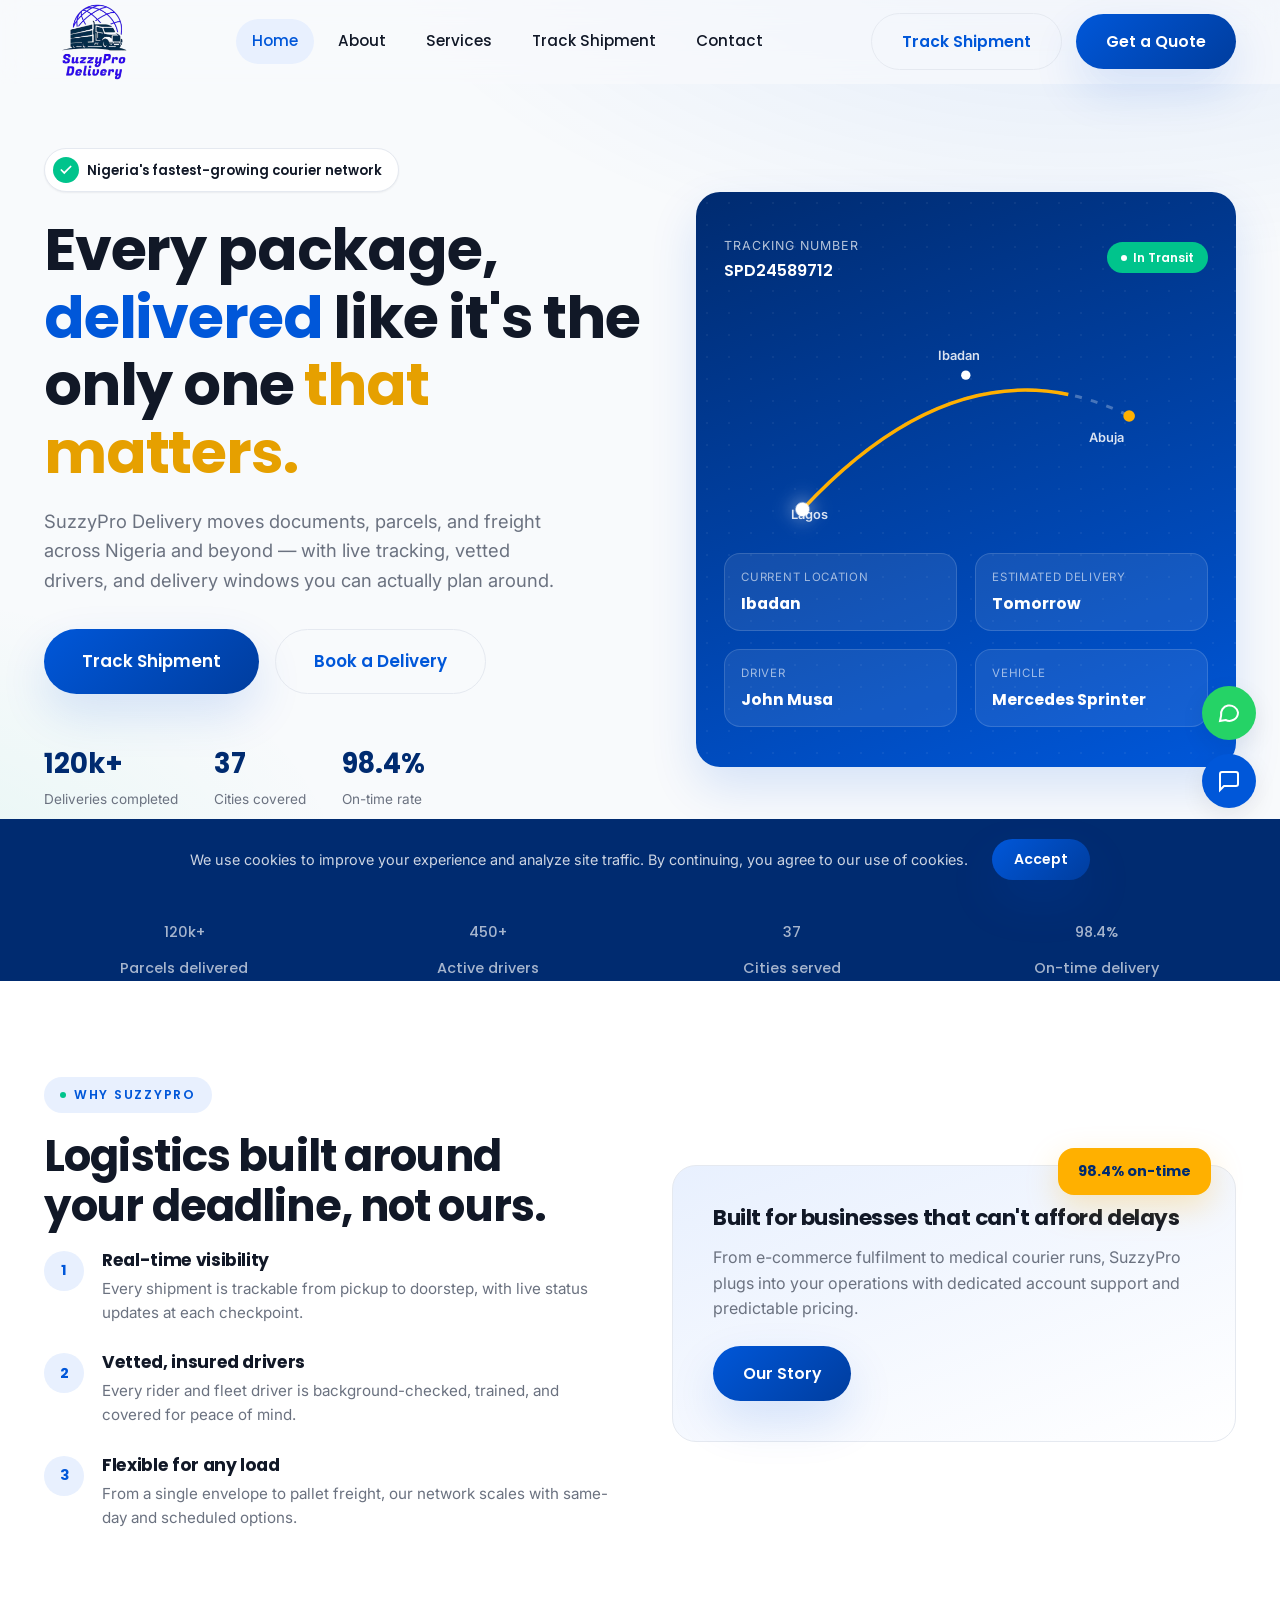
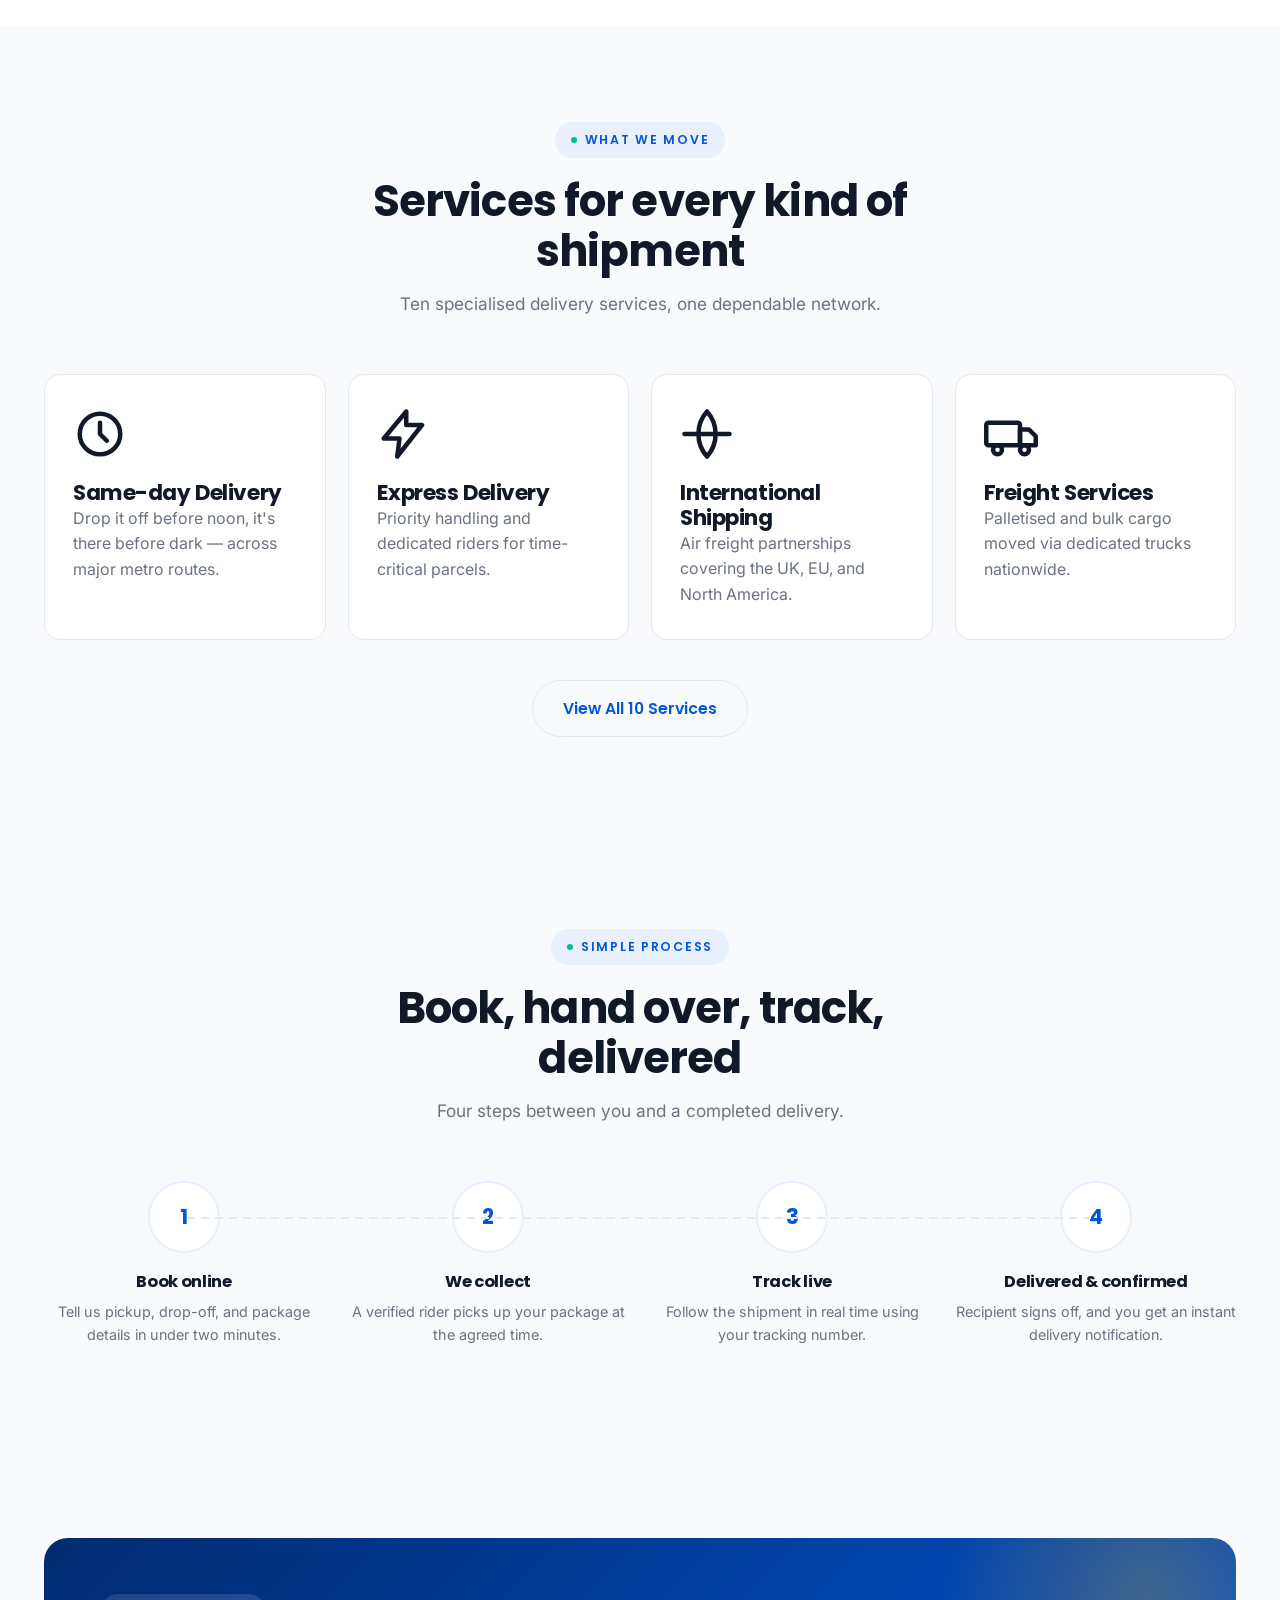
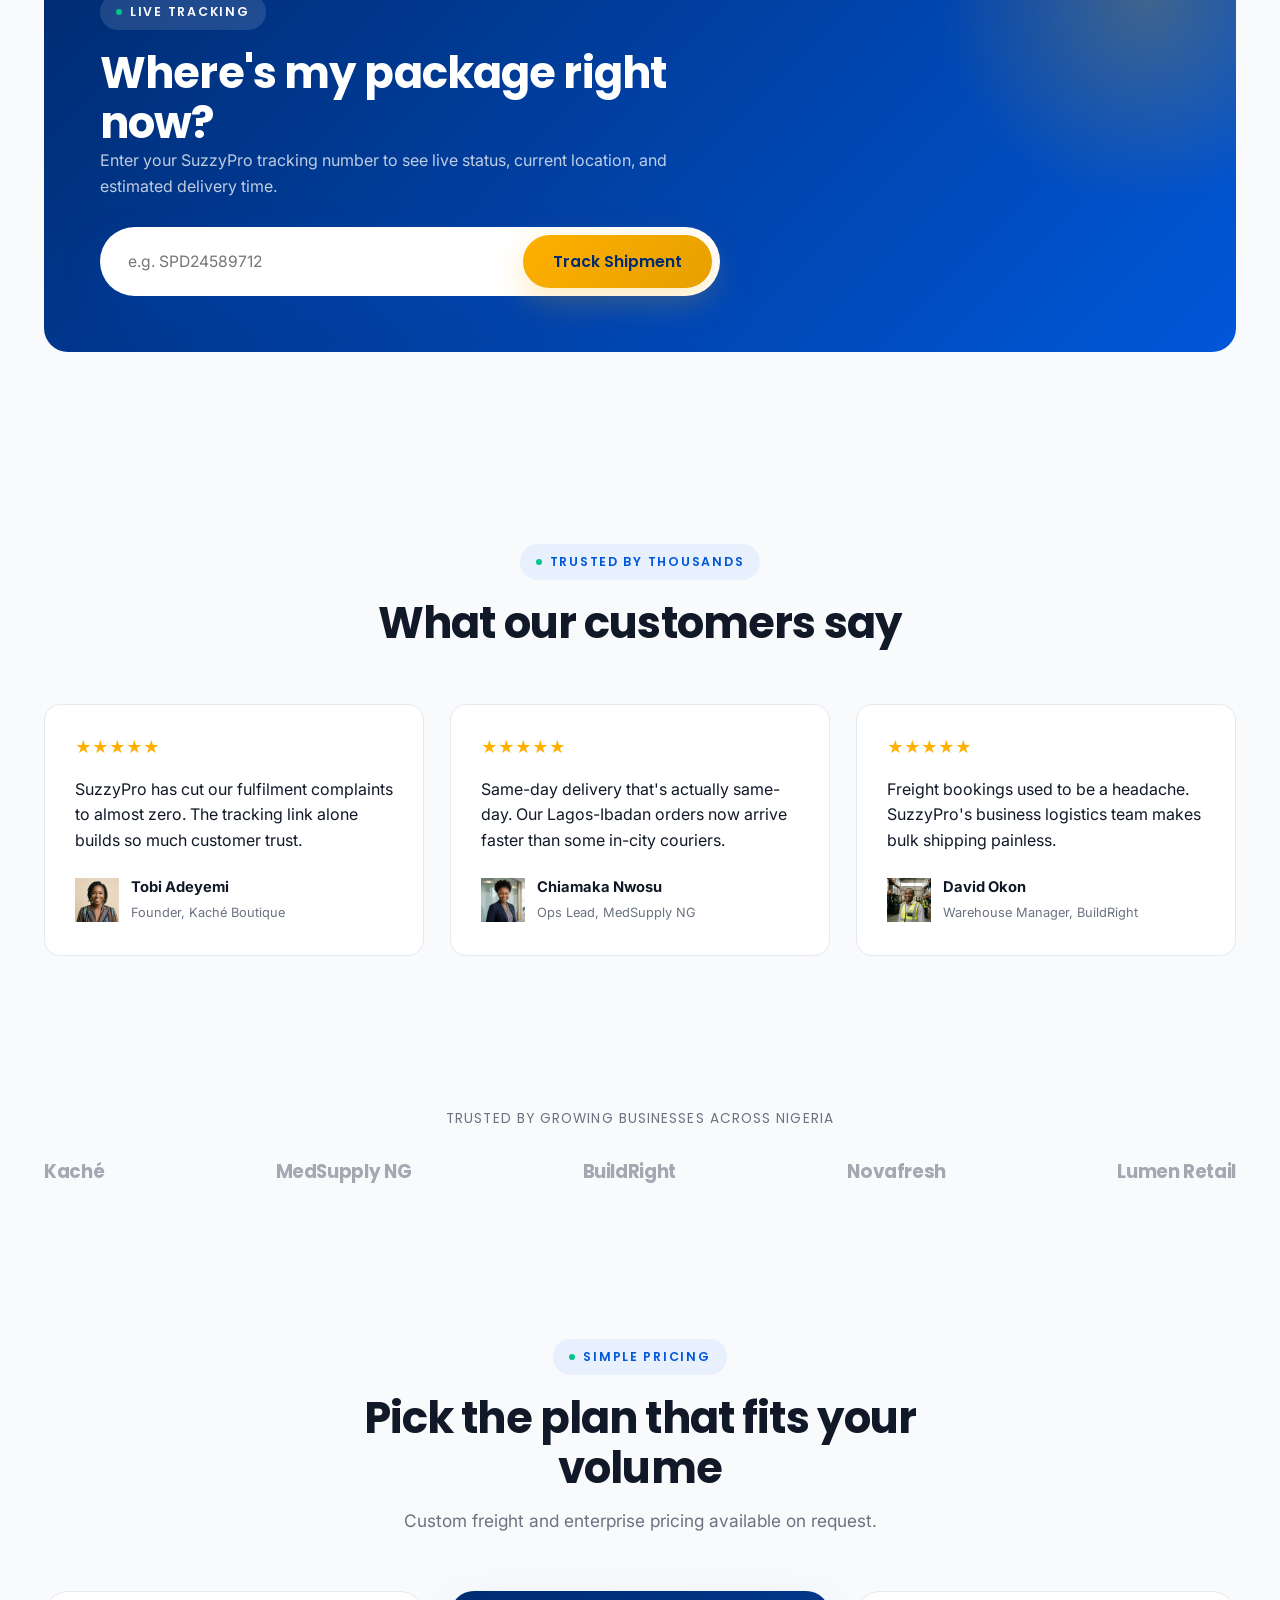
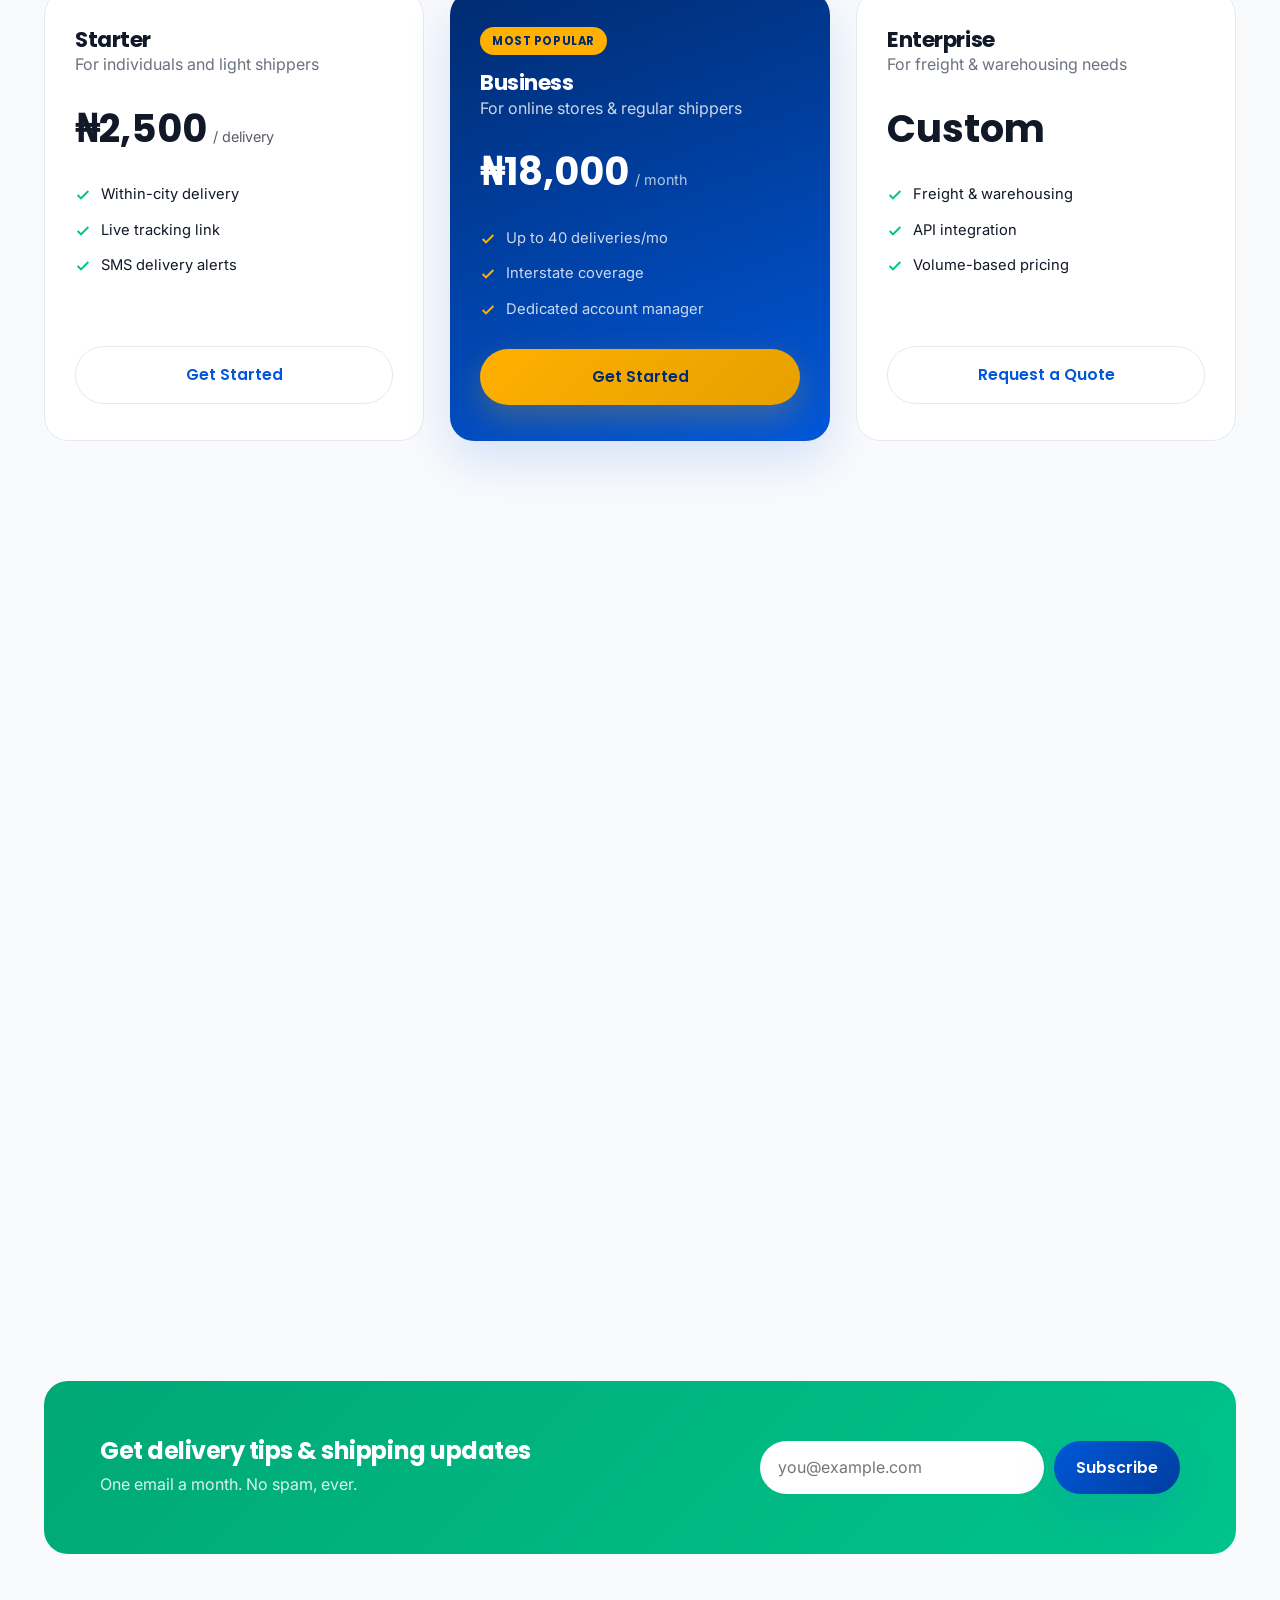
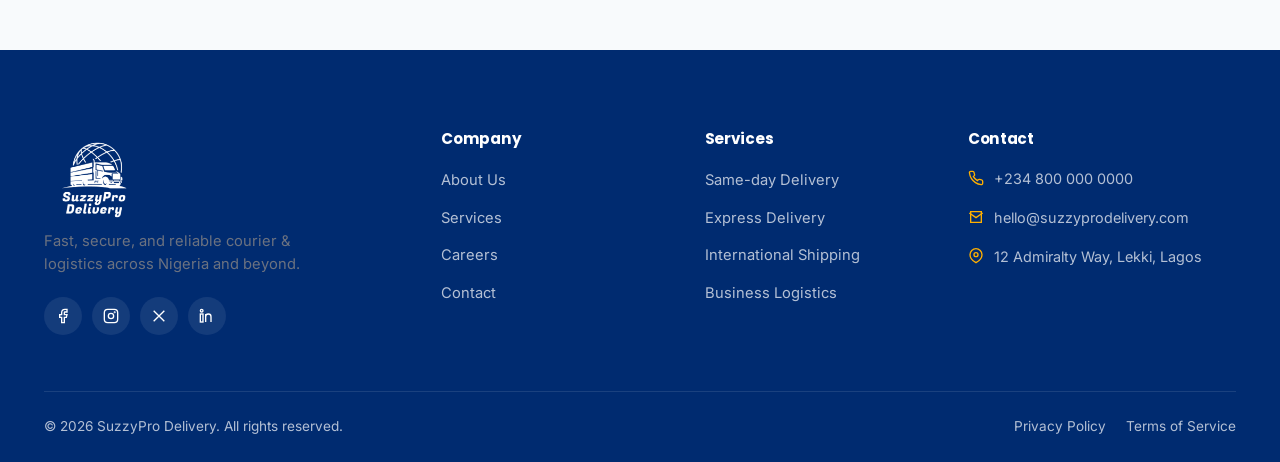
<file: index.html>
<!DOCTYPE html>
<html lang="en">
<head>
<meta charset="UTF-8">
<meta name="viewport" content="width=device-width, initial-scale=1.0">
<title>SuzzyPro Delivery | Fast, Secure Courier &amp; Logistics Across Nigeria</title>
<meta name="description" content="SuzzyPro Delivery is a premium courier and logistics company offering same-day, express, international shipping, freight and business logistics across Nigeria and beyond.">
<meta name="keywords" content="courier Nigeria, logistics company, same day delivery Lagos, express delivery, freight services, package tracking">
<link rel="canonical" href="https://www.suzzyprodelivery.com/">

<!-- Open Graph -->
<meta property="og:type" content="website">
<meta property="og:title" content="SuzzyPro Delivery | Fast, Secure Courier &amp; Logistics">
<meta property="og:description" content="Track, ship, and grow with Nigeria's most reliable courier and logistics partner.">
<meta property="og:url" content="https://www.suzzyprodelivery.com/">
<meta property="og:site_name" content="SuzzyPro Delivery">
<meta property="og:image" content="images/logos/og-cover.jpg">

<!-- Twitter -->
<meta name="twitter:card" content="summary_large_image">
<meta name="twitter:title" content="SuzzyPro Delivery | Fast, Secure Courier &amp; Logistics">
<meta name="twitter:description" content="Track, ship, and grow with Nigeria's most reliable courier and logistics partner.">
<meta name="twitter:image" content="images/logos/og-cover.jpg">

<link rel="icon" type="image/svg+xml" href="data:image/svg+xml,<svg xmlns=%22http://www.w3.org/2000/svg%22 viewBox=%220 0 24 24%22><rect width=%2224%22 height=%2224%22 rx=%226%22 fill=%22%230057D9%22/><path d=%22M5 12h11M12 6l7 6-7 6%22 stroke=%22white%22 stroke-width=%222.2%22 fill=%22none%22 stroke-linecap=%22round%22 stroke-linejoin=%22round%22/></svg>">

<link rel="preconnect" href="https://fonts.googleapis.com">
<link rel="preconnect" href="https://fonts.gstatic.com" crossorigin>
<link href="https://fonts.googleapis.com/css2?family=Inter:wght@400;500;600;700&amp;family=Poppins:wght@500;600;700&amp;display=swap" rel="stylesheet">

<link rel="stylesheet" href="css/style.css">
<link rel="stylesheet" href="css/animations.css">
<link rel="stylesheet" href="css/responsive.css">

<script type="application/ld+json">
{
  "@context": "https://schema.org",
  "@type": "LocalBusiness",
  "name": "SuzzyPro Delivery",
  "description": "Premium courier and logistics company offering same-day, express, international shipping and freight services.",
  "areaServed": "Nigeria",
  "url": "https://www.suzzyprodelivery.com/",
  "telephone": "+234-800-000-0000"
}
</script>
</head>
<body>

<div class="page-loader"><div class="spinner"></div></div>

<!-- ===== Navigation ===== -->
<header class="navbar">
  <div class="nav-inner">
    <a href="index.html" class="logo">
      <span class="logo-mark">
        <img class="suzzy-logo" src="./images/logos/suzzy-logo.png" alt="" srcset="">
        <!-- <svg viewBox="0 0 24 24" fill="none" stroke="white" stroke-width="2.2" stroke-linecap="round" stroke-linejoin="round"><path d="M5 12h11M12 6l7 6-7 6"/></svg> -->
      </span>
      <!-- Suzzy<span class="suffix">Pro</span> -->
    </a>
    <nav class="nav-links">
      <a href="index.html">Home</a>
      <a href="about.html">About</a>
      <a href="services.html">Services</a>
      <a href="tracking.html">Track Shipment</a>
      <a href="contact.html">Contact</a>
    </nav>
    <div class="nav-actions">
      <a href="tracking.html" class="btn btn-outline">Track Shipment</a>
      <a href="contact.html" class="btn btn-primary">Get a Quote</a>
    </div>
    <button class="nav-toggle" aria-label="Toggle navigation"><span></span><span></span><span></span></button>
  </div>
</header>

<main>
  <!-- ===== Hero ===== -->
  <section class="hero">
    <div class="container hero-grid">
      <div data-reveal="up">
        <span class="hero-eyebrow">
          <span class="dot"><svg viewBox="0 0 24 24" fill="none" stroke="white" stroke-width="3" stroke-linecap="round"><polyline points="20 6 9 17 4 12"/></svg></span>
          Nigeria's fastest-growing courier network
        </span>
        <h1>Every package, <span class="accent">delivered</span> like it's the only one <span class="accent-gold">that matters.</span></h1>
        <p class="hero-sub">SuzzyPro Delivery moves documents, parcels, and freight across Nigeria and beyond — with live tracking, vetted drivers, and delivery windows you can actually plan around.</p>
        <div class="hero-cta">
          <a href="tracking.html" class="btn btn-primary btn-lg">Track Shipment</a>
          <a href="contact.html" class="btn btn-outline btn-lg">Book a Delivery</a>
        </div>
        <div class="hero-trust">
          <div class="trust-item"><strong data-count="120" data-suffix="k+">0</strong><span>Deliveries completed</span></div>
          <div class="trust-item"><strong data-count="37" data-suffix="">0</strong><span>Cities covered</span></div>
          <div class="trust-item"><strong data-count="98.4" data-suffix="%">0</strong><span>On-time rate</span></div>
        </div>
      </div>

      <div data-reveal="right">
        <div class="route-visual floating-slow">
          <div class="route-card-header">
            <div>
              <span class="label">Tracking Number</span>
              <div class="id">SPD24589712</div>
            </div>
            <span class="status-pill">In Transit</span>
          </div>
          <div class="route-path">
            <svg viewBox="0 0 300 180">
              <path class="path-line" d="M 10 170 Q 150 20 290 90"/>
              <path class="path-progress" d="M 10 170 Q 150 20 290 90"/>
              <circle class="city-dot origin" cx="10" cy="170" r="5"/>
              <circle class="city-dot" cx="150" cy="55" r="4"/>
              <circle class="city-dot dest" cx="290" cy="90" r="5"/>
              <text class="city-label" x="0" y="178" fill="white">Lagos</text>
              <text class="city-label" x="126" y="42" fill="white">Ibadan</text>
              <text class="city-label" x="256" y="112" fill="white">Abuja</text>
              <circle class="pkg-dot" r="6"/>
            </svg>
          </div>
          <div class="route-meta">
            <div class="meta-item"><span>Current Location</span><strong>Ibadan</strong></div>
            <div class="meta-item"><span>Estimated Delivery</span><strong>Tomorrow</strong></div>
            <div class="meta-item"><span>Driver</span><strong>John Musa</strong></div>
            <div class="meta-item"><span>Vehicle</span><strong>Mercedes Sprinter</strong></div>
          </div>
        </div>
      </div>
    </div>
  </section>

  <!-- ===== Stats bar ===== -->
  <section class="stats-bar" style="padding-top:0;padding-bottom:0;">
    <div class="container stats-grid">
      <div class="stat-item" data-reveal="up"><strong><span data-count="120" data-suffix="k+">0</span></strong><span>Parcels delivered</span></div>
      <div class="stat-item" data-reveal="up" style="--delay:.08s"><strong><span data-count="450" data-suffix="+">0</span></strong><span>Active drivers</span></div>
      <div class="stat-item" data-reveal="up" style="--delay:.16s"><strong><span data-count="37" data-suffix="">0</span></strong><span>Cities served</span></div>
      <div class="stat-item" data-reveal="up" style="--delay:.24s"><strong><span data-count="98.4" data-suffix="%">0</span></strong><span>On-time delivery</span></div>
    </div>
  </section>

  <!-- ===== Why choose us ===== -->
  <section class="why-us">
    <div class="container why-grid">
      <div data-reveal="left">
        <span class="eyebrow">Why SuzzyPro</span>
        <h2 style="margin-bottom:20px;">Logistics built around your deadline, not ours.</h2>
        <div class="why-list">
          <div class="why-item">
            <span class="num">1</span>
            <div><h4>Real-time visibility</h4><p>Every shipment is trackable from pickup to doorstep, with live status updates at each checkpoint.</p></div>
          </div>
          <div class="why-item">
            <span class="num">2</span>
            <div><h4>Vetted, insured drivers</h4><p>Every rider and fleet driver is background-checked, trained, and covered for peace of mind.</p></div>
          </div>
          <div class="why-item">
            <span class="num">3</span>
            <div><h4>Flexible for any load</h4><p>From a single envelope to pallet freight, our network scales with same-day and scheduled options.</p></div>
          </div>
        </div>
      </div>
      <div data-reveal="right">
        <div class="why-visual">
          <span class="why-badge">98.4% on-time</span>
          <h3 style="margin-bottom:14px;">Built for businesses that can't afford delays</h3>
          <p style="margin-bottom:24px;">From e-commerce fulfilment to medical courier runs, SuzzyPro plugs into your operations with dedicated account support and predictable pricing.</p>
          <a href="about.html" class="btn btn-primary">Our Story</a>
        </div>
      </div>
    </div>
  </section>

  <!-- ===== Services preview ===== -->
  <section class="bg-alt">
    <div class="container">
      <div class="section-head" data-reveal="up">
        <span class="eyebrow">What we move</span>
        <h2>Services for every kind of shipment</h2>
        <p>Ten specialised delivery services, one dependable network.</p>
      </div>
      <div class="grid-4">
        <div class="card" data-reveal="up" data-reveal-group="svc">
          <div class="icon-tile"><svg viewBox="0 0 24 24" fill="none" stroke="currentColor" stroke-width="2" stroke-linecap="round" stroke-linejoin="round"><circle cx="12" cy="12" r="9"/><path d="M12 7v5l3 3"/></svg></div>
          <h3>Same-day Delivery</h3>
          <p>Drop it off before noon, it's there before dark — across major metro routes.</p>
        </div>
        <div class="card" data-reveal="up" data-reveal-group="svc">
          <div class="icon-tile gold"><svg viewBox="0 0 24 24" fill="none" stroke="currentColor" stroke-width="2" stroke-linecap="round" stroke-linejoin="round"><path d="M13 2 3 14h7l-1 8 11-14h-7z"/></svg></div>
          <h3>Express Delivery</h3>
          <p>Priority handling and dedicated riders for time-critical parcels.</p>
        </div>
        <div class="card" data-reveal="up" data-reveal-group="svc">
          <div class="icon-tile green"><svg viewBox="0 0 24 24" fill="none" stroke="currentColor" stroke-width="2" stroke-linecap="round" stroke-linejoin="round"><path d="M2 12h20M12 2a15 15 0 0 1 0 20 15 15 0 0 1 0-20z"/></svg></div>
          <h3>International Shipping</h3>
          <p>Air freight partnerships covering the UK, EU, and North America.</p>
        </div>
        <div class="card" data-reveal="up" data-reveal-group="svc">
          <div class="icon-tile"><svg viewBox="0 0 24 24" fill="none" stroke="currentColor" stroke-width="2" stroke-linecap="round" stroke-linejoin="round"><rect x="1" y="7" width="15" height="10" rx="1"/><path d="M16 10h4l3 3v4h-7z"/><circle cx="6" cy="19" r="2"/><circle cx="18" cy="19" r="2"/></svg></div>
          <h3>Freight Services</h3>
          <p>Palletised and bulk cargo moved via dedicated trucks nationwide.</p>
        </div>
      </div>
      <div class="text-center mt-40" data-reveal="up">
        <a href="services.html" class="btn btn-outline">View All 10 Services</a>
      </div>
    </div>
  </section>

  <!-- ===== How it works ===== -->
  <section>
    <div class="container">
      <div class="section-head" data-reveal="up">
        <span class="eyebrow">Simple process</span>
        <h2>Book, hand over, track, delivered</h2>
        <p>Four steps between you and a completed delivery.</p>
      </div>
      <div class="how-steps">
        <div class="how-step" data-reveal="up" data-reveal-group="how">
          <div class="step-circle">1</div>
          <h4>Book online</h4>
          <p>Tell us pickup, drop-off, and package details in under two minutes.</p>
        </div>
        <div class="how-step" data-reveal="up" data-reveal-group="how">
          <div class="step-circle">2</div>
          <h4>We collect</h4>
          <p>A verified rider picks up your package at the agreed time.</p>
        </div>
        <div class="how-step" data-reveal="up" data-reveal-group="how">
          <div class="step-circle">3</div>
          <h4>Track live</h4>
          <p>Follow the shipment in real time using your tracking number.</p>
        </div>
        <div class="how-step" data-reveal="up" data-reveal-group="how">
          <div class="step-circle">4</div>
          <h4>Delivered &amp; confirmed</h4>
          <p>Recipient signs off, and you get an instant delivery notification.</p>
        </div>
      </div>
    </div>
  </section>

  <!-- ===== Tracking widget ===== -->
  <section class="bg-alt">
    <div class="container">
      <div class="tracking-widget" data-reveal="zoom">
        <div class="tracking-widget-inner">
          <span class="eyebrow" style="background:rgba(255,255,255,0.12);color:white;">Live tracking</span>
          <h2>Where's my package right now?</h2>
          <p>Enter your SuzzyPro tracking number to see live status, current location, and estimated delivery time.</p>
          <form class="track-form">
            <input type="text" name="trackingNumber" placeholder="e.g. SPD24589712" required>
            <button type="submit" class="btn btn-gold">Track Shipment</button>
          </form>
        </div>
      </div>
    </div>
  </section>

  <!-- ===== Testimonials ===== -->
  <section>
    <div class="container">
      <div class="section-head" data-reveal="up">
        <span class="eyebrow">Trusted by thousands</span>
        <h2>What our customers say</h2>
      </div>
      <div class="grid-3">
        <div class="testimonial-card" data-reveal="up" data-reveal-group="test">
          <div class="stars">★★★★★</div>
          <p class="quote">SuzzyPro has cut our fulfilment complaints to almost zero. The tracking link alone builds so much customer trust.</p>
          <div class="testimonial-person"><div class="avatar"><img src="./images/testimonials/tobi-adeyemi.png" alt="" srcset=""></div><div><strong>Tobi Adeyemi</strong><span>Founder, Kaché Boutique</span></div></div>
        </div>
        <div class="testimonial-card" data-reveal="up" data-reveal-group="test">
          <div class="stars">★★★★★</div>
          <p class="quote">Same-day delivery that's actually same-day. Our Lagos-Ibadan orders now arrive faster than some in-city couriers.</p>
          <div class="testimonial-person"><div class="avatar"><img src="./images/testimonials/chiamaka-nwosu.png" alt="" srcset=""></div><div><strong>Chiamaka Nwosu</strong><span>Ops Lead, MedSupply NG</span></div></div>
        </div>
        <div class="testimonial-card" data-reveal="up" data-reveal-group="test">
          <div class="stars">★★★★★</div>
          <p class="quote">Freight bookings used to be a headache. SuzzyPro's business logistics team makes bulk shipping painless.</p>
          <div class="testimonial-person"><div class="avatar"><img src="./images/testimonials/david-okon.png" alt="" srcset=""></div><div><strong>David Okon</strong><span>Warehouse Manager, BuildRight</span></div></div>
        </div>
      </div>
    </div>
  </section>

  <!-- ===== Partners ===== -->
  <section class="bg-alt" style="padding:56px 0;">
    <div class="container">
      <p class="text-center" style="margin-bottom:28px;font-size:0.85rem;letter-spacing:0.08em;text-transform:uppercase;font-family:var(--font-heading);">Trusted by growing businesses across Nigeria</p>
      <div class="partners-strip">
        <span class="partner-logo">Kaché</span>
        <span class="partner-logo">MedSupply NG</span>
        <span class="partner-logo">BuildRight</span>
        <span class="partner-logo">Novafresh</span>
        <span class="partner-logo">Lumen Retail</span>
      </div>
    </div>
  </section>

  <!-- ===== Pricing summary ===== -->
  <section>
    <div class="container">
      <div class="section-head" data-reveal="up">
        <span class="eyebrow">Simple pricing</span>
        <h2>Pick the plan that fits your volume</h2>
        <p>Custom freight and enterprise pricing available on request.</p>
      </div>
      <div class="pricing-grid">
        <div class="price-card" data-reveal="up" data-reveal-group="price">
          <h3>Starter</h3>
          <p>For individuals and light shippers</p>
          <div class="price-tag"><span class="amount">₦2,500</span><span class="period">/ delivery</span></div>
          <ul class="price-list">
            <li><svg viewBox="0 0 24 24" fill="none" stroke="currentColor" stroke-width="3"><polyline points="20 6 9 17 4 12"/></svg>Within-city delivery</li>
            <li><svg viewBox="0 0 24 24" fill="none" stroke="currentColor" stroke-width="3"><polyline points="20 6 9 17 4 12"/></svg>Live tracking link</li>
            <li><svg viewBox="0 0 24 24" fill="none" stroke="currentColor" stroke-width="3"><polyline points="20 6 9 17 4 12"/></svg>SMS delivery alerts</li>
          </ul>
          <a href="contact.html" class="btn btn-outline btn-block">Get Started</a>
        </div>
        <div class="price-card featured" data-reveal="up" data-reveal-group="price">
          <span class="featured-tag">Most popular</span>
          <h3>Business</h3>
          <p>For online stores &amp; regular shippers</p>
          <div class="price-tag"><span class="amount">₦18,000</span><span class="period">/ month</span></div>
          <ul class="price-list">
            <li><svg viewBox="0 0 24 24" fill="none" stroke="currentColor" stroke-width="3"><polyline points="20 6 9 17 4 12"/></svg>Up to 40 deliveries/mo</li>
            <li><svg viewBox="0 0 24 24" fill="none" stroke="currentColor" stroke-width="3"><polyline points="20 6 9 17 4 12"/></svg>Interstate coverage</li>
            <li><svg viewBox="0 0 24 24" fill="none" stroke="currentColor" stroke-width="3"><polyline points="20 6 9 17 4 12"/></svg>Dedicated account manager</li>
          </ul>
          <a href="contact.html" class="btn btn-gold btn-block">Get Started</a>
        </div>
        <div class="price-card" data-reveal="up" data-reveal-group="price">
          <h3>Enterprise</h3>
          <p>For freight &amp; warehousing needs</p>
          <div class="price-tag"><span class="amount">Custom</span></div>
          <ul class="price-list">
            <li><svg viewBox="0 0 24 24" fill="none" stroke="currentColor" stroke-width="3"><polyline points="20 6 9 17 4 12"/></svg>Freight &amp; warehousing</li>
            <li><svg viewBox="0 0 24 24" fill="none" stroke="currentColor" stroke-width="3"><polyline points="20 6 9 17 4 12"/></svg>API integration</li>
            <li><svg viewBox="0 0 24 24" fill="none" stroke="currentColor" stroke-width="3"><polyline points="20 6 9 17 4 12"/></svg>Volume-based pricing</li>
          </ul>
          <a href="contact.html" class="btn btn-outline btn-block">Request a Quote</a>
        </div>
      </div>
    </div>
  </section>

  <!-- ===== FAQ ===== -->
  <section class="bg-alt">
    <div class="container">
      <div class="section-head" data-reveal="up">
        <span class="eyebrow">Questions</span>
        <h2>Frequently asked questions</h2>
      </div>
      <div class="faq-list" data-reveal="up">
        <div class="faq-item open">
          <button class="faq-q">How do I track my shipment? <span class="plus">+</span></button>
          <div class="faq-a"><div class="faq-a-inner">Enter your tracking number on our <a href="tracking.html" style="color:var(--color-primary);text-decoration:underline;">tracking page</a> or the widget above. You'll see live status, current location, and estimated delivery time.</div></div>
        </div>
        <div class="faq-item">
          <button class="faq-q">What areas do you deliver to? <span class="plus">+</span></button>
          <div class="faq-a"><div class="faq-a-inner">We cover 37 cities across Nigeria, with international shipping available to select countries via air freight partners.</div></div>
        </div>
        <div class="faq-item">
          <button class="faq-q">How fast is same-day delivery? <span class="plus">+</span></button>
          <div class="faq-a"><div class="faq-a-inner">Packages booked before 12 PM within a covered metro area are typically delivered the same day, often within 4-6 hours.</div></div>
        </div>
        <div class="faq-item">
          <button class="faq-q">Do you offer business/bulk shipping rates? <span class="plus">+</span></button>
          <div class="faq-a"><div class="faq-a-inner">Yes — our Business and Enterprise plans offer volume discounts, dedicated account managers, and monthly invoicing.</div></div>
        </div>
      </div>
    </div>
  </section>

  <!-- ===== Newsletter ===== -->
  <section>
    <div class="container">
      <div class="newsletter" data-reveal="zoom">
        <div>
          <h3>Get delivery tips &amp; shipping updates</h3>
          <p>One email a month. No spam, ever.</p>
        </div>
        <form class="newsletter-form">
          <input type="email" placeholder="you@example.com" required>
          <button type="submit" class="btn btn-primary">Subscribe</button>
        </form>
      </div>
    </div>
  </section>
</main>

<!-- ===== Footer ===== -->
<footer>
  <div class="container">
    <div class="footer-grid">
      <div class="footer-brand">
        <a href="index.html" class="logo">
          <img class="suzzy-logo" src="./images/logos/logo-white.png" alt="" srcset="">
          <!-- <span class="logo-mark"><svg viewBox="0 0 24 24" fill="none" stroke="white" stroke-width="2.2" stroke-linecap="round" stroke-linejoin="round"><path d="M5 12h11M12 6l7 6-7 6"/></svg></span> -->
          <!-- Suzzy<span class="suffix" style="color:var(--color-secondary);">Pro</span> -->
        </a>
        <p>Fast, secure, and reliable courier &amp; logistics across Nigeria and beyond.</p>
        <div class="footer-social">
          <a href="#" aria-label="Facebook"><svg viewBox="0 0 24 24" fill="none" stroke="white" stroke-width="2"><path d="M18 2h-3a5 5 0 0 0-5 5v3H7v4h3v8h4v-8h3l1-4h-4V7a1 1 0 0 1 1-1h3z"/></svg></a>
          <a href="#" aria-label="Instagram"><svg viewBox="0 0 24 24" fill="none" stroke="white" stroke-width="2"><rect x="2" y="2" width="20" height="20" rx="5"/><circle cx="12" cy="12" r="4"/><circle cx="17.5" cy="6.5" r="0.5" fill="white"/></svg></a>
          <a href="#" aria-label="X"><svg viewBox="0 0 24 24" fill="none" stroke="white" stroke-width="2"><path d="M4 4l16 16M20 4 4 20"/></svg></a>
          <a href="#" aria-label="LinkedIn"><svg viewBox="0 0 24 24" fill="none" stroke="white" stroke-width="2"><rect x="2" y="9" width="4" height="12"/><circle cx="4" cy="4" r="2"/><path d="M10 9v12M10 13a4 4 0 0 1 8 0v8"/></svg></a>
        </div>
      </div>
      <div class="footer-col">
        <h5>Company</h5>
        <ul>
          <li><a href="about.html">About Us</a></li>
          <li><a href="services.html">Services</a></li>
          <li><a href="contact.html">Careers</a></li>
          <li><a href="contact.html">Contact</a></li>
        </ul>
      </div>
      <div class="footer-col">
        <h5>Services</h5>
        <ul>
          <li><a href="services.html">Same-day Delivery</a></li>
          <li><a href="services.html">Express Delivery</a></li>
          <li><a href="services.html">International Shipping</a></li>
          <li><a href="services.html">Business Logistics</a></li>
        </ul>
      </div>
      <div class="footer-col">
        <h5>Contact</h5>
        <ul class="footer-contact">
          <li><svg viewBox="0 0 24 24" fill="none" stroke="currentColor" stroke-width="2"><path d="M22 16.92v3a2 2 0 0 1-2.18 2 19.79 19.79 0 0 1-8.63-3.07 19.5 19.5 0 0 1-6-6 19.79 19.79 0 0 1-3.07-8.67A2 2 0 0 1 4.11 2h3a2 2 0 0 1 2 1.72c.13.96.36 1.9.7 2.81a2 2 0 0 1-.45 2.11L8.09 9.91a16 16 0 0 0 6 6l1.27-1.27a2 2 0 0 1 2.11-.45c.9.34 1.85.57 2.81.7A2 2 0 0 1 22 16.92z"/></svg>+234 800 000 0000</li>
          <li><svg viewBox="0 0 24 24" fill="none" stroke="currentColor" stroke-width="2"><path d="M4 4h16v16H4z"/><path d="m22 6-10 7L2 6"/></svg>hello@suzzyprodelivery.com</li>
          <li><svg viewBox="0 0 24 24" fill="none" stroke="currentColor" stroke-width="2"><path d="M21 10c0 7-9 12-9 12s-9-5-9-12a9 9 0 0 1 18 0z"/><circle cx="12" cy="10" r="3"/></svg>12 Admiralty Way, Lekki, Lagos</li>
        </ul>
      </div>
    </div>
    <div class="footer-bottom">
      <span>© 2026 SuzzyPro Delivery. All rights reserved.</span>
      <div class="footer-bottom-links">
        <a href="#">Privacy Policy</a>
        <a href="#">Terms of Service</a>
      </div>
    </div>
  </div>
</footer>

<!-- ===== Floating buttons ===== -->
<div class="float-stack">
  <a href="https://wa.me/2348000000000" class="float-btn whatsapp" aria-label="Chat on WhatsApp" target="_blank" rel="noopener">
    <svg viewBox="0 0 24 24" fill="none" stroke="white" stroke-width="2"><path d="M21 11.5a8.5 8.5 0 0 1-12.4 7.5L3 20l1.1-5.4A8.5 8.5 0 1 1 21 11.5z"/></svg>
  </a>
  <button class="float-btn chat" aria-label="Live chat">
    <svg viewBox="0 0 24 24" fill="none" stroke="white" stroke-width="2"><path d="M21 15a2 2 0 0 1-2 2H7l-4 4V5a2 2 0 0 1 2-2h14a2 2 0 0 1 2 2z"/></svg>
  </button>
  <button class="float-btn top" aria-label="Back to top">
    <svg viewBox="0 0 24 24" fill="none" stroke="currentColor" stroke-width="2"><path d="M12 19V5M5 12l7-7 7 7"/></svg>
  </button>
</div>

<!-- ===== Cookie notice ===== -->
<div class="cookie-banner">
  <p>We use cookies to improve your experience and analyze site traffic. By continuing, you agree to our use of cookies.</p>
  <button class="btn btn-primary">Accept</button>
</div>

<script src="js/main.js"></script>
<script src="js/animations.js"></script>
<script src="js/tracking.js"></script>
</body>
</html>
</file>
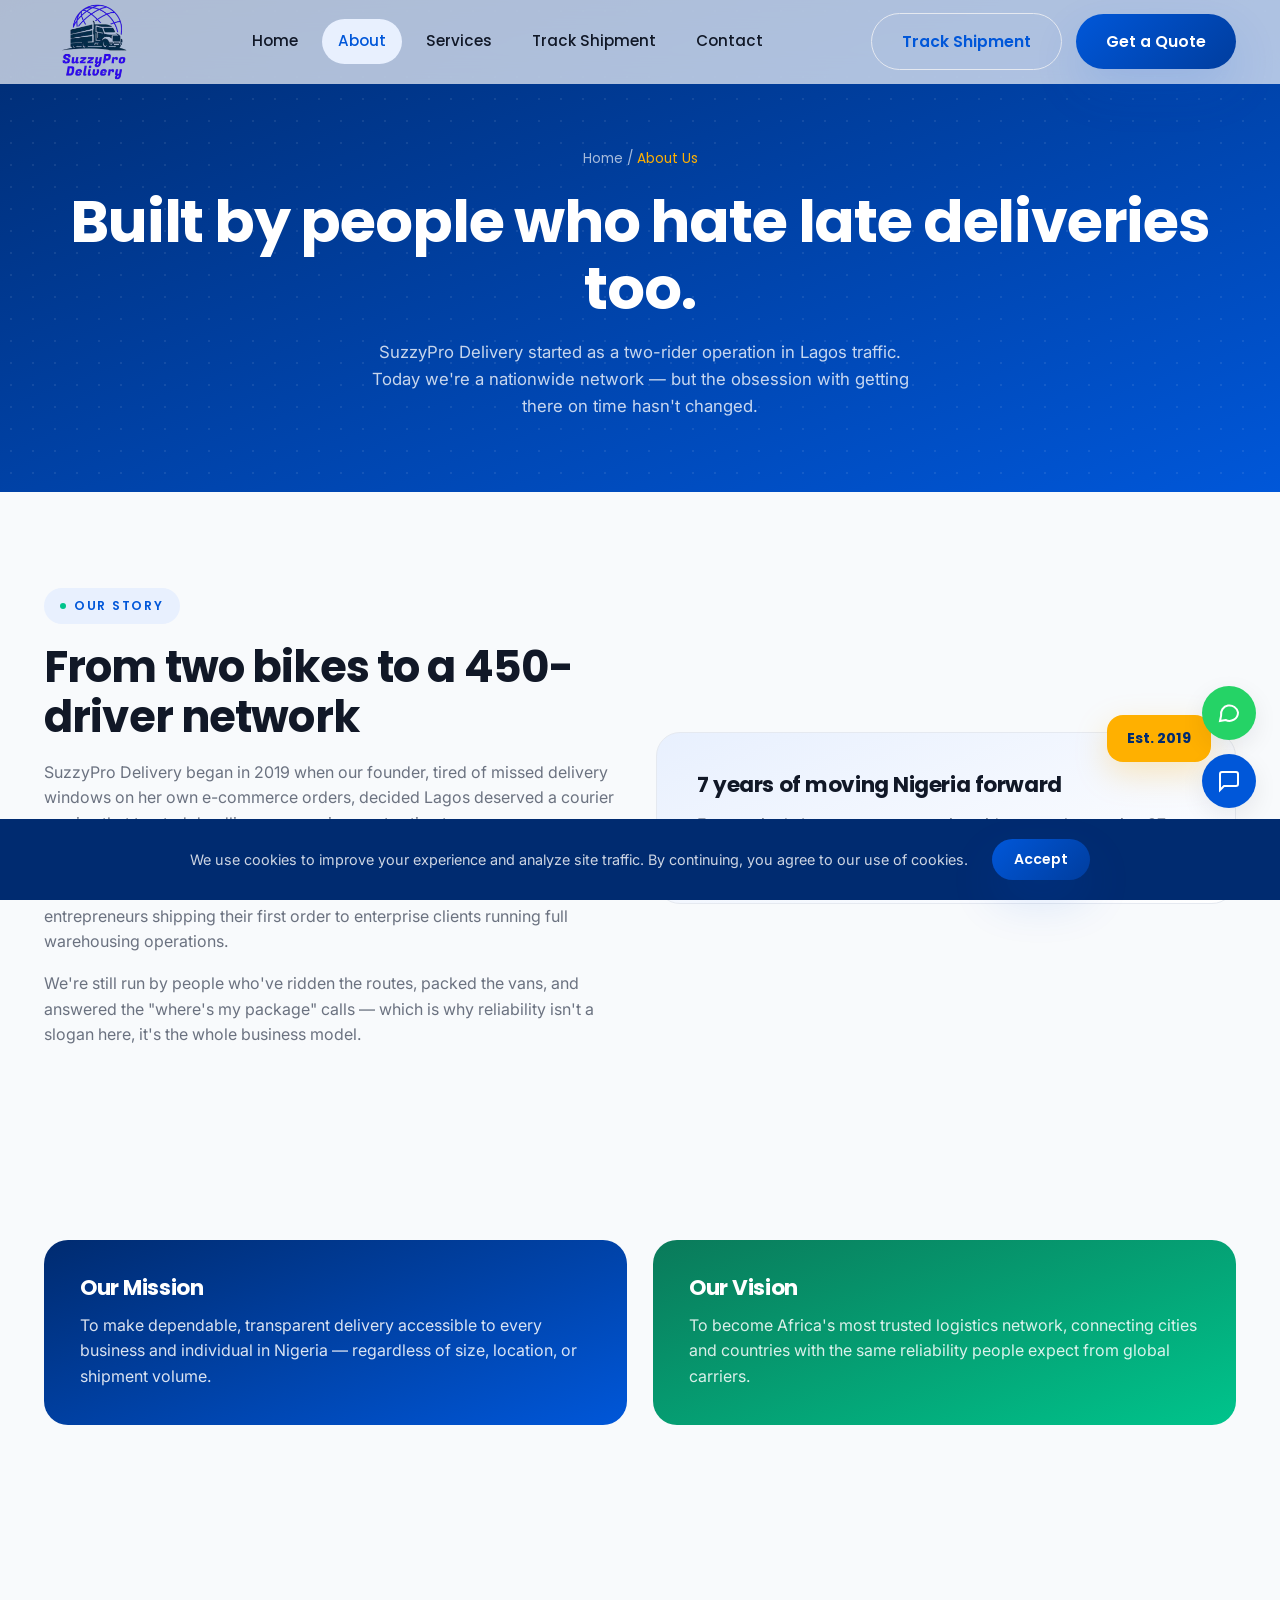
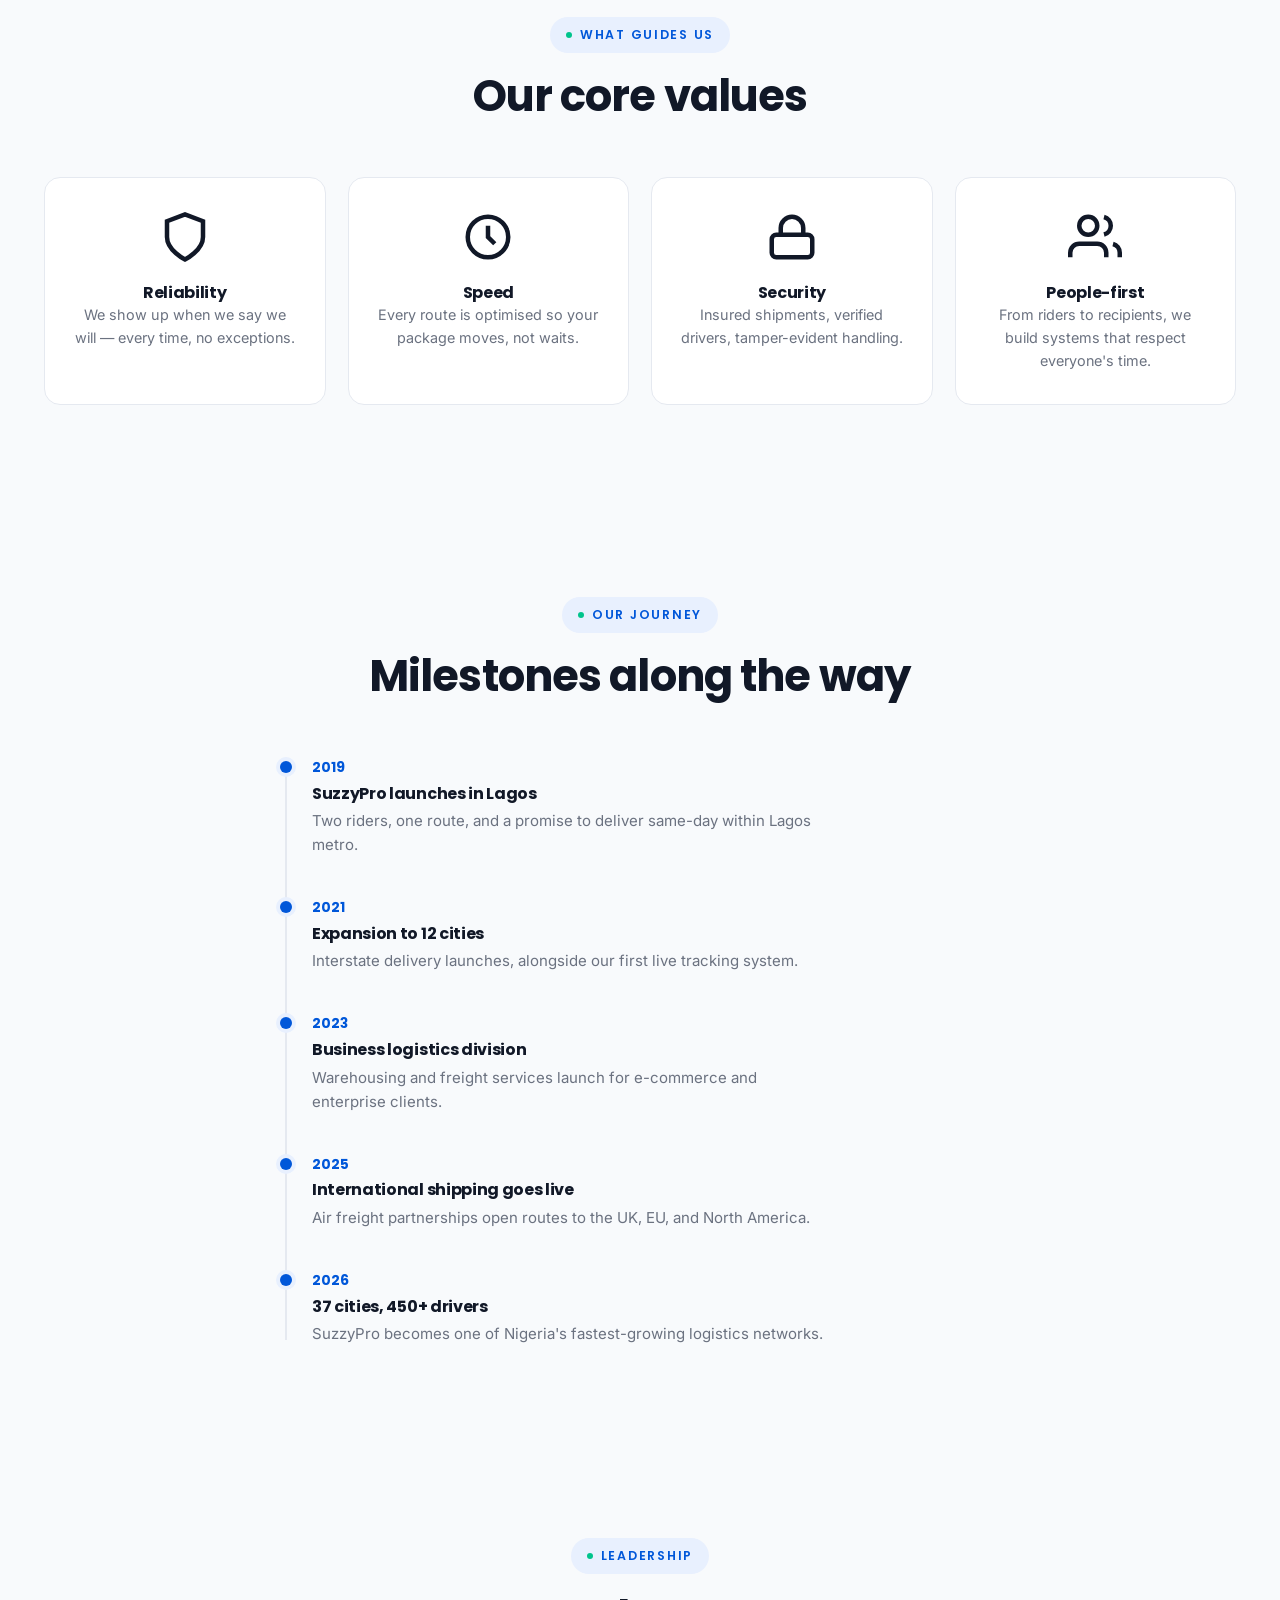
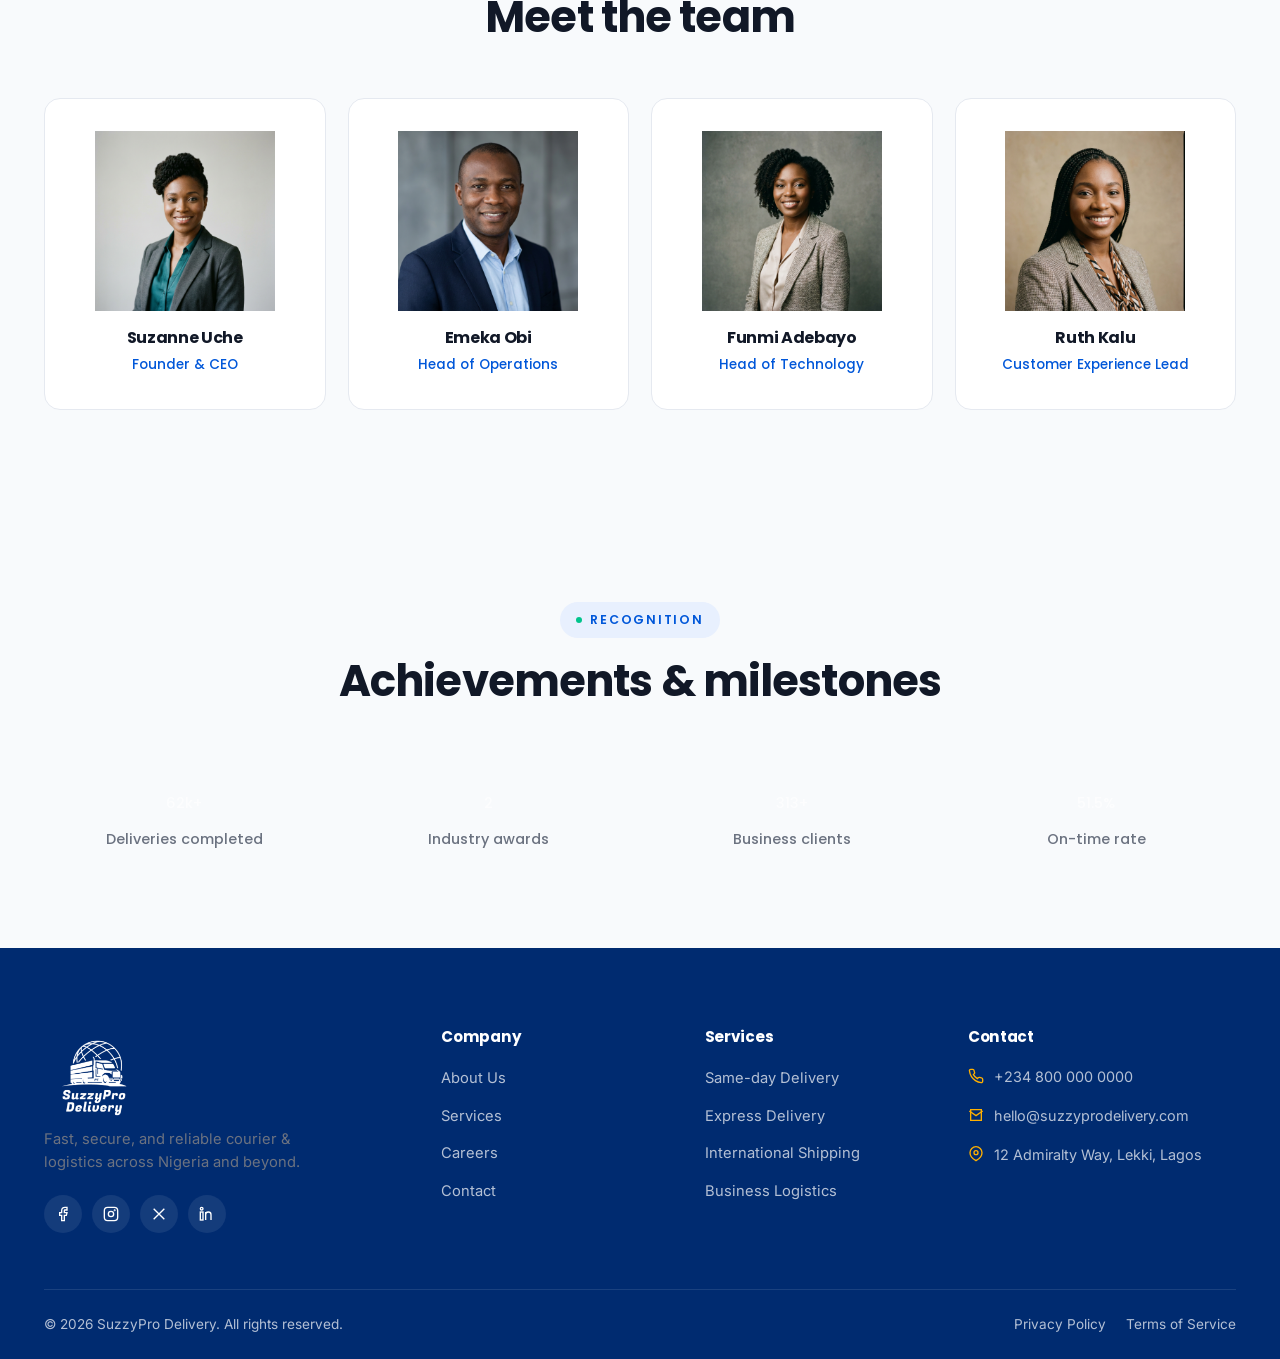
<file: about.html>
<!DOCTYPE html>
<html lang="en">
<head>
<meta charset="UTF-8">
<meta name="viewport" content="width=device-width, initial-scale=1.0">
<title>About Us | SuzzyPro Delivery</title>
<meta name="description" content="Learn about SuzzyPro Delivery's story, mission, vision, and the team building Nigeria's most reliable courier and logistics network.">
<meta name="keywords" content="about SuzzyPro Delivery, logistics company Nigeria, courier company history">
<link rel="canonical" href="https://www.suzzyprodelivery.com/about.html">

<meta property="og:type" content="website">
<meta property="og:title" content="About SuzzyPro Delivery">
<meta property="og:description" content="The story, mission, and team behind SuzzyPro Delivery.">
<meta property="og:url" content="https://www.suzzyprodelivery.com/about.html">
<meta property="og:site_name" content="SuzzyPro Delivery">

<meta name="twitter:card" content="summary_large_image">
<meta name="twitter:title" content="About SuzzyPro Delivery">
<meta name="twitter:description" content="The story, mission, and team behind SuzzyPro Delivery.">

<link rel="icon" type="image/svg+xml" href="data:image/svg+xml,<svg xmlns=%22http://www.w3.org/2000/svg%22 viewBox=%220 0 24 24%22><rect width=%2224%22 height=%2224%22 rx=%226%22 fill=%22%230057D9%22/><path d=%22M5 12h11M12 6l7 6-7 6%22 stroke=%22white%22 stroke-width=%222.2%22 fill=%22none%22 stroke-linecap=%22round%22 stroke-linejoin=%22round%22/></svg>">

<link rel="preconnect" href="https://fonts.googleapis.com">
<link rel="preconnect" href="https://fonts.gstatic.com" crossorigin>
<link href="https://fonts.googleapis.com/css2?family=Inter:wght@400;500;600;700&amp;family=Poppins:wght@500;600;700&amp;display=swap" rel="stylesheet">

<link rel="stylesheet" href="css/style.css">
<link rel="stylesheet" href="css/animations.css">
<link rel="stylesheet" href="css/responsive.css">
</head>
<body>

<div class="page-loader"><div class="spinner"></div></div>

<header class="navbar">
  <div class="nav-inner">
    <a href="index.html" class="logo">
      <img class="suzzy-logo" src="./images/logos/suzzy-logo.png" alt="" srcset="">
      <!-- <span class="logo-mark"><svg viewBox="0 0 24 24" fill="none" stroke="white" stroke-width="2.2" stroke-linecap="round" stroke-linejoin="round"><path d="M5 12h11M12 6l7 6-7 6"/></svg></span> -->
      <!-- Suzzy<span class="suffix">Pro</span> -->
    </a>
    <nav class="nav-links">
      <a href="index.html">Home</a>
      <a href="about.html">About</a>
      <a href="services.html">Services</a>
      <a href="tracking.html">Track Shipment</a>
      <a href="contact.html">Contact</a>
    </nav>
    <div class="nav-actions">
      <a href="tracking.html" class="btn btn-outline">Track Shipment</a>
      <a href="contact.html" class="btn btn-primary">Get a Quote</a>
    </div>
    <button class="nav-toggle" aria-label="Toggle navigation"><span></span><span></span><span></span></button>
  </div>
</header>

<main>
  <section class="page-hero">
    <div class="container">
      <div class="breadcrumb">Home / <span>About Us</span></div>
      <h1>Built by people who hate late deliveries too.</h1>
      <p>SuzzyPro Delivery started as a two-rider operation in Lagos traffic. Today we're a nationwide network — but the obsession with getting there on time hasn't changed.</p>
    </div>
  </section>

  <!-- Story -->
  <section>
    <div class="container grid-2" style="align-items:center;">
      <div data-reveal="left">
        <span class="eyebrow">Our story</span>
        <h2 style="margin-bottom:18px;">From two bikes to a 450-driver network</h2>
        <p style="margin-bottom:16px;">SuzzyPro Delivery began in 2019 when our founder, tired of missed delivery windows on her own e-commerce orders, decided Lagos deserved a courier service that treated deadlines as promises, not estimates.</p>
        <p style="margin-bottom:16px;">What started with two riders and a spreadsheet has grown into a technology-backed logistics network spanning 37 cities, serving everyone from solo entrepreneurs shipping their first order to enterprise clients running full warehousing operations.</p>
        <p>We're still run by people who've ridden the routes, packed the vans, and answered the "where's my package" calls — which is why reliability isn't a slogan here, it's the whole business model.</p>
      </div>
      <div class="why-visual" data-reveal="right">
        <span class="why-badge">Est. 2019</span>
        <h3 style="margin-bottom:14px;">7 years of moving Nigeria forward</h3>
        <p>From a single Lagos route to a nationwide network covering 37 cities and international air freight partnerships.</p>
      </div>
    </div>
  </section>

  <!-- Mission & Vision -->
  <section class="bg-alt">
    <div class="container">
      <div class="mission-vision-grid">
        <div class="mv-card mission" data-reveal="up">
          <h3>Our Mission</h3>
          <p>To make dependable, transparent delivery accessible to every business and individual in Nigeria — regardless of size, location, or shipment volume.</p>
        </div>
        <div class="mv-card vision" data-reveal="up" style="--delay:.1s">
          <h3>Our Vision</h3>
          <p>To become Africa's most trusted logistics network, connecting cities and countries with the same reliability people expect from global carriers.</p>
        </div>
      </div>
    </div>
  </section>

  <!-- Core values -->
  <section>
    <div class="container">
      <div class="section-head" data-reveal="up">
        <span class="eyebrow">What guides us</span>
        <h2>Our core values</h2>
      </div>
      <div class="grid-4">
        <div class="card value-card" data-reveal="up" data-reveal-group="val">
          <div class="icon-tile"><svg viewBox="0 0 24 24" fill="none" stroke="currentColor" stroke-width="2"><path d="M12 22s8-4 8-10V5l-8-3-8 3v7c0 6 8 10 8 10z"/></svg></div>
          <h4>Reliability</h4>
          <p style="font-size:.9rem;">We show up when we say we will — every time, no exceptions.</p>
        </div>
        <div class="card value-card" data-reveal="up" data-reveal-group="val">
          <div class="icon-tile gold"><svg viewBox="0 0 24 24" fill="none" stroke="currentColor" stroke-width="2"><circle cx="12" cy="12" r="9"/><path d="M12 7v5l3 3"/></svg></div>
          <h4>Speed</h4>
          <p style="font-size:.9rem;">Every route is optimised so your package moves, not waits.</p>
        </div>
        <div class="card value-card" data-reveal="up" data-reveal-group="val">
          <div class="icon-tile green"><svg viewBox="0 0 24 24" fill="none" stroke="currentColor" stroke-width="2"><rect x="3" y="11" width="18" height="10" rx="2"/><path d="M7 11V8a5 5 0 0 1 10 0v3"/></svg></div>
          <h4>Security</h4>
          <p style="font-size:.9rem;">Insured shipments, verified drivers, tamper-evident handling.</p>
        </div>
        <div class="card value-card" data-reveal="up" data-reveal-group="val">
          <div class="icon-tile"><svg viewBox="0 0 24 24" fill="none" stroke="currentColor" stroke-width="2"><path d="M17 21v-2a4 4 0 0 0-4-4H5a4 4 0 0 0-4 4v2"/><circle cx="9" cy="7" r="4"/><path d="M23 21v-2a4 4 0 0 0-3-3.87M16 3.13a4 4 0 0 1 0 7.75"/></svg></div>
          <h4>People-first</h4>
          <p style="font-size:.9rem;">From riders to recipients, we build systems that respect everyone's time.</p>
        </div>
      </div>
    </div>
  </section>

  <!-- Timeline -->
  <section class="bg-alt">
    <div class="container">
      <div class="section-head" data-reveal="up">
        <span class="eyebrow">Our journey</span>
        <h2>Milestones along the way</h2>
      </div>
      <div class="timeline-vertical">
        <div class="tv-item" data-reveal="left">
          <span class="tv-dot"></span>
          <span class="tv-year">2019</span>
          <h4>SuzzyPro launches in Lagos</h4>
          <p>Two riders, one route, and a promise to deliver same-day within Lagos metro.</p>
        </div>
        <div class="tv-item" data-reveal="left" style="--delay:.08s">
          <span class="tv-dot"></span>
          <span class="tv-year">2021</span>
          <h4>Expansion to 12 cities</h4>
          <p>Interstate delivery launches, alongside our first live tracking system.</p>
        </div>
        <div class="tv-item" data-reveal="left" style="--delay:.16s">
          <span class="tv-dot"></span>
          <span class="tv-year">2023</span>
          <h4>Business logistics division</h4>
          <p>Warehousing and freight services launch for e-commerce and enterprise clients.</p>
        </div>
        <div class="tv-item" data-reveal="left" style="--delay:.24s">
          <span class="tv-dot"></span>
          <span class="tv-year">2025</span>
          <h4>International shipping goes live</h4>
          <p>Air freight partnerships open routes to the UK, EU, and North America.</p>
        </div>
        <div class="tv-item" data-reveal="left" style="--delay:.32s">
          <span class="tv-dot"></span>
          <span class="tv-year">2026</span>
          <h4>37 cities, 450+ drivers</h4>
          <p>SuzzyPro becomes one of Nigeria's fastest-growing logistics networks.</p>
        </div>
      </div>
    </div>
  </section>

  <!-- Team -->
  <section>
    <div class="container">
      <div class="section-head" data-reveal="up">
        <span class="eyebrow">Leadership</span>
        <h2>Meet the team</h2>
      </div>
      <div class="grid-4">
        <div class="card team-card" data-reveal="up" data-reveal-group="team">
          <div class="team-avatar"><img src="./images/logos/team-suzanne.png" alt="" srcset=""></div>
          <h4>Suzanne Uche</h4>
          <span>Founder &amp; CEO</span>
        </div>
        <div class="card team-card" data-reveal="up" data-reveal-group="team">
          <div class="team-avatar"><img src="./images/logos/team-emeka.png" alt="" srcset=""></div>
          <h4>Emeka Obi</h4>
          <span>Head of Operations</span>
        </div>
        <div class="card team-card" data-reveal="up" data-reveal-group="team">
          <div class="team-avatar"><img src="./images/logos/team-funmi.png" alt="" srcset=""></div>
          <h4>Funmi Adebayo</h4>
          <span>Head of Technology</span>
        </div>
        <div class="card team-card" data-reveal="up" data-reveal-group="team">
          <div class="team-avatar"><img src="./images/logos/team-ruth.png" alt=""></div>
          <h4>Ruth Kalu</h4>
          <span>Customer Experience Lead</span>
        </div>
      </div>
    </div>
  </section>

  <!-- Achievements -->
  <section class="bg-alt">
    <div class="container">
      <div class="section-head" data-reveal="up">
        <span class="eyebrow">Recognition</span>
        <h2>Achievements &amp; milestones</h2>
      </div>
      <div class="stats-grid" style="color:var(--color-text-dark);">
        <div class="stat-item" data-reveal="up"><strong style="color:var(--color-primary-darker);"><span data-count="120" data-suffix="k+">0</span></strong><span style="color:var(--color-text-light);">Deliveries completed</span></div>
        <div class="stat-item" data-reveal="up" style="--delay:.08s"><strong style="color:var(--color-primary-darker);"><span data-count="4" data-suffix="">0</span></strong><span style="color:var(--color-text-light);">Industry awards</span></div>
        <div class="stat-item" data-reveal="up" style="--delay:.16s"><strong style="color:var(--color-primary-darker);"><span data-count="600" data-suffix="+">0</span></strong><span style="color:var(--color-text-light);">Business clients</span></div>
        <div class="stat-item" data-reveal="up" style="--delay:.24s"><strong style="color:var(--color-primary-darker);"><span data-count="98.4" data-suffix="%">0</span></strong><span style="color:var(--color-text-light);">On-time rate</span></div>
      </div>
    </div>
  </section>
</main>

<footer>
  <div class="container">
    <div class="footer-grid">
      <div class="footer-brand">
        <a href="index.html" class="logo">
          <img class="suzzy-logo" src="./images/logos/logo-white.png" alt="" srcset="">
          <!-- <span class="logo-mark"><svg viewBox="0 0 24 24" fill="none" stroke="white" stroke-width="2.2" stroke-linecap="round" stroke-linejoin="round"><path d="M5 12h11M12 6l7 6-7 6"/></svg></span> -->
          <!-- Suzzy<span class="suffix" style="color:var(--color-secondary);">Pro</span> -->
        </a>
        <p>Fast, secure, and reliable courier &amp; logistics across Nigeria and beyond.</p>
        <div class="footer-social">
          <a href="#" aria-label="Facebook"><svg viewBox="0 0 24 24" fill="none" stroke="white" stroke-width="2"><path d="M18 2h-3a5 5 0 0 0-5 5v3H7v4h3v8h4v-8h3l1-4h-4V7a1 1 0 0 1 1-1h3z"/></svg></a>
          <a href="#" aria-label="Instagram"><svg viewBox="0 0 24 24" fill="none" stroke="white" stroke-width="2"><rect x="2" y="2" width="20" height="20" rx="5"/><circle cx="12" cy="12" r="4"/><circle cx="17.5" cy="6.5" r="0.5" fill="white"/></svg></a>
          <a href="#" aria-label="X"><svg viewBox="0 0 24 24" fill="none" stroke="white" stroke-width="2"><path d="M4 4l16 16M20 4 4 20"/></svg></a>
          <a href="#" aria-label="LinkedIn"><svg viewBox="0 0 24 24" fill="none" stroke="white" stroke-width="2"><rect x="2" y="9" width="4" height="12"/><circle cx="4" cy="4" r="2"/><path d="M10 9v12M10 13a4 4 0 0 1 8 0v8"/></svg></a>
        </div>
      </div>
      <div class="footer-col">
        <h5>Company</h5>
        <ul>
          <li><a href="about.html">About Us</a></li>
          <li><a href="services.html">Services</a></li>
          <li><a href="contact.html">Careers</a></li>
          <li><a href="contact.html">Contact</a></li>
        </ul>
      </div>
      <div class="footer-col">
        <h5>Services</h5>
        <ul>
          <li><a href="services.html">Same-day Delivery</a></li>
          <li><a href="services.html">Express Delivery</a></li>
          <li><a href="services.html">International Shipping</a></li>
          <li><a href="services.html">Business Logistics</a></li>
        </ul>
      </div>
      <div class="footer-col">
        <h5>Contact</h5>
        <ul class="footer-contact">
          <li><svg viewBox="0 0 24 24" fill="none" stroke="currentColor" stroke-width="2"><path d="M22 16.92v3a2 2 0 0 1-2.18 2 19.79 19.79 0 0 1-8.63-3.07 19.5 19.5 0 0 1-6-6 19.79 19.79 0 0 1-3.07-8.67A2 2 0 0 1 4.11 2h3a2 2 0 0 1 2 1.72c.13.96.36 1.9.7 2.81a2 2 0 0 1-.45 2.11L8.09 9.91a16 16 0 0 0 6 6l1.27-1.27a2 2 0 0 1 2.11-.45c.9.34 1.85.57 2.81.7A2 2 0 0 1 22 16.92z"/></svg>+234 800 000 0000</li>
          <li><svg viewBox="0 0 24 24" fill="none" stroke="currentColor" stroke-width="2"><path d="M4 4h16v16H4z"/><path d="m22 6-10 7L2 6"/></svg>hello@suzzyprodelivery.com</li>
          <li><svg viewBox="0 0 24 24" fill="none" stroke="currentColor" stroke-width="2"><path d="M21 10c0 7-9 12-9 12s-9-5-9-12a9 9 0 0 1 18 0z"/><circle cx="12" cy="10" r="3"/></svg>12 Admiralty Way, Lekki, Lagos</li>
        </ul>
      </div>
    </div>
    <div class="footer-bottom">
      <span>© 2026 SuzzyPro Delivery. All rights reserved.</span>
      <div class="footer-bottom-links">
        <a href="#">Privacy Policy</a>
        <a href="#">Terms of Service</a>
      </div>
    </div>
  </div>
</footer>

<div class="float-stack">
  <a href="https://wa.me/2348000000000" class="float-btn whatsapp" aria-label="Chat on WhatsApp" target="_blank" rel="noopener">
    <svg viewBox="0 0 24 24" fill="none" stroke="white" stroke-width="2"><path d="M21 11.5a8.5 8.5 0 0 1-12.4 7.5L3 20l1.1-5.4A8.5 8.5 0 1 1 21 11.5z"/></svg>
  </a>
  <button class="float-btn chat" aria-label="Live chat">
    <svg viewBox="0 0 24 24" fill="none" stroke="white" stroke-width="2"><path d="M21 15a2 2 0 0 1-2 2H7l-4 4V5a2 2 0 0 1 2-2h14a2 2 0 0 1 2 2z"/></svg>
  </button>
  <button class="float-btn top" aria-label="Back to top">
    <svg viewBox="0 0 24 24" fill="none" stroke="currentColor" stroke-width="2"><path d="M12 19V5M5 12l7-7 7 7"/></svg>
  </button>
</div>

<div class="cookie-banner">
  <p>We use cookies to improve your experience and analyze site traffic. By continuing, you agree to our use of cookies.</p>
  <button class="btn btn-primary">Accept</button>
</div>

<script src="js/main.js"></script>
<script src="js/animations.js"></script>
</body>
</html>
</file>
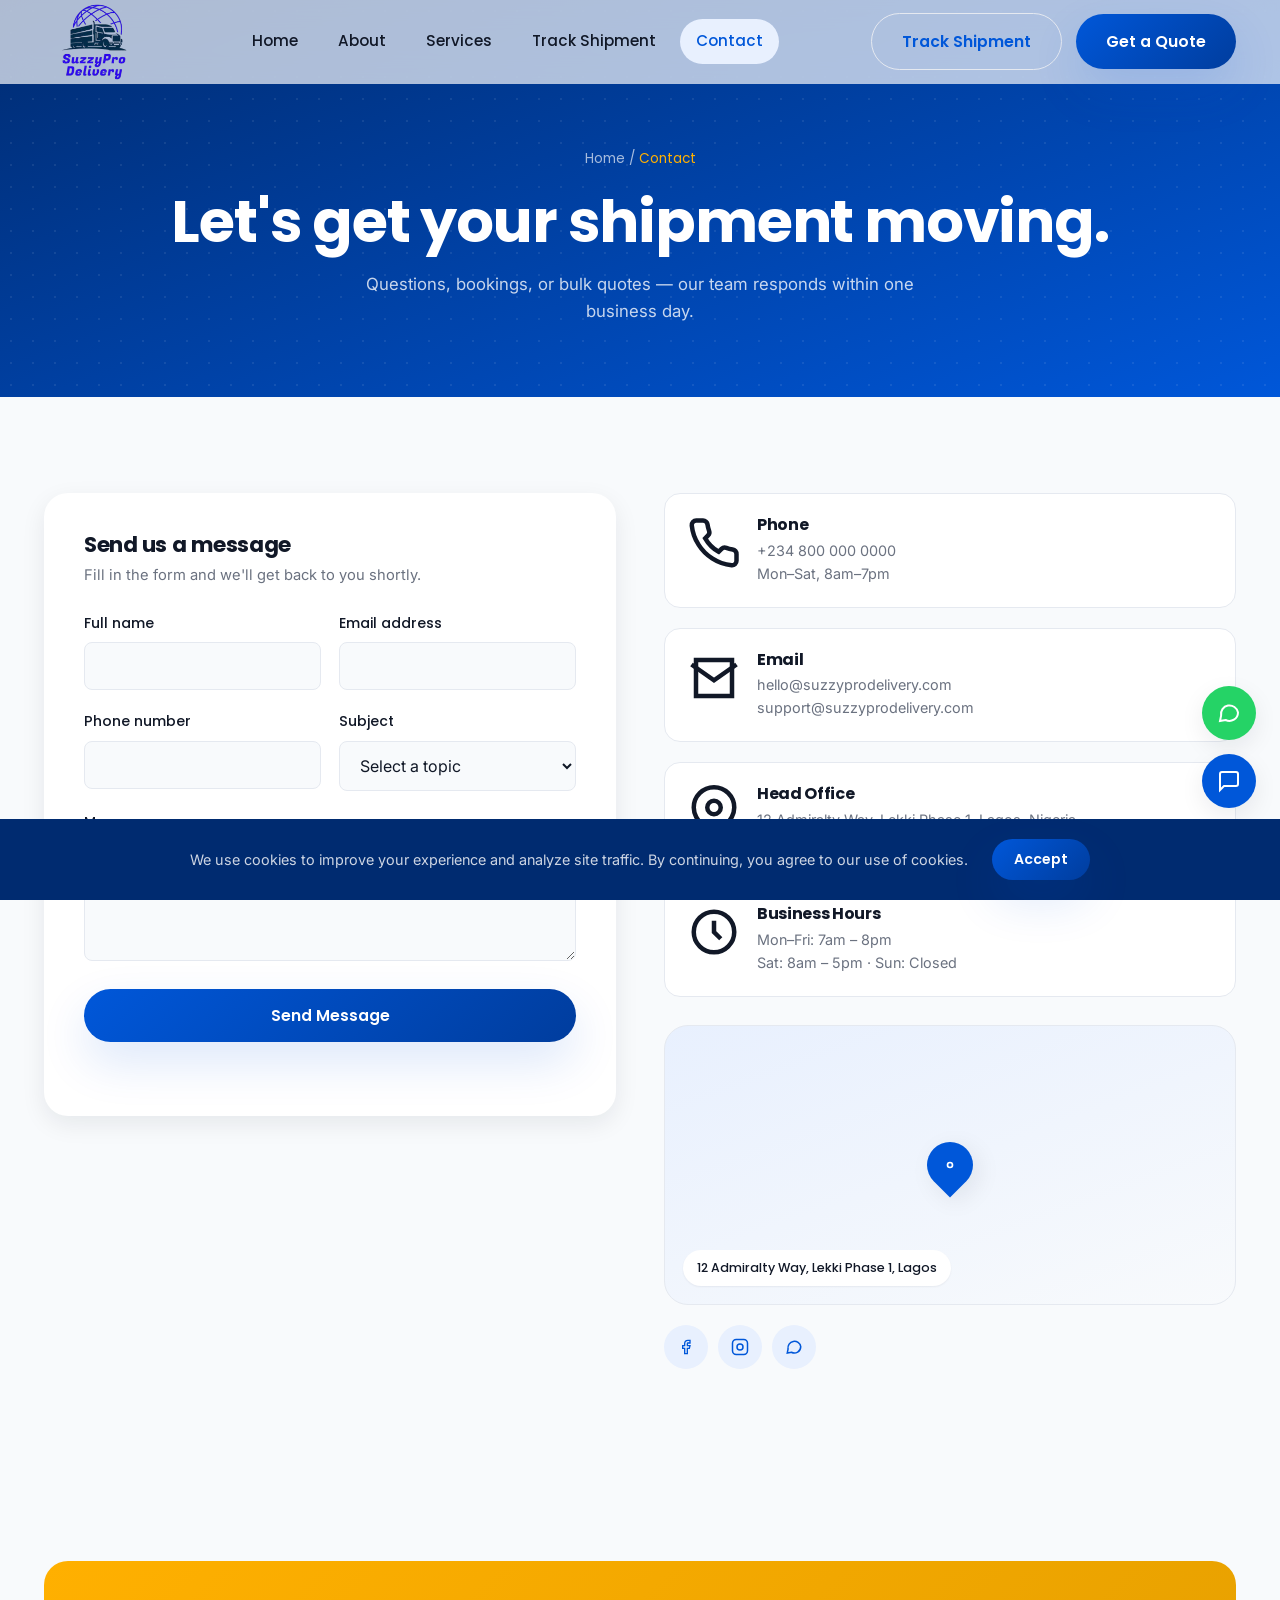
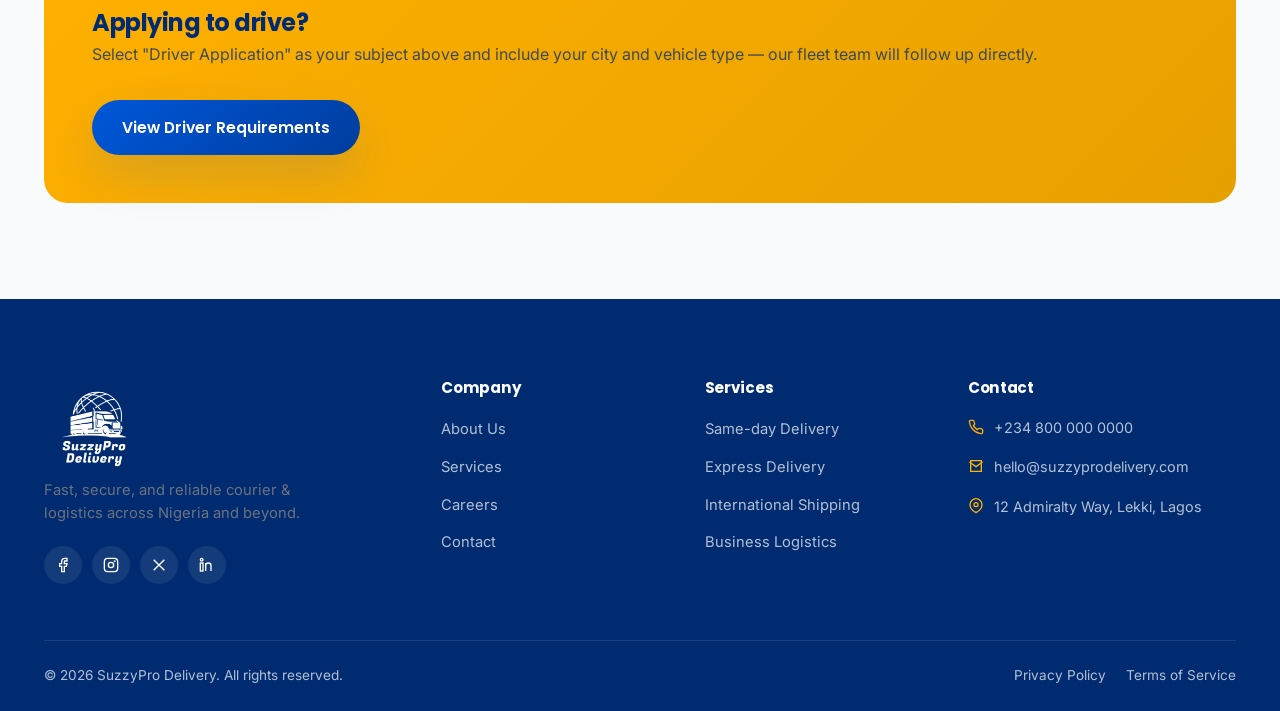
<file: contact.html>
<!DOCTYPE html>
<html lang="en">
<head>
<meta charset="UTF-8">
<meta name="viewport" content="width=device-width, initial-scale=1.0">
<title>Contact Us | SuzzyPro Delivery</title>
<meta name="description" content="Get in touch with SuzzyPro Delivery for bookings, quotes, driver applications, and customer support.">
<meta name="keywords" content="contact SuzzyPro Delivery, courier support Nigeria, book a delivery">
<link rel="canonical" href="https://www.suzzyprodelivery.com/contact.html">

<meta property="og:type" content="website">
<meta property="og:title" content="Contact SuzzyPro Delivery">
<meta property="og:description" content="Reach our team for bookings, quotes, and support.">
<meta property="og:url" content="https://www.suzzyprodelivery.com/contact.html">
<meta property="og:site_name" content="SuzzyPro Delivery">

<meta name="twitter:card" content="summary_large_image">
<meta name="twitter:title" content="Contact SuzzyPro Delivery">
<meta name="twitter:description" content="Reach our team for bookings, quotes, and support.">

<link rel="icon" type="image/svg+xml" href="data:image/svg+xml,<svg xmlns=%22http://www.w3.org/2000/svg%22 viewBox=%220 0 24 24%22><rect width=%2224%22 height=%2224%22 rx=%226%22 fill=%22%230057D9%22/><path d=%22M5 12h11M12 6l7 6-7 6%22 stroke=%22white%22 stroke-width=%222.2%22 fill=%22none%22 stroke-linecap=%22round%22 stroke-linejoin=%22round%22/></svg>">

<link rel="preconnect" href="https://fonts.googleapis.com">
<link rel="preconnect" href="https://fonts.gstatic.com" crossorigin>
<link href="https://fonts.googleapis.com/css2?family=Inter:wght@400;500;600;700&amp;family=Poppins:wght@500;600;700&amp;display=swap" rel="stylesheet">

<link rel="stylesheet" href="css/style.css">
<link rel="stylesheet" href="css/animations.css">
<link rel="stylesheet" href="css/responsive.css">
</head>
<body>

<div class="page-loader"><div class="spinner"></div></div>

<header class="navbar">
  <div class="nav-inner">
    <a href="index.html" class="logo">
      <img class="suzzy-logo" src="./images/logos/suzzy-logo.png" alt="" srcset="">
      <!-- <span class="logo-mark"><svg viewBox="0 0 24 24" fill="none" stroke="white" stroke-width="2.2" stroke-linecap="round" stroke-linejoin="round"><path d="M5 12h11M12 6l7 6-7 6"/></svg></span> -->
      <!-- Suzzy<span class="suffix">Pro</span> -->
    </a>
    <nav class="nav-links">
      <a href="index.html">Home</a>
      <a href="about.html">About</a>
      <a href="services.html">Services</a>
      <a href="tracking.html">Track Shipment</a>
      <a href="contact.html">Contact</a>
    </nav>
    <div class="nav-actions">
      <a href="tracking.html" class="btn btn-outline">Track Shipment</a>
      <a href="contact.html" class="btn btn-primary">Get a Quote</a>
    </div>
    <button class="nav-toggle" aria-label="Toggle navigation"><span></span><span></span><span></span></button>
  </div>
</header>

<main>
  <section class="page-hero">
    <div class="container">
      <div class="breadcrumb">Home / <span>Contact</span></div>
      <h1>Let's get your shipment moving.</h1>
      <p>Questions, bookings, or bulk quotes — our team responds within one business day.</p>
    </div>
  </section>

  <section>
    <div class="container">
      <div class="grid-2" style="align-items:flex-start;gap:48px;">
        <div data-reveal="left">
          <div class="form-card">
            <h3 style="margin-bottom:6px;">Send us a message</h3>
            <p style="margin-bottom:24px;font-size:0.92rem;">Fill in the form and we'll get back to you shortly.</p>
            <form id="contact-form" novalidate>
              <div class="form-row">
                <div class="field"><label for="c-name">Full name</label><input type="text" id="c-name" name="name" required></div>
                <div class="field"><label for="c-email">Email address</label><input type="email" id="c-email" name="email" required></div>
              </div>
              <div class="form-row">
                <div class="field"><label for="c-phone">Phone number</label><input type="tel" id="c-phone" name="phone" required></div>
                <div class="field">
                  <label for="c-subject">Subject</label>
                  <select id="c-subject" name="subject" required>
                    <option value="">Select a topic</option>
                    <option>Book a Delivery</option>
                    <option>Business Quote</option>
                    <option>Driver Application</option>
                    <option>Track a Shipment</option>
                    <option>General Inquiry</option>
                  </select>
                </div>
              </div>
              <div class="field"><label for="c-message">Message</label><textarea id="c-message" name="message" placeholder="Tell us how we can help..." required></textarea></div>
              <button type="submit" class="btn btn-primary btn-block">Send Message</button>
              <div class="form-feedback"></div>
            </form>
          </div>
        </div>

        <div data-reveal="right">
          <div class="contact-info-list" style="margin-bottom:28px;">
            <div class="contact-info-item">
              <div class="icon-tile" style="margin-bottom:0;"><svg viewBox="0 0 24 24" fill="none" stroke="currentColor" stroke-width="2"><path d="M22 16.92v3a2 2 0 0 1-2.18 2 19.79 19.79 0 0 1-8.63-3.07 19.5 19.5 0 0 1-6-6 19.79 19.79 0 0 1-3.07-8.67A2 2 0 0 1 4.11 2h3a2 2 0 0 1 2 1.72c.13.96.36 1.9.7 2.81a2 2 0 0 1-.45 2.11L8.09 9.91a16 16 0 0 0 6 6l1.27-1.27a2 2 0 0 1 2.11-.45c.9.34 1.85.57 2.81.7A2 2 0 0 1 22 16.92z"/></svg></div>
              <div><h4>Phone</h4><p>+234 800 000 0000<br>Mon–Sat, 8am–7pm</p></div>
            </div>
            <div class="contact-info-item">
              <div class="icon-tile gold" style="margin-bottom:0;"><svg viewBox="0 0 24 24" fill="none" stroke="currentColor" stroke-width="2"><path d="M4 4h16v16H4z"/><path d="m22 6-10 7L2 6"/></svg></div>
              <div><h4>Email</h4><p>hello@suzzyprodelivery.com<br>support@suzzyprodelivery.com</p></div>
            </div>
            <div class="contact-info-item">
              <div class="icon-tile green" style="margin-bottom:0;"><svg viewBox="0 0 24 24" fill="none" stroke="currentColor" stroke-width="2"><path d="M21 10c0 7-9 12-9 12s-9-5-9-12a9 9 0 0 1 18 0z"/><circle cx="12" cy="10" r="3"/></svg></div>
              <div><h4>Head Office</h4><p>12 Admiralty Way, Lekki Phase 1, Lagos, Nigeria</p></div>
            </div>
            <div class="contact-info-item">
              <div class="icon-tile" style="margin-bottom:0;"><svg viewBox="0 0 24 24" fill="none" stroke="currentColor" stroke-width="2"><circle cx="12" cy="12" r="9"/><path d="M12 7v5l3 3"/></svg></div>
              <div><h4>Business Hours</h4><p>Mon–Fri: 7am – 8pm<br>Sat: 8am – 5pm · Sun: Closed</p></div>
            </div>
          </div>

          <div class="map-placeholder">
            <div class="pin"><svg viewBox="0 0 24 24" fill="none" stroke="white" stroke-width="2"><circle cx="12" cy="12" r="3"/></svg></div>
            <span class="caption">12 Admiralty Way, Lekki Phase 1, Lagos</span>
          </div>

          <div style="display:flex;gap:10px;margin-top:20px;">
            <a href="#" class="footer-social" style="background:var(--color-primary-light);width:44px;height:44px;border-radius:50%;display:flex;align-items:center;justify-content:center;" aria-label="Facebook"><svg viewBox="0 0 24 24" fill="none" stroke="#0057D9" stroke-width="2" width="18" height="18"><path d="M18 2h-3a5 5 0 0 0-5 5v3H7v4h3v8h4v-8h3l1-4h-4V7a1 1 0 0 1 1-1h3z"/></svg></a>
            <a href="#" style="background:var(--color-primary-light);width:44px;height:44px;border-radius:50%;display:flex;align-items:center;justify-content:center;" aria-label="Instagram"><svg viewBox="0 0 24 24" fill="none" stroke="#0057D9" stroke-width="2" width="18" height="18"><rect x="2" y="2" width="20" height="20" rx="5"/><circle cx="12" cy="12" r="4"/></svg></a>
            <a href="https://wa.me/2348000000000" style="background:var(--color-primary-light);width:44px;height:44px;border-radius:50%;display:flex;align-items:center;justify-content:center;" aria-label="WhatsApp"><svg viewBox="0 0 24 24" fill="none" stroke="#0057D9" stroke-width="2" width="18" height="18"><path d="M21 11.5a8.5 8.5 0 0 1-12.4 7.5L3 20l1.1-5.4A8.5 8.5 0 1 1 21 11.5z"/></svg></a>
          </div>
        </div>
      </div>
    </div>
  </section>

  <!-- Driver application note -->
  <section class="bg-alt">
    <div class="container">
      <div class="recruit-banner" data-reveal="zoom">
        <div>
          <h3>Applying to drive?</h3>
          <p>Select "Driver Application" as your subject above and include your city and vehicle type — our fleet team will follow up directly.</p>
        </div>
        <a href="services.html" class="btn btn-primary">View Driver Requirements</a>
      </div>
    </div>
  </section>
</main>

<footer>
  <div class="container">
    <div class="footer-grid">
      <div class="footer-brand">
        <a href="index.html" class="logo">
          <img class="suzzy-logo" src="./images/logos/logo-white.png" alt="" srcset="">
          <!-- <span class="logo-mark"><svg viewBox="0 0 24 24" fill="none" stroke="white" stroke-width="2.2" stroke-linecap="round" stroke-linejoin="round"><path d="M5 12h11M12 6l7 6-7 6"/></svg></span> -->
          <!-- Suzzy<span class="suffix" style="color:var(--color-secondary);">Pro</span> -->
        </a>
        <p>Fast, secure, and reliable courier &amp; logistics across Nigeria and beyond.</p>
        <div class="footer-social">
          <a href="#" aria-label="Facebook"><svg viewBox="0 0 24 24" fill="none" stroke="white" stroke-width="2"><path d="M18 2h-3a5 5 0 0 0-5 5v3H7v4h3v8h4v-8h3l1-4h-4V7a1 1 0 0 1 1-1h3z"/></svg></a>
          <a href="#" aria-label="Instagram"><svg viewBox="0 0 24 24" fill="none" stroke="white" stroke-width="2"><rect x="2" y="2" width="20" height="20" rx="5"/><circle cx="12" cy="12" r="4"/><circle cx="17.5" cy="6.5" r="0.5" fill="white"/></svg></a>
          <a href="#" aria-label="X"><svg viewBox="0 0 24 24" fill="none" stroke="white" stroke-width="2"><path d="M4 4l16 16M20 4 4 20"/></svg></a>
          <a href="#" aria-label="LinkedIn"><svg viewBox="0 0 24 24" fill="none" stroke="white" stroke-width="2"><rect x="2" y="9" width="4" height="12"/><circle cx="4" cy="4" r="2"/><path d="M10 9v12M10 13a4 4 0 0 1 8 0v8"/></svg></a>
        </div>
      </div>
      <div class="footer-col">
        <h5>Company</h5>
        <ul>
          <li><a href="about.html">About Us</a></li>
          <li><a href="services.html">Services</a></li>
          <li><a href="contact.html">Careers</a></li>
          <li><a href="contact.html">Contact</a></li>
        </ul>
      </div>
      <div class="footer-col">
        <h5>Services</h5>
        <ul>
          <li><a href="services.html">Same-day Delivery</a></li>
          <li><a href="services.html">Express Delivery</a></li>
          <li><a href="services.html">International Shipping</a></li>
          <li><a href="services.html">Business Logistics</a></li>
        </ul>
      </div>
      <div class="footer-col">
        <h5>Contact</h5>
        <ul class="footer-contact">
          <li><svg viewBox="0 0 24 24" fill="none" stroke="currentColor" stroke-width="2"><path d="M22 16.92v3a2 2 0 0 1-2.18 2 19.79 19.79 0 0 1-8.63-3.07 19.5 19.5 0 0 1-6-6 19.79 19.79 0 0 1-3.07-8.67A2 2 0 0 1 4.11 2h3a2 2 0 0 1 2 1.72c.13.96.36 1.9.7 2.81a2 2 0 0 1-.45 2.11L8.09 9.91a16 16 0 0 0 6 6l1.27-1.27a2 2 0 0 1 2.11-.45c.9.34 1.85.57 2.81.7A2 2 0 0 1 22 16.92z"/></svg>+234 800 000 0000</li>
          <li><svg viewBox="0 0 24 24" fill="none" stroke="currentColor" stroke-width="2"><path d="M4 4h16v16H4z"/><path d="m22 6-10 7L2 6"/></svg>hello@suzzyprodelivery.com</li>
          <li><svg viewBox="0 0 24 24" fill="none" stroke="currentColor" stroke-width="2"><path d="M21 10c0 7-9 12-9 12s-9-5-9-12a9 9 0 0 1 18 0z"/><circle cx="12" cy="10" r="3"/></svg>12 Admiralty Way, Lekki, Lagos</li>
        </ul>
      </div>
    </div>
    <div class="footer-bottom">
      <span>© 2026 SuzzyPro Delivery. All rights reserved.</span>
      <div class="footer-bottom-links">
        <a href="#">Privacy Policy</a>
        <a href="#">Terms of Service</a>
      </div>
    </div>
  </div>
</footer>

<div class="float-stack">
  <a href="https://wa.me/2348000000000" class="float-btn whatsapp" aria-label="Chat on WhatsApp" target="_blank" rel="noopener">
    <svg viewBox="0 0 24 24" fill="none" stroke="white" stroke-width="2"><path d="M21 11.5a8.5 8.5 0 0 1-12.4 7.5L3 20l1.1-5.4A8.5 8.5 0 1 1 21 11.5z"/></svg>
  </a>
  <button class="float-btn chat" aria-label="Live chat">
    <svg viewBox="0 0 24 24" fill="none" stroke="white" stroke-width="2"><path d="M21 15a2 2 0 0 1-2 2H7l-4 4V5a2 2 0 0 1 2-2h14a2 2 0 0 1 2 2z"/></svg>
  </button>
  <button class="float-btn top" aria-label="Back to top">
    <svg viewBox="0 0 24 24" fill="none" stroke="currentColor" stroke-width="2"><path d="M12 19V5M5 12l7-7 7 7"/></svg>
  </button>
</div>

<div class="cookie-banner">
  <p>We use cookies to improve your experience and analyze site traffic. By continuing, you agree to our use of cookies.</p>
  <button class="btn btn-primary">Accept</button>
</div>

<script src="js/main.js"></script>
<script src="js/animations.js"></script>
</body>
</html>
</file>
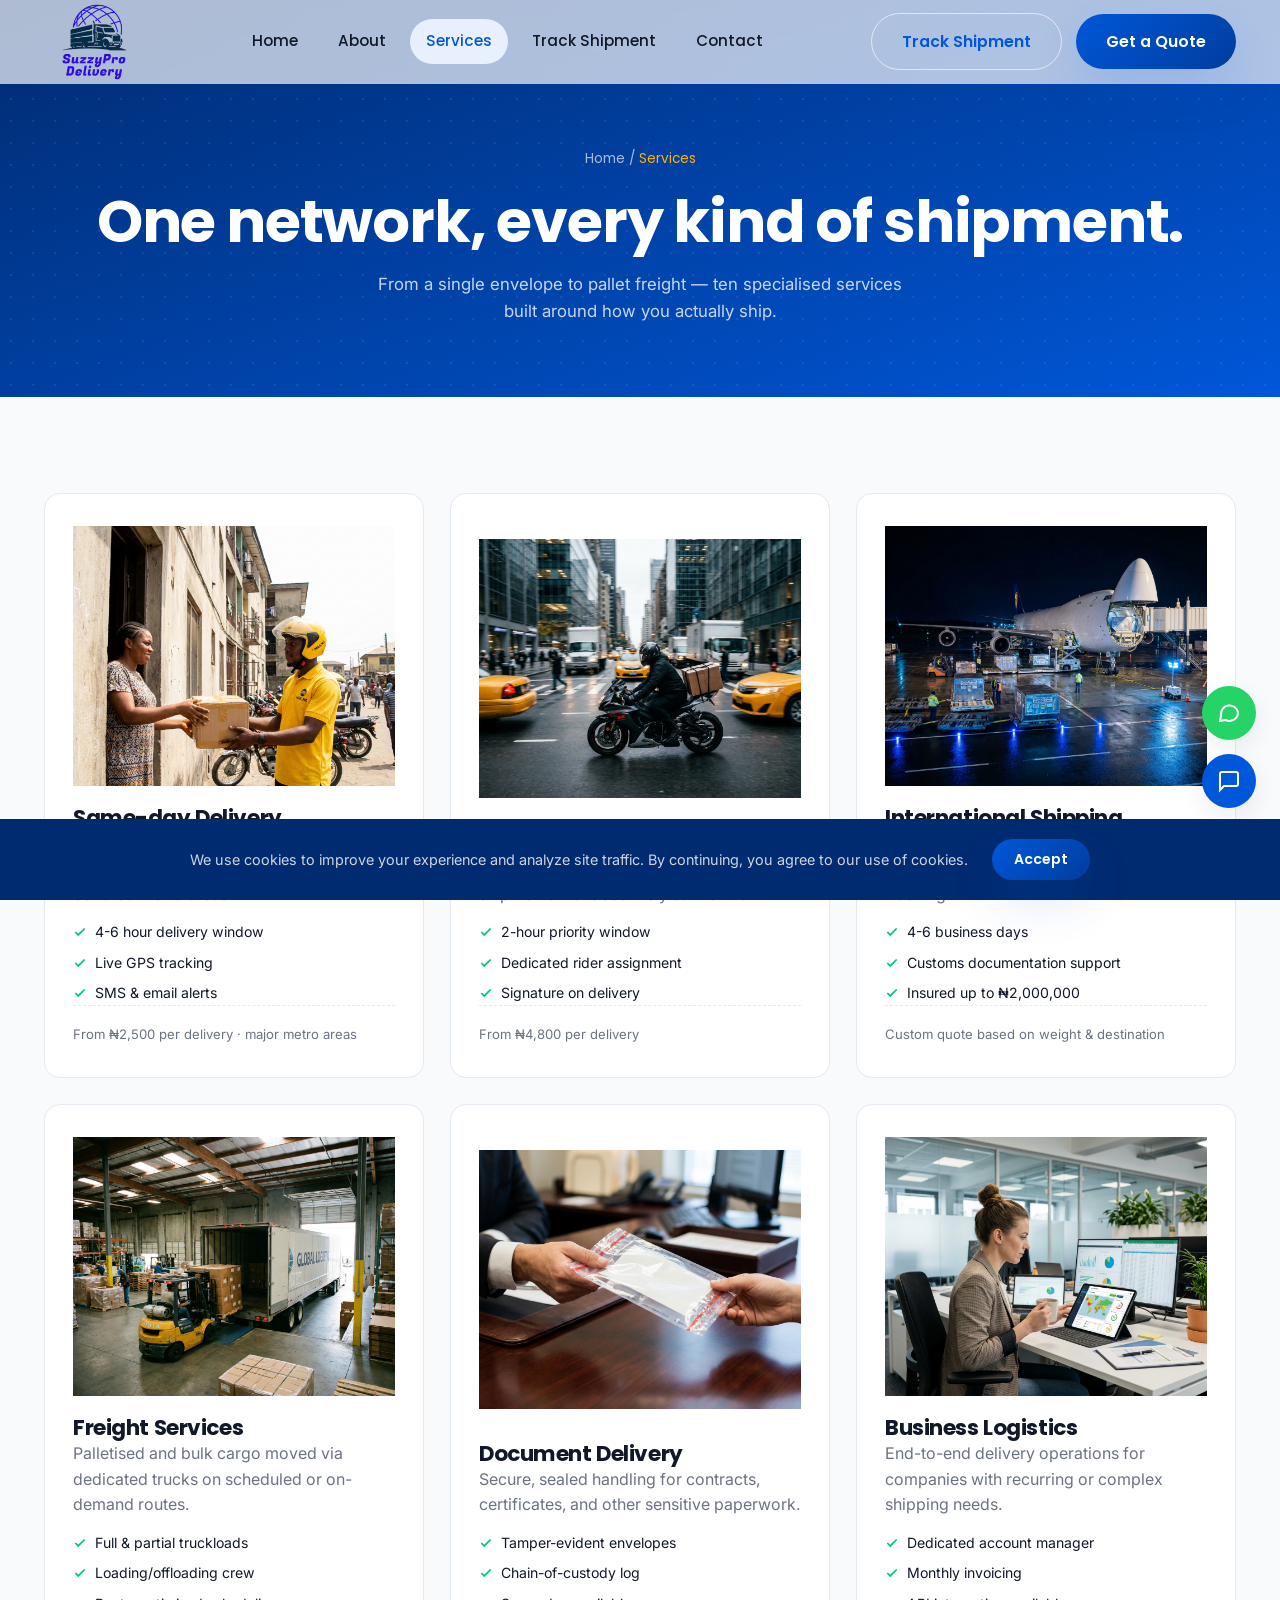
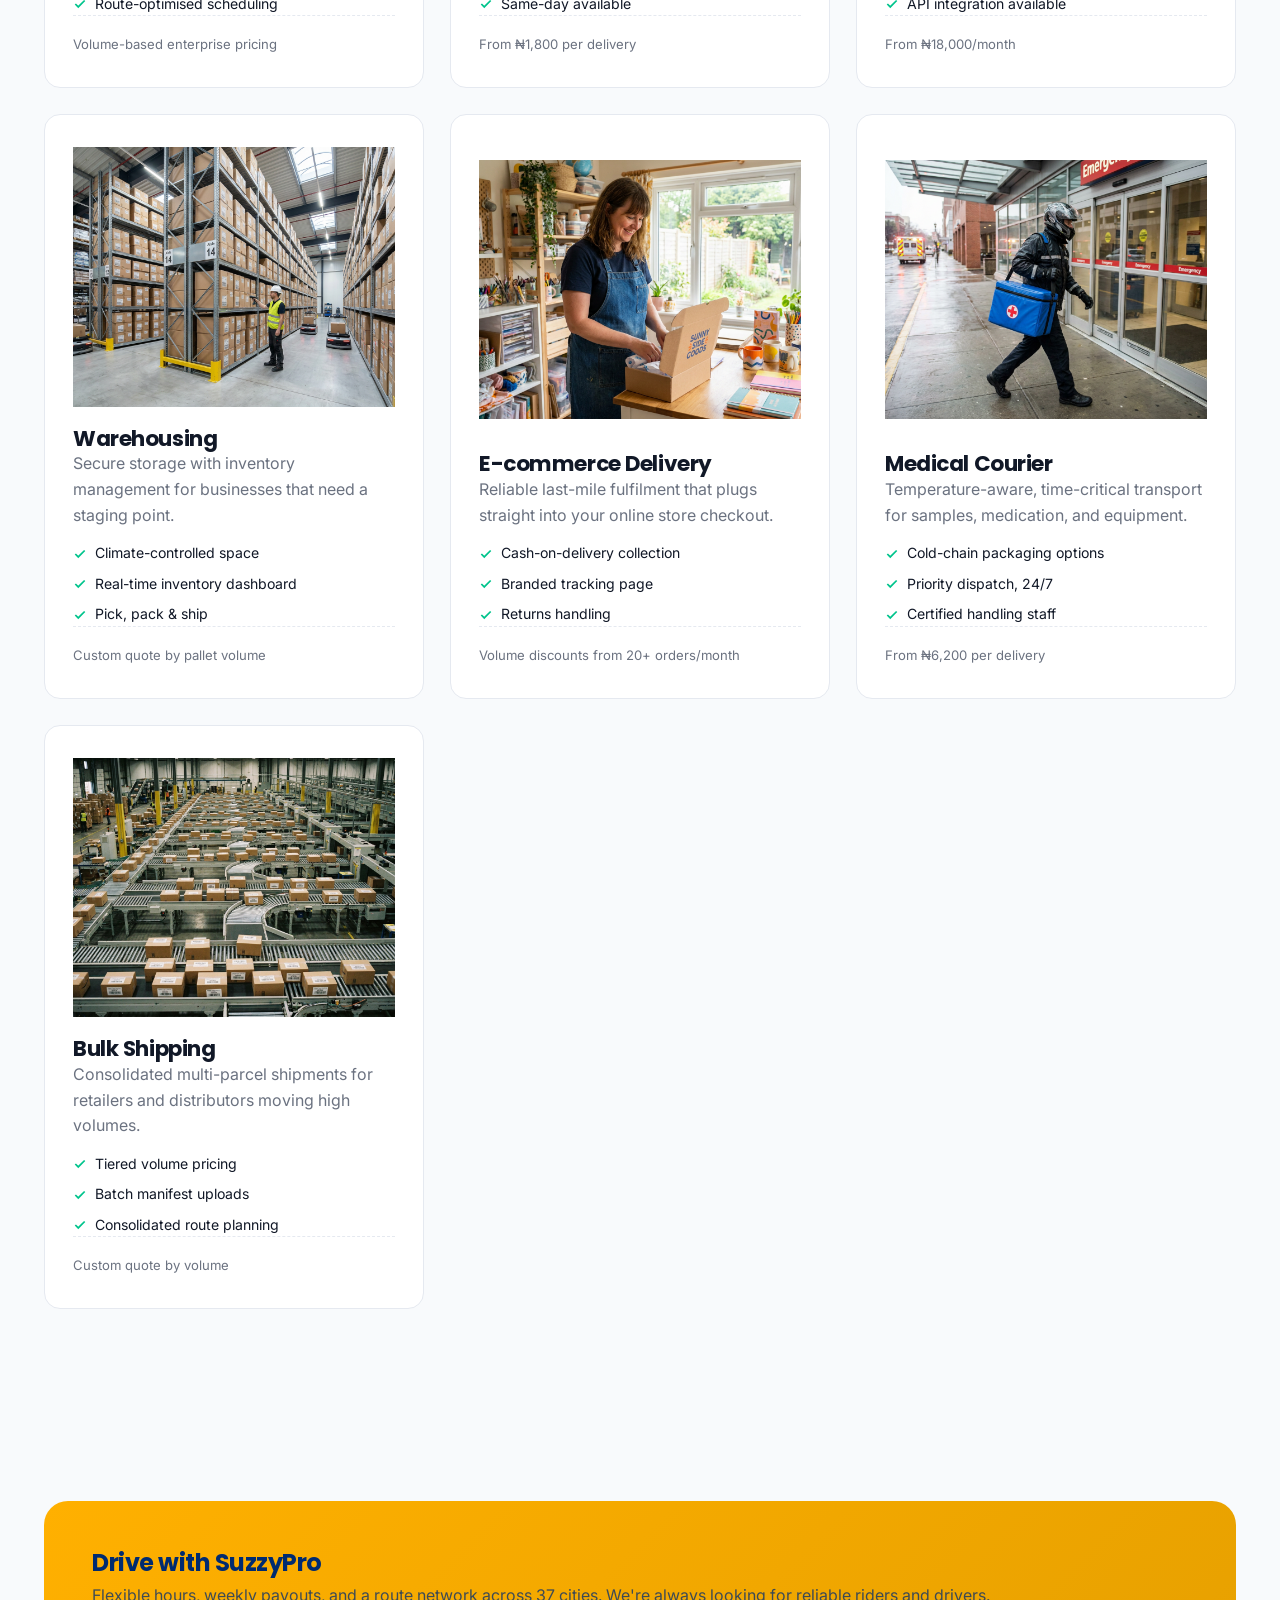
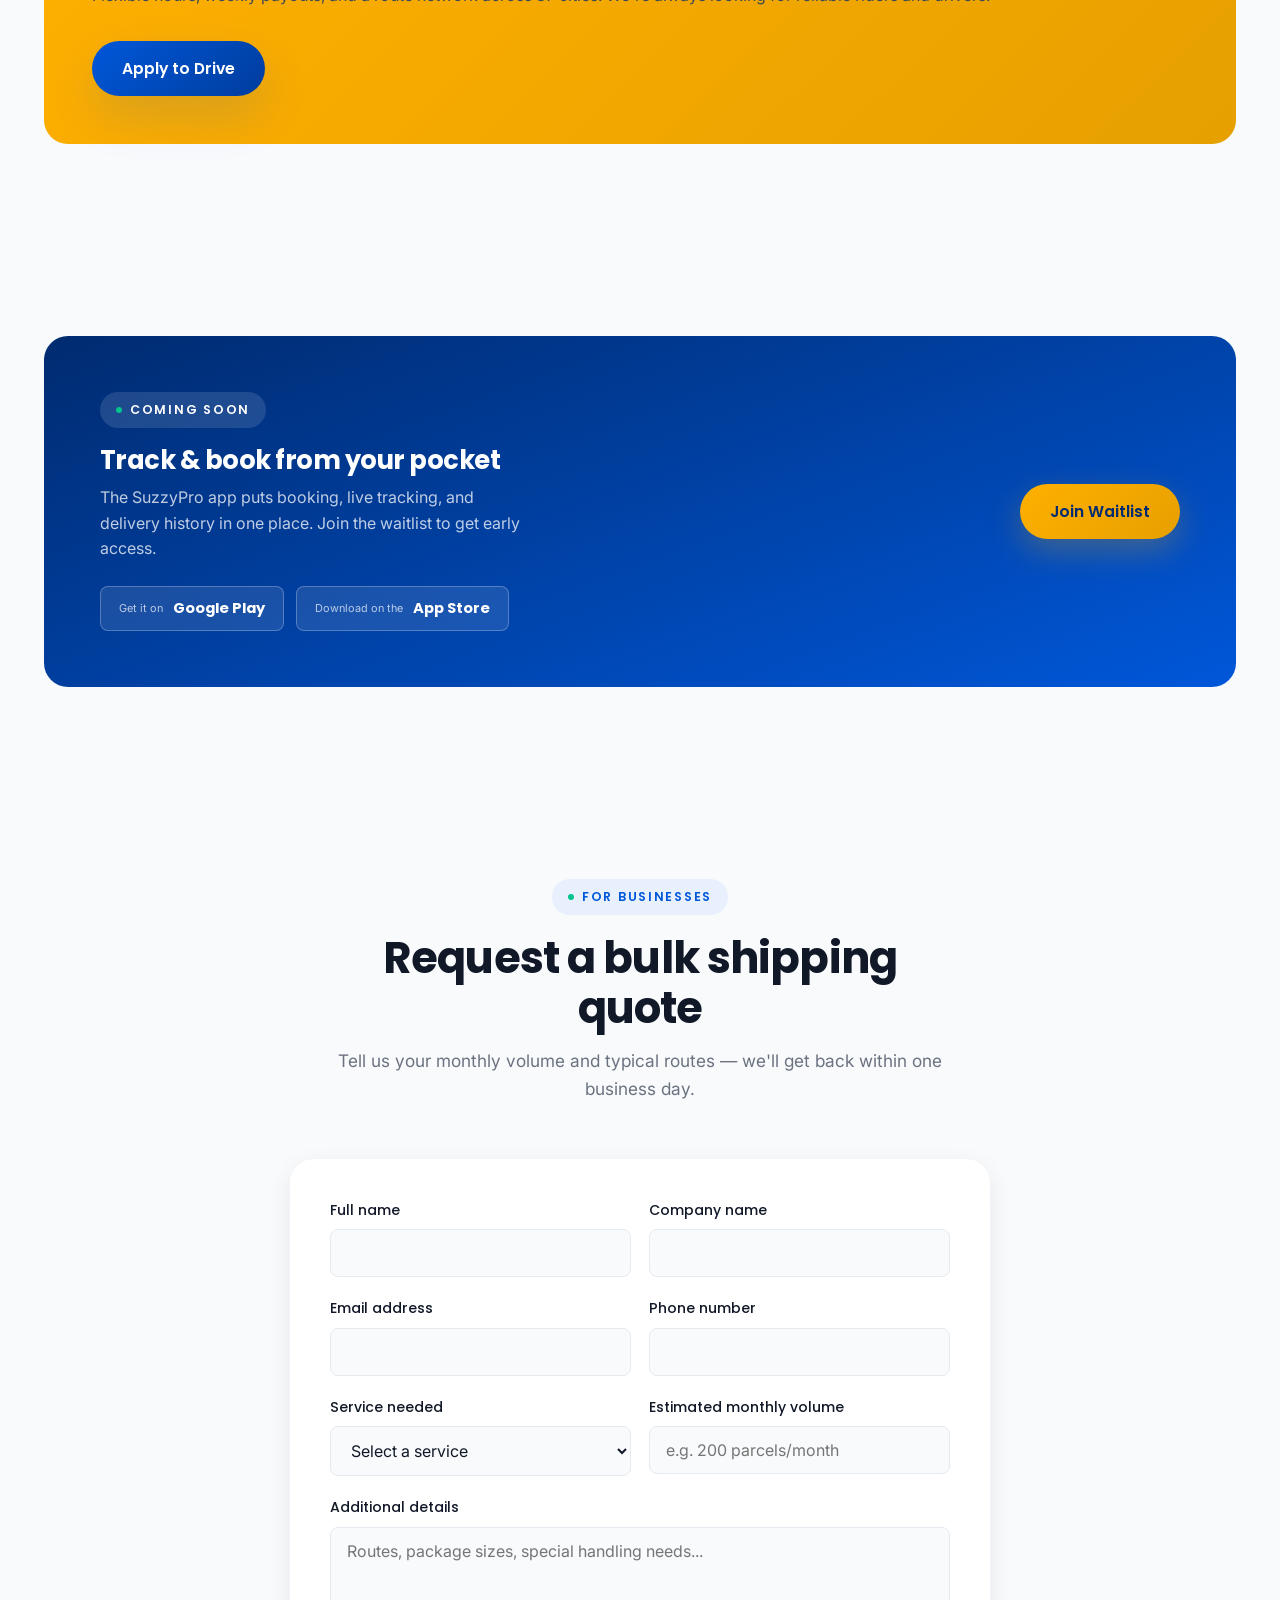
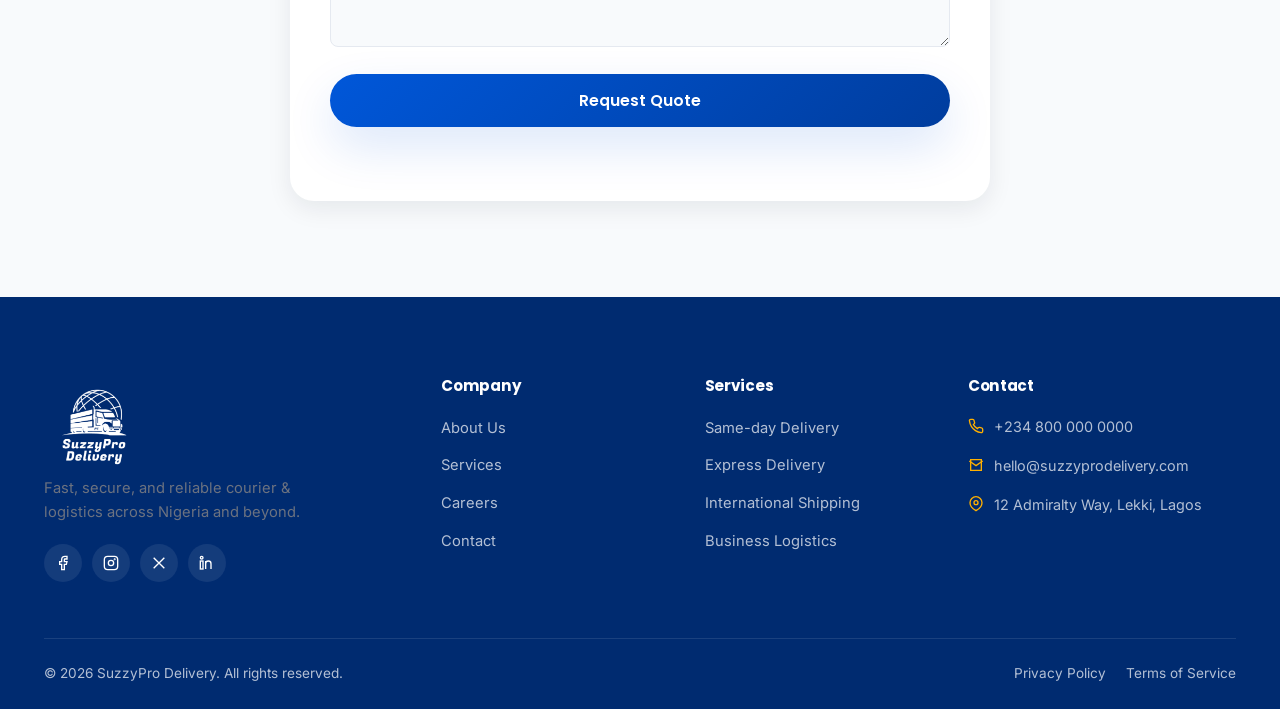
<file: services.html>
<!DOCTYPE html>
<html lang="en">
<head>
<meta charset="UTF-8">
<meta name="viewport" content="width=device-width, initial-scale=1.0">
<title>Our Services | SuzzyPro Delivery</title>
<meta name="description" content="Explore SuzzyPro Delivery's full range of courier and logistics services: same-day, express, international shipping, freight, warehousing, and more.">
<meta name="keywords" content="courier services Nigeria, freight services, same day delivery, business logistics, warehousing, medical courier">
<link rel="canonical" href="https://www.suzzyprodelivery.com/services.html">

<meta property="og:type" content="website">
<meta property="og:title" content="Services | SuzzyPro Delivery">
<meta property="og:description" content="Ten specialised courier and logistics services for individuals and businesses.">
<meta property="og:url" content="https://www.suzzyprodelivery.com/services.html">
<meta property="og:site_name" content="SuzzyPro Delivery">

<meta name="twitter:card" content="summary_large_image">
<meta name="twitter:title" content="Services | SuzzyPro Delivery">
<meta name="twitter:description" content="Ten specialised courier and logistics services for individuals and businesses.">

<link rel="icon" type="image/svg+xml" href="data:image/svg+xml,<svg xmlns=%22http://www.w3.org/2000/svg%22 viewBox=%220 0 24 24%22><rect width=%2224%22 height=%2224%22 rx=%226%22 fill=%22%230057D9%22/><path d=%22M5 12h11M12 6l7 6-7 6%22 stroke=%22white%22 stroke-width=%222.2%22 fill=%22none%22 stroke-linecap=%22round%22 stroke-linejoin=%22round%22/></svg>">

<link rel="preconnect" href="https://fonts.googleapis.com">
<link rel="preconnect" href="https://fonts.gstatic.com" crossorigin>
<link href="https://fonts.googleapis.com/css2?family=Inter:wght@400;500;600;700&amp;family=Poppins:wght@500;600;700&amp;display=swap" rel="stylesheet">

<link rel="stylesheet" href="css/style.css">
<link rel="stylesheet" href="css/animations.css">
<link rel="stylesheet" href="css/responsive.css">
</head>
<body>

<div class="page-loader"><div class="spinner"></div></div>

<header class="navbar">
  <div class="nav-inner">
    <a href="index.html" class="logo">
      <img class="suzzy-logo" src="./images/logos/suzzy-logo.png" alt="" srcset="">
      <!-- <span class="logo-mark"><svg viewBox="0 0 24 24" fill="none" stroke="white" stroke-width="2.2" stroke-linecap="round" stroke-linejoin="round"><path d="M5 12h11M12 6l7 6-7 6"/></svg></span> -->
      <!-- Suzzy<span class="suffix">Pro</span> -->
    </a>
    <nav class="nav-links">
      <a href="index.html">Home</a>
      <a href="about.html">About</a>
      <a href="services.html">Services</a>
      <a href="tracking.html">Track Shipment</a>
      <a href="contact.html">Contact</a>
    </nav>
    <div class="nav-actions">
      <a href="tracking.html" class="btn btn-outline">Track Shipment</a>
      <a href="contact.html" class="btn btn-primary">Get a Quote</a>
    </div>
    <button class="nav-toggle" aria-label="Toggle navigation"><span></span><span></span><span></span></button>
  </div>
</header>

<main>
  <section class="page-hero">
    <div class="container">
      <div class="breadcrumb">Home / <span>Services</span></div>
      <h1>One network, every kind of shipment.</h1>
      <p>From a single envelope to pallet freight — ten specialised services built around how you actually ship.</p>
    </div>
  </section>

  <section>
    <div class="container">
      <div class="grid-3">

        <div class="card service-detail-card" data-reveal="up" data-reveal-group="s">
          <div class="icon-tile-card"><img src="./images/services/same-day.png" alt="" srcset=""></div>
          <h3>Same-day Delivery</h3>
          <p>Book before noon, delivered before close — for time-sensitive parcels within covered metro areas.</p>
          <ul>
            <li><svg viewBox="0 0 24 24" fill="none" stroke-width="3"><polyline points="20 6 9 17 4 12"/></svg>4-6 hour delivery window</li>
            <li><svg viewBox="0 0 24 24" fill="none" stroke-width="3"><polyline points="20 6 9 17 4 12"/></svg>Live GPS tracking</li>
            <li><svg viewBox="0 0 24 24" fill="none" stroke-width="3"><polyline points="20 6 9 17 4 12"/></svg>SMS &amp; email alerts</li>
          </ul>
          <p class="price-note">From ₦2,500 per delivery · major metro areas</p>
        </div>

        <div class="card service-detail-card" data-reveal="up" data-reveal-group="s">
          <div class="icon-tile-card gold"><img src="./images/services/express.png" alt="" srcset=""></div>
          <h3>Express Delivery</h3>
          <p>Priority handling with dedicated riders for shipments that absolutely cannot wait.</p>
          <ul>
            <li><svg viewBox="0 0 24 24" fill="none" stroke-width="3"><polyline points="20 6 9 17 4 12"/></svg>2-hour priority window</li>
            <li><svg viewBox="0 0 24 24" fill="none" stroke-width="3"><polyline points="20 6 9 17 4 12"/></svg>Dedicated rider assignment</li>
            <li><svg viewBox="0 0 24 24" fill="none" stroke-width="3"><polyline points="20 6 9 17 4 12"/></svg>Signature on delivery</li>
          </ul>
          <p class="price-note">From ₦4,800 per delivery</p>
        </div>

        <div class="card service-detail-card" data-reveal="up" data-reveal-group="s">
          <div class="icon-tile-card green"><img src="./images/services/international.png" alt="" srcset=""></div>
          <h3>International Shipping</h3>
          <p>Air freight partnerships covering the UK, EU, and North America with door-to-door tracking.</p>
          <ul>
            <li><svg viewBox="0 0 24 24" fill="none" stroke-width="3"><polyline points="20 6 9 17 4 12"/></svg>4-6 business days</li>
            <li><svg viewBox="0 0 24 24" fill="none" stroke-width="3"><polyline points="20 6 9 17 4 12"/></svg>Customs documentation support</li>
            <li><svg viewBox="0 0 24 24" fill="none" stroke-width="3"><polyline points="20 6 9 17 4 12"/></svg>Insured up to ₦2,000,000</li>
          </ul>
          <p class="price-note">Custom quote based on weight &amp; destination</p>
        </div>

        <div class="card service-detail-card" data-reveal="up" data-reveal-group="s">
          <div class="icon-tile-card"><img src="./images/services/freight.png" alt="" srcset=""></div>
          <h3>Freight Services</h3>
          <p>Palletised and bulk cargo moved via dedicated trucks on scheduled or on-demand routes.</p>
          <ul>
            <li><svg viewBox="0 0 24 24" fill="none" stroke-width="3"><polyline points="20 6 9 17 4 12"/></svg>Full &amp; partial truckloads</li>
            <li><svg viewBox="0 0 24 24" fill="none" stroke-width="3"><polyline points="20 6 9 17 4 12"/></svg>Loading/offloading crew</li>
            <li><svg viewBox="0 0 24 24" fill="none" stroke-width="3"><polyline points="20 6 9 17 4 12"/></svg>Route-optimised scheduling</li>
          </ul>
          <p class="price-note">Volume-based enterprise pricing</p>
        </div>

        <div class="card service-detail-card" data-reveal="up" data-reveal-group="s">
          <div class="icon-tile-card gold"><img src="./images/services/document.png" alt="" srcset=""></div>
          <h3>Document Delivery</h3>
          <p>Secure, sealed handling for contracts, certificates, and other sensitive paperwork.</p>
          <ul>
            <li><svg viewBox="0 0 24 24" fill="none" stroke-width="3"><polyline points="20 6 9 17 4 12"/></svg>Tamper-evident envelopes</li>
            <li><svg viewBox="0 0 24 24" fill="none" stroke-width="3"><polyline points="20 6 9 17 4 12"/></svg>Chain-of-custody log</li>
            <li><svg viewBox="0 0 24 24" fill="none" stroke-width="3"><polyline points="20 6 9 17 4 12"/></svg>Same-day available</li>
          </ul>
          <p class="price-note">From ₦1,800 per delivery</p>
        </div>

        <div class="card service-detail-card" data-reveal="up" data-reveal-group="s">
          <div class="icon-tile-card green"><img src="./images/services/business-logistics.png" alt="" srcset=""></div>
          <h3>Business Logistics</h3>
          <p>End-to-end delivery operations for companies with recurring or complex shipping needs.</p>
          <ul>
            <li><svg viewBox="0 0 24 24" fill="none" stroke-width="3"><polyline points="20 6 9 17 4 12"/></svg>Dedicated account manager</li>
            <li><svg viewBox="0 0 24 24" fill="none" stroke-width="3"><polyline points="20 6 9 17 4 12"/></svg>Monthly invoicing</li>
            <li><svg viewBox="0 0 24 24" fill="none" stroke-width="3"><polyline points="20 6 9 17 4 12"/></svg>API integration available</li>
          </ul>
          <p class="price-note">From ₦18,000/month</p>
        </div>

        <div class="card service-detail-card" data-reveal="up" data-reveal-group="s">
          <div class="icon-tile-card"><img src="./images/services/warehousing.png" alt="" srcset=""></div>
          <h3>Warehousing</h3>
          <p>Secure storage with inventory management for businesses that need a staging point.</p>
          <ul>
            <li><svg viewBox="0 0 24 24" fill="none" stroke-width="3"><polyline points="20 6 9 17 4 12"/></svg>Climate-controlled space</li>
            <li><svg viewBox="0 0 24 24" fill="none" stroke-width="3"><polyline points="20 6 9 17 4 12"/></svg>Real-time inventory dashboard</li>
            <li><svg viewBox="0 0 24 24" fill="none" stroke-width="3"><polyline points="20 6 9 17 4 12"/></svg>Pick, pack &amp; ship</li>
          </ul>
          <p class="price-note">Custom quote by pallet volume</p>
        </div>

        <div class="card service-detail-card" data-reveal="up" data-reveal-group="s">
          <div class="icon-tile-card gold"><img src="./images/services/eccommerce.png" alt="" srcset=""></div>
          <h3>E-commerce Delivery</h3>
          <p>Reliable last-mile fulfilment that plugs straight into your online store checkout.</p>
          <ul>
            <li><svg viewBox="0 0 24 24" fill="none" stroke-width="3"><polyline points="20 6 9 17 4 12"/></svg>Cash-on-delivery collection</li>
            <li><svg viewBox="0 0 24 24" fill="none" stroke-width="3"><polyline points="20 6 9 17 4 12"/></svg>Branded tracking page</li>
            <li><svg viewBox="0 0 24 24" fill="none" stroke-width="3"><polyline points="20 6 9 17 4 12"/></svg>Returns handling</li>
          </ul>
          <p class="price-note">Volume discounts from 20+ orders/month</p>
        </div>

        <div class="card service-detail-card" data-reveal="up" data-reveal-group="s">
          <div class="icon-tile-card green"><img src="./images/services/medical-courier.png" alt="" srcset=""></div>
          <h3>Medical Courier</h3>
          <p>Temperature-aware, time-critical transport for samples, medication, and equipment.</p>
          <ul>
            <li><svg viewBox="0 0 24 24" fill="none" stroke-width="3"><polyline points="20 6 9 17 4 12"/></svg>Cold-chain packaging options</li>
            <li><svg viewBox="0 0 24 24" fill="none" stroke-width="3"><polyline points="20 6 9 17 4 12"/></svg>Priority dispatch, 24/7</li>
            <li><svg viewBox="0 0 24 24" fill="none" stroke-width="3"><polyline points="20 6 9 17 4 12"/></svg>Certified handling staff</li>
          </ul>
          <p class="price-note">From ₦6,200 per delivery</p>
        </div>

        <div class="card service-detail-card" data-reveal="up" data-reveal-group="s">
          <div class="icon-tile-card"><img src="./images/services/bulk-shipping.png" alt="" srcset=""></div>
          <h3>Bulk Shipping</h3>
          <p>Consolidated multi-parcel shipments for retailers and distributors moving high volumes.</p>
          <ul>
            <li><svg viewBox="0 0 24 24" fill="none" stroke-width="3"><polyline points="20 6 9 17 4 12"/></svg>Tiered volume pricing</li>
            <li><svg viewBox="0 0 24 24" fill="none" stroke-width="3"><polyline points="20 6 9 17 4 12"/></svg>Batch manifest uploads</li>
            <li><svg viewBox="0 0 24 24" fill="none" stroke-width="3"><polyline points="20 6 9 17 4 12"/></svg>Consolidated route planning</li>
          </ul>
          <p class="price-note">Custom quote by volume</p>
        </div>

      </div>
    </div>
  </section>

  <!-- Driver recruitment -->
  <section class="bg-alt">
    <div class="container">
      <div class="recruit-banner" data-reveal="zoom">
        <div>
          <h3>Drive with SuzzyPro</h3>
          <p>Flexible hours, weekly payouts, and a route network across 37 cities. We're always looking for reliable riders and drivers.</p>
        </div>
        <a href="contact.html" class="btn btn-primary">Apply to Drive</a>
      </div>
    </div>
  </section>

  <!-- Mobile app -->
  <section>
    <div class="container">
      <div class="app-download" data-reveal="up">
        <div>
          <span class="eyebrow" style="background:rgba(255,255,255,0.12);color:white;">Coming soon</span>
          <h3>Track &amp; book from your pocket</h3>
          <p>The SuzzyPro app puts booking, live tracking, and delivery history in one place. Join the waitlist to get early access.</p>
          <div class="app-badges">
            <div class="app-badge"><span>Get it on</span><strong>Google Play</strong></div>
            <div class="app-badge"><span>Download on the</span><strong>App Store</strong></div>
          </div>
        </div>
        <a href="contact.html" class="btn btn-gold">Join Waitlist</a>
      </div>
    </div>
  </section>

  <!-- Business quote request -->
  <section class="bg-alt">
    <div class="container">
      <div class="section-head" data-reveal="up">
        <span class="eyebrow">For businesses</span>
        <h2>Request a bulk shipping quote</h2>
        <p>Tell us your monthly volume and typical routes — we'll get back within one business day.</p>
      </div>
      <div class="form-card" style="max-width:700px;margin:0 auto;" data-reveal="up">
        <form id="quote-form" novalidate>
          <div class="form-row">
            <div class="field"><label for="q-name">Full name</label><input type="text" id="q-name" name="name" required></div>
            <div class="field"><label for="q-company">Company name</label><input type="text" id="q-company" name="company" required></div>
          </div>
          <div class="form-row">
            <div class="field"><label for="q-email">Email address</label><input type="email" id="q-email" name="email" required></div>
            <div class="field"><label for="q-phone">Phone number</label><input type="tel" id="q-phone" name="phone" required></div>
          </div>
          <div class="form-row">
            <div class="field">
              <label for="q-service">Service needed</label>
              <select id="q-service" name="service" required>
                <option value="">Select a service</option>
                <option>Business Logistics</option>
                <option>Bulk Shipping</option>
                <option>Freight Services</option>
                <option>Warehousing</option>
                <option>E-commerce Delivery</option>
              </select>
            </div>
            <div class="field"><label for="q-volume">Estimated monthly volume</label><input type="text" id="q-volume" name="volume" placeholder="e.g. 200 parcels/month" required></div>
          </div>
          <div class="field"><label for="q-details">Additional details</label><textarea id="q-details" name="details" placeholder="Routes, package sizes, special handling needs..."></textarea></div>
          <button type="submit" class="btn btn-primary btn-block">Request Quote</button>
          <div class="form-feedback"></div>
        </form>
      </div>
    </div>
  </section>
</main>

<footer>
  <div class="container">
    <div class="footer-grid">
      <div class="footer-brand">
        <a href="index.html" class="logo">
          <img class="suzzy-logo" src="./images/logos/logo-white.png" alt="" srcset="">
          <!-- <span class="logo-mark"><svg viewBox="0 0 24 24" fill="none" stroke="white" stroke-width="2.2" stroke-linecap="round" stroke-linejoin="round"><path d="M5 12h11M12 6l7 6-7 6"/></svg></span> -->
          <!-- Suzzy<span class="suffix" style="color:var(--color-secondary);">Pro</span> -->
        </a>
        <p>Fast, secure, and reliable courier &amp; logistics across Nigeria and beyond.</p>
        <div class="footer-social">
          <a href="#" aria-label="Facebook"><svg viewBox="0 0 24 24" fill="none" stroke="white" stroke-width="2"><path d="M18 2h-3a5 5 0 0 0-5 5v3H7v4h3v8h4v-8h3l1-4h-4V7a1 1 0 0 1 1-1h3z"/></svg></a>
          <a href="#" aria-label="Instagram"><svg viewBox="0 0 24 24" fill="none" stroke="white" stroke-width="2"><rect x="2" y="2" width="20" height="20" rx="5"/><circle cx="12" cy="12" r="4"/><circle cx="17.5" cy="6.5" r="0.5" fill="white"/></svg></a>
          <a href="#" aria-label="X"><svg viewBox="0 0 24 24" fill="none" stroke="white" stroke-width="2"><path d="M4 4l16 16M20 4 4 20"/></svg></a>
          <a href="#" aria-label="LinkedIn"><svg viewBox="0 0 24 24" fill="none" stroke="white" stroke-width="2"><rect x="2" y="9" width="4" height="12"/><circle cx="4" cy="4" r="2"/><path d="M10 9v12M10 13a4 4 0 0 1 8 0v8"/></svg></a>
        </div>
      </div>
      <div class="footer-col">
        <h5>Company</h5>
        <ul>
          <li><a href="about.html">About Us</a></li>
          <li><a href="services.html">Services</a></li>
          <li><a href="contact.html">Careers</a></li>
          <li><a href="contact.html">Contact</a></li>
        </ul>
      </div>
      <div class="footer-col">
        <h5>Services</h5>
        <ul>
          <li><a href="services.html">Same-day Delivery</a></li>
          <li><a href="services.html">Express Delivery</a></li>
          <li><a href="services.html">International Shipping</a></li>
          <li><a href="services.html">Business Logistics</a></li>
        </ul>
      </div>
      <div class="footer-col">
        <h5>Contact</h5>
        <ul class="footer-contact">
          <li><svg viewBox="0 0 24 24" fill="none" stroke="currentColor" stroke-width="2"><path d="M22 16.92v3a2 2 0 0 1-2.18 2 19.79 19.79 0 0 1-8.63-3.07 19.5 19.5 0 0 1-6-6 19.79 19.79 0 0 1-3.07-8.67A2 2 0 0 1 4.11 2h3a2 2 0 0 1 2 1.72c.13.96.36 1.9.7 2.81a2 2 0 0 1-.45 2.11L8.09 9.91a16 16 0 0 0 6 6l1.27-1.27a2 2 0 0 1 2.11-.45c.9.34 1.85.57 2.81.7A2 2 0 0 1 22 16.92z"/></svg>+234 800 000 0000</li>
          <li><svg viewBox="0 0 24 24" fill="none" stroke="currentColor" stroke-width="2"><path d="M4 4h16v16H4z"/><path d="m22 6-10 7L2 6"/></svg>hello@suzzyprodelivery.com</li>
          <li><svg viewBox="0 0 24 24" fill="none" stroke="currentColor" stroke-width="2"><path d="M21 10c0 7-9 12-9 12s-9-5-9-12a9 9 0 0 1 18 0z"/><circle cx="12" cy="10" r="3"/></svg>12 Admiralty Way, Lekki, Lagos</li>
        </ul>
      </div>
    </div>
    <div class="footer-bottom">
      <span>© 2026 SuzzyPro Delivery. All rights reserved.</span>
      <div class="footer-bottom-links">
        <a href="#">Privacy Policy</a>
        <a href="#">Terms of Service</a>
      </div>
    </div>
  </div>
</footer>

<div class="float-stack">
  <a href="https://wa.me/2348000000000" class="float-btn whatsapp" aria-label="Chat on WhatsApp" target="_blank" rel="noopener">
    <svg viewBox="0 0 24 24" fill="none" stroke="white" stroke-width="2"><path d="M21 11.5a8.5 8.5 0 0 1-12.4 7.5L3 20l1.1-5.4A8.5 8.5 0 1 1 21 11.5z"/></svg>
  </a>
  <button class="float-btn chat" aria-label="Live chat">
    <svg viewBox="0 0 24 24" fill="none" stroke="white" stroke-width="2"><path d="M21 15a2 2 0 0 1-2 2H7l-4 4V5a2 2 0 0 1 2-2h14a2 2 0 0 1 2 2z"/></svg>
  </button>
  <button class="float-btn top" aria-label="Back to top">
    <svg viewBox="0 0 24 24" fill="none" stroke="currentColor" stroke-width="2"><path d="M12 19V5M5 12l7-7 7 7"/></svg>
  </button>
</div>

<div class="cookie-banner">
  <p>We use cookies to improve your experience and analyze site traffic. By continuing, you agree to our use of cookies.</p>
  <button class="btn btn-primary">Accept</button>
</div>

<script src="js/main.js"></script>
<script src="js/animations.js"></script>
</body>
</html>
</file>
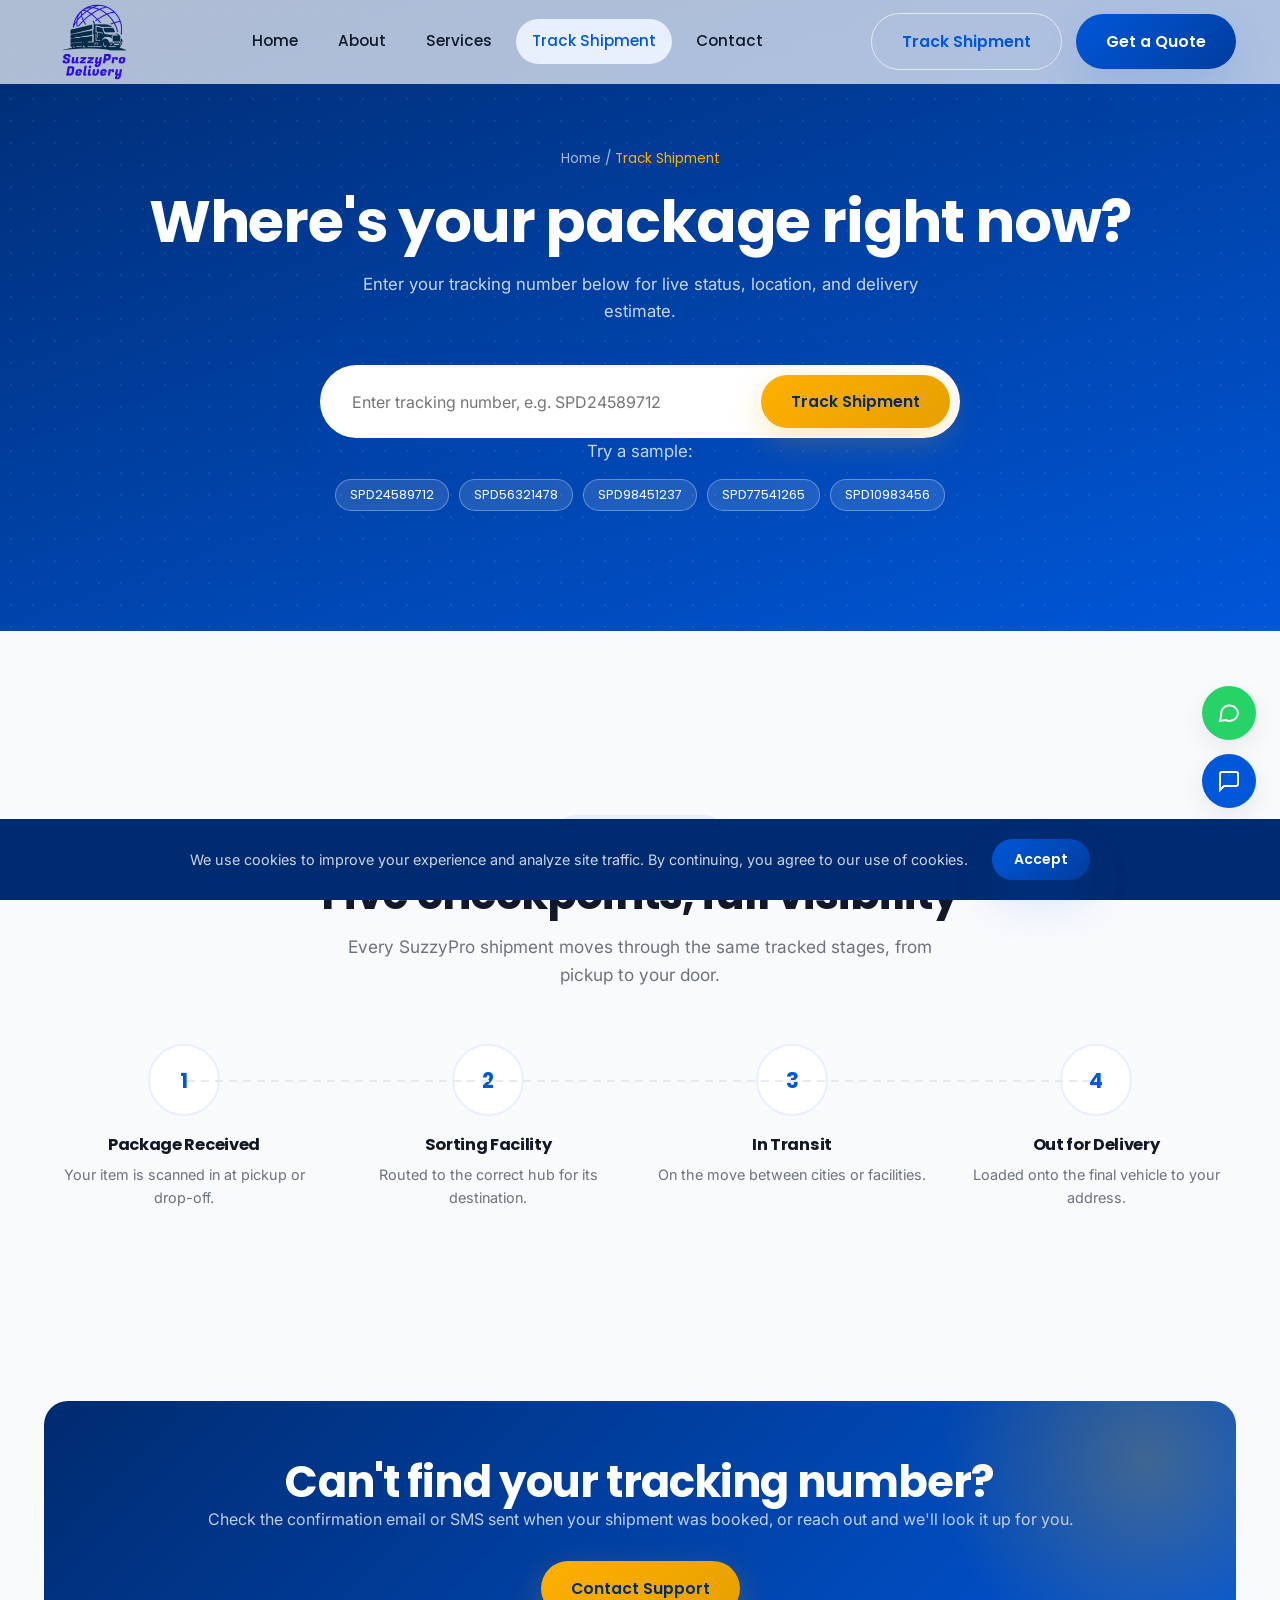
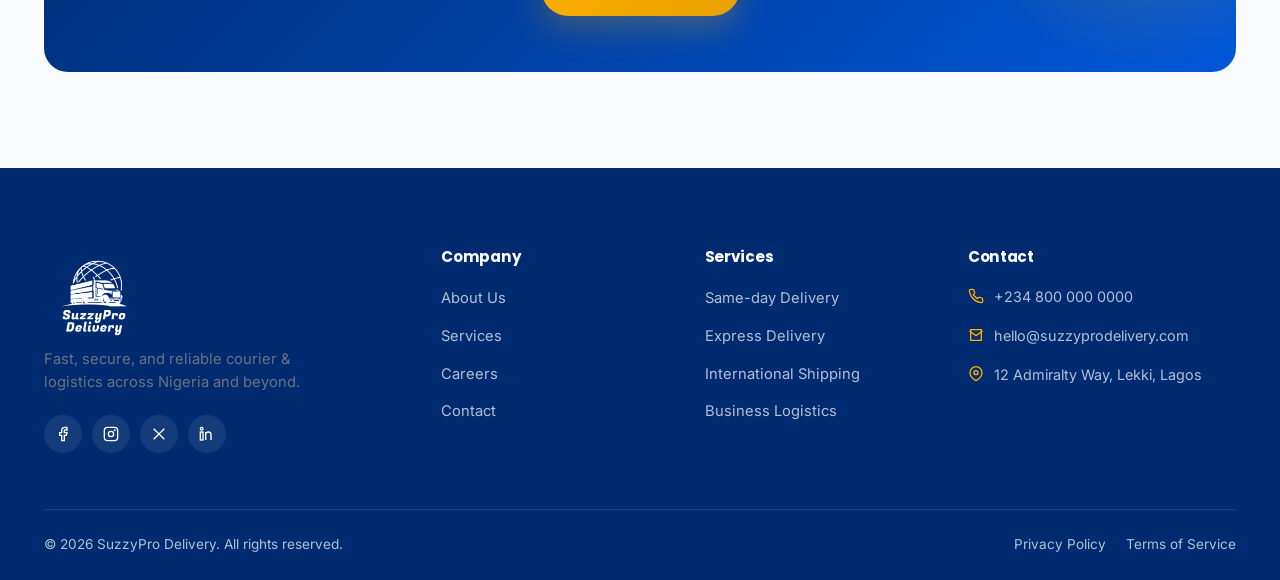
<file: tracking.html>
<!DOCTYPE html>
<html lang="en">
<head>
<meta charset="UTF-8">
<meta name="viewport" content="width=device-width, initial-scale=1.0">
<title>Track Your Shipment | SuzzyPro Delivery</title>
<meta name="description" content="Track your SuzzyPro Delivery shipment in real time. Enter your tracking number to see live status, current location, and estimated delivery time.">
<meta name="keywords" content="track shipment, SuzzyPro tracking, courier tracking Nigeria, package tracking">
<link rel="canonical" href="https://www.suzzyprodelivery.com/tracking.html">

<meta property="og:type" content="website">
<meta property="og:title" content="Track Your Shipment | SuzzyPro Delivery">
<meta property="og:description" content="Real-time shipment tracking across SuzzyPro's delivery network.">
<meta property="og:url" content="https://www.suzzyprodelivery.com/tracking.html">
<meta property="og:site_name" content="SuzzyPro Delivery">

<meta name="twitter:card" content="summary_large_image">
<meta name="twitter:title" content="Track Your Shipment | SuzzyPro Delivery">
<meta name="twitter:description" content="Real-time shipment tracking across SuzzyPro's delivery network.">

<link rel="icon" type="image/svg+xml" href="data:image/svg+xml,<svg xmlns=%22http://www.w3.org/2000/svg%22 viewBox=%220 0 24 24%22><rect width=%2224%22 height=%2224%22 rx=%226%22 fill=%22%230057D9%22/><path d=%22M5 12h11M12 6l7 6-7 6%22 stroke=%22white%22 stroke-width=%222.2%22 fill=%22none%22 stroke-linecap=%22round%22 stroke-linejoin=%22round%22/></svg>">

<link rel="preconnect" href="https://fonts.googleapis.com">
<link rel="preconnect" href="https://fonts.gstatic.com" crossorigin>
<link href="https://fonts.googleapis.com/css2?family=Inter:wght@400;500;600;700&amp;family=Poppins:wght@500;600;700&amp;display=swap" rel="stylesheet">

<link rel="stylesheet" href="css/style.css">
<link rel="stylesheet" href="css/animations.css">
<link rel="stylesheet" href="css/responsive.css">
</head>
<body>

<div class="page-loader"><div class="spinner"></div></div>

<header class="navbar">
  <div class="nav-inner">
    <a href="index.html" class="logo">
      <img class="suzzy-logo" src="./images/logos/suzzy-logo.png" alt="" srcset="">
      <!-- <span class="logo-mark"><svg viewBox="0 0 24 24" fill="none" stroke="white" stroke-width="2.2" stroke-linecap="round" stroke-linejoin="round"><path d="M5 12h11M12 6l7 6-7 6"/></svg></span> -->
      <!-- Suzzy<span class="suffix">Pro</span> -->
    </a>
    <nav class="nav-links">
      <a href="index.html">Home</a>
      <a href="about.html">About</a>
      <a href="services.html">Services</a>
      <a href="tracking.html">Track Shipment</a>
      <a href="contact.html">Contact</a>
    </nav>
    <div class="nav-actions">
      <a href="tracking.html" class="btn btn-outline">Track Shipment</a>
      <a href="contact.html" class="btn btn-primary">Get a Quote</a>
    </div>
    <button class="nav-toggle" aria-label="Toggle navigation"><span></span><span></span><span></span></button>
  </div>
</header>

<main>
  <section class="page-hero" style="padding-bottom:120px;">
    <div class="container">
      <div class="breadcrumb">Home / <span>Track Shipment</span></div>
      <h1>Where's your package right now?</h1>
      <p>Enter your tracking number below for live status, location, and delivery estimate.</p>

      <div class="track-hero-form">
        <form class="track-form-lg">
          <input type="text" name="trackingNumber" placeholder="Enter tracking number, e.g. SPD24589712" required autocomplete="off">
          <button type="submit" class="btn btn-gold">Track Shipment</button>
        </form>
        <p class="track-hero-hint">
          Try a sample:
          <div class="track-sample-numbers">
            <button type="button" class="sample-chip" data-sample="SPD24589712">SPD24589712</button>
            <button type="button" class="sample-chip" data-sample="SPD56321478">SPD56321478</button>
            <button type="button" class="sample-chip" data-sample="SPD98451237">SPD98451237</button>
            <button type="button" class="sample-chip" data-sample="SPD77541265">SPD77541265</button>
            <button type="button" class="sample-chip" data-sample="SPD10983456">SPD10983456</button>
          </div>
        </p>
      </div>
    </div>
  </section>

  <section style="padding-top:0;">
    <div class="container">
      <div id="tracking-results"></div>
    </div>
  </section>

  <!-- How tracking works -->
  <section class="bg-alt">
    <div class="container">
      <div class="section-head" data-reveal="up">
        <span class="eyebrow">How it works</span>
        <h2>Five checkpoints, full visibility</h2>
        <p>Every SuzzyPro shipment moves through the same tracked stages, from pickup to your door.</p>
      </div>
      <div class="how-steps">
        <div class="how-step" data-reveal="up" data-reveal-group="tsteps">
          <div class="step-circle">1</div>
          <h4>Package Received</h4>
          <p>Your item is scanned in at pickup or drop-off.</p>
        </div>
        <div class="how-step" data-reveal="up" data-reveal-group="tsteps">
          <div class="step-circle">2</div>
          <h4>Sorting Facility</h4>
          <p>Routed to the correct hub for its destination.</p>
        </div>
        <div class="how-step" data-reveal="up" data-reveal-group="tsteps">
          <div class="step-circle">3</div>
          <h4>In Transit</h4>
          <p>On the move between cities or facilities.</p>
        </div>
        <div class="how-step" data-reveal="up" data-reveal-group="tsteps">
          <div class="step-circle">4</div>
          <h4>Out for Delivery</h4>
          <p>Loaded onto the final vehicle to your address.</p>
        </div>
      </div>
    </div>
  </section>

  <section>
    <div class="container">
      <div class="tracking-widget" data-reveal="zoom" style="text-align:center;">
        <div class="tracking-widget-inner" style="max-width:100%;text-align:center;margin:0 auto;">
          <h2>Can't find your tracking number?</h2>
          <p style="margin-bottom:28px;">Check the confirmation email or SMS sent when your shipment was booked, or reach out and we'll look it up for you.</p>
          <a href="contact.html" class="btn btn-gold">Contact Support</a>
        </div>
      </div>
    </div>
  </section>
</main>

<footer>
  <div class="container">
    <div class="footer-grid">
      <div class="footer-brand">
        <a href="index.html" class="logo">
          <img class="suzzy-logo" src="./images/logos/logo-white.png" alt="" srcset="">
          <!-- <span class="logo-mark"><svg viewBox="0 0 24 24" fill="none" stroke="white" stroke-width="2.2" stroke-linecap="round" stroke-linejoin="round"><path d="M5 12h11M12 6l7 6-7 6"/></svg></span> -->
          <!-- Suzzy<span class="suffix" style="color:var(--color-secondary);">Pro</span> -->
        </a>
        <p>Fast, secure, and reliable courier &amp; logistics across Nigeria and beyond.</p>
        <div class="footer-social">
          <a href="#" aria-label="Facebook"><svg viewBox="0 0 24 24" fill="none" stroke="white" stroke-width="2"><path d="M18 2h-3a5 5 0 0 0-5 5v3H7v4h3v8h4v-8h3l1-4h-4V7a1 1 0 0 1 1-1h3z"/></svg></a>
          <a href="#" aria-label="Instagram"><svg viewBox="0 0 24 24" fill="none" stroke="white" stroke-width="2"><rect x="2" y="2" width="20" height="20" rx="5"/><circle cx="12" cy="12" r="4"/><circle cx="17.5" cy="6.5" r="0.5" fill="white"/></svg></a>
          <a href="#" aria-label="X"><svg viewBox="0 0 24 24" fill="none" stroke="white" stroke-width="2"><path d="M4 4l16 16M20 4 4 20"/></svg></a>
          <a href="#" aria-label="LinkedIn"><svg viewBox="0 0 24 24" fill="none" stroke="white" stroke-width="2"><rect x="2" y="9" width="4" height="12"/><circle cx="4" cy="4" r="2"/><path d="M10 9v12M10 13a4 4 0 0 1 8 0v8"/></svg></a>
        </div>
      </div>
      <div class="footer-col">
        <h5>Company</h5>
        <ul>
          <li><a href="about.html">About Us</a></li>
          <li><a href="services.html">Services</a></li>
          <li><a href="contact.html">Careers</a></li>
          <li><a href="contact.html">Contact</a></li>
        </ul>
      </div>
      <div class="footer-col">
        <h5>Services</h5>
        <ul>
          <li><a href="services.html">Same-day Delivery</a></li>
          <li><a href="services.html">Express Delivery</a></li>
          <li><a href="services.html">International Shipping</a></li>
          <li><a href="services.html">Business Logistics</a></li>
        </ul>
      </div>
      <div class="footer-col">
        <h5>Contact</h5>
        <ul class="footer-contact">
          <li><svg viewBox="0 0 24 24" fill="none" stroke="currentColor" stroke-width="2"><path d="M22 16.92v3a2 2 0 0 1-2.18 2 19.79 19.79 0 0 1-8.63-3.07 19.5 19.5 0 0 1-6-6 19.79 19.79 0 0 1-3.07-8.67A2 2 0 0 1 4.11 2h3a2 2 0 0 1 2 1.72c.13.96.36 1.9.7 2.81a2 2 0 0 1-.45 2.11L8.09 9.91a16 16 0 0 0 6 6l1.27-1.27a2 2 0 0 1 2.11-.45c.9.34 1.85.57 2.81.7A2 2 0 0 1 22 16.92z"/></svg>+234 800 000 0000</li>
          <li><svg viewBox="0 0 24 24" fill="none" stroke="currentColor" stroke-width="2"><path d="M4 4h16v16H4z"/><path d="m22 6-10 7L2 6"/></svg>hello@suzzyprodelivery.com</li>
          <li><svg viewBox="0 0 24 24" fill="none" stroke="currentColor" stroke-width="2"><path d="M21 10c0 7-9 12-9 12s-9-5-9-12a9 9 0 0 1 18 0z"/><circle cx="12" cy="10" r="3"/></svg>12 Admiralty Way, Lekki, Lagos</li>
        </ul>
      </div>
    </div>
    <div class="footer-bottom">
      <span>© 2026 SuzzyPro Delivery. All rights reserved.</span>
      <div class="footer-bottom-links">
        <a href="#">Privacy Policy</a>
        <a href="#">Terms of Service</a>
      </div>
    </div>
  </div>
</footer>

<div class="float-stack">
  <a href="https://wa.me/2348000000000" class="float-btn whatsapp" aria-label="Chat on WhatsApp" target="_blank" rel="noopener">
    <svg viewBox="0 0 24 24" fill="none" stroke="white" stroke-width="2"><path d="M21 11.5a8.5 8.5 0 0 1-12.4 7.5L3 20l1.1-5.4A8.5 8.5 0 1 1 21 11.5z"/></svg>
  </a>
  <button class="float-btn chat" aria-label="Live chat">
    <svg viewBox="0 0 24 24" fill="none" stroke="white" stroke-width="2"><path d="M21 15a2 2 0 0 1-2 2H7l-4 4V5a2 2 0 0 1 2-2h14a2 2 0 0 1 2 2z"/></svg>
  </button>
  <button class="float-btn top" aria-label="Back to top">
    <svg viewBox="0 0 24 24" fill="none" stroke="currentColor" stroke-width="2"><path d="M12 19V5M5 12l7-7 7 7"/></svg>
  </button>
</div>

<div class="cookie-banner">
  <p>We use cookies to improve your experience and analyze site traffic. By continuing, you agree to our use of cookies.</p>
  <button class="btn btn-primary">Accept</button>
</div>

<script src="js/main.js"></script>
<script src="js/animations.js"></script>
<script src="js/tracking.js"></script>
<script>
  // Wire up sample tracking-number chips
  document.querySelectorAll('.sample-chip').forEach((chip) => {
    chip.addEventListener('click', () => {
      const input = document.querySelector('.track-form-lg input[name="trackingNumber"]');
      input.value = chip.dataset.sample;
      document.querySelector('.track-form-lg').dispatchEvent(new Event('submit', { cancelable: true }));
    });
  });
</script>
</body>
</html>
</file>
<file: css/style.css>
/* ==========================================================================
   SuzzyPro Delivery — Core Stylesheet
   Design system: Royal Blue / Premium Gold / Success Green
   ========================================================================== */

:root {
  /* Brand colors */
  --color-primary: #0057D9;
  --color-primary-dark: #003D9E;
  --color-primary-darker: #002B70;
  --color-primary-light: #E8F0FE;
  --color-secondary: #FFB000;
  --color-secondary-dark: #E6A000;
  --color-accent: #00C48C;
  --color-accent-dark: #00A876;

  /* Neutrals */
  --color-bg: #F8FAFC;
  --color-white: #FFFFFF;
  --color-text-dark: #111827;
  --color-text-light: #6B7280;
  --color-border: #E5E9F0;
  --color-danger: #E5484D;

  /* Elevation */
  --shadow-sm: 0 1px 2px rgba(17, 24, 39, 0.06);
  --shadow-md: 0 8px 24px rgba(17, 24, 39, 0.08);
  --shadow-lg: 0 20px 48px rgba(0, 87, 217, 0.14);
  --shadow-gold: 0 12px 32px rgba(255, 176, 0, 0.25);

  /* Radii */
  --radius-sm: 8px;
  --radius-md: 16px;
  --radius-lg: 24px;
  --radius-full: 999px;

  /* Type */
  --font-heading: 'Poppins', sans-serif;
  --font-body: 'Inter', sans-serif;

  /* Layout */
  --container-width: 1240px;
  --nav-height: 84px;

  /* Motion */
  --ease-premium: cubic-bezier(0.16, 1, 0.3, 1);
  --dur-fast: 0.2s;
  --dur-med: 0.45s;
  --dur-slow: 0.8s;
}

/* ---------- Reset & base ---------- */
*, *::before, *::after { box-sizing: border-box; margin: 0; padding: 0; }

html { scroll-behavior: smooth; }

@media (prefers-reduced-motion: reduce) {
  html { scroll-behavior: auto; }
  *, *::before, *::after {
    animation-duration: 0.01ms !important;
    animation-iteration-count: 1 !important;
    transition-duration: 0.01ms !important;
    scroll-behavior: auto !important;
  }
}

body {
  font-family: var(--font-body);
  color: var(--color-text-dark);
  background: var(--color-bg);
  line-height: 1.6;
  overflow-x: hidden;
  -webkit-font-smoothing: antialiased;
}

img { max-width: 100%; display: block; }
a { color: inherit; text-decoration: none; }
ul { list-style: none; }
button { font-family: inherit; cursor: pointer; border: none; background: none; }
input, textarea, select { font-family: inherit; font-size: 1rem; }

h1, h2, h3, h4, h5 {
  font-family: var(--font-heading);
  font-weight: 700;
  color: var(--color-text-dark);
  line-height: 1.15;
  letter-spacing: -0.02em;
}

h1 { font-size: clamp(2.4rem, 4.6vw, 3.75rem); }
h2 { font-size: clamp(1.9rem, 3.4vw, 2.75rem); }
h3 { font-size: 1.35rem; }

p { color: var(--color-text-light); }

.container {
  width: 100%;
  max-width: var(--container-width);
  margin: 0 auto;
  padding: 0 24px;
}

section { padding: 96px 0; }

.section-head {
  max-width: 640px;
  margin: 0 auto 56px;
  text-align: center;
}

.eyebrow {
  display: inline-flex;
  align-items: center;
  gap: 8px;
  font-family: var(--font-heading);
  font-weight: 600;
  font-size: 0.78rem;
  letter-spacing: 0.14em;
  text-transform: uppercase;
  color: var(--color-primary);
  background: var(--color-primary-light);
  padding: 8px 16px;
  border-radius: var(--radius-full);
  margin-bottom: 18px;
}

.eyebrow::before {
  content: '';
  width: 6px;
  height: 6px;
  border-radius: 50%;
  background: var(--color-accent);
}

.section-head h2 { margin-bottom: 14px; }
.section-head p { font-size: 1.08rem; }

/* ---------- Buttons ---------- */
.btn {
  display: inline-flex;
  align-items: center;
  justify-content: center;
  gap: 10px;
  font-family: var(--font-heading);
  font-weight: 600;
  font-size: 0.98rem;
  padding: 15px 30px;
  border-radius: var(--radius-full);
  position: relative;
  overflow: hidden;
  transition: transform var(--dur-fast) var(--ease-premium), box-shadow var(--dur-fast) var(--ease-premium);
  white-space: nowrap;
}

.btn:active { transform: scale(0.97); }

.btn-primary {
  background: linear-gradient(135deg, var(--color-primary), var(--color-primary-dark));
  color: var(--color-white);
  box-shadow: var(--shadow-lg);
}
.btn-primary:hover { transform: translateY(-2px); box-shadow: 0 24px 50px rgba(0, 87, 217, 0.28); }

.btn-gold {
  background: linear-gradient(135deg, var(--color-secondary), var(--color-secondary-dark));
  color: var(--color-primary-darker);
  box-shadow: var(--shadow-gold);
}
.btn-gold:hover { transform: translateY(-2px); box-shadow: 0 22px 44px rgba(255, 176, 0, 0.32); }

.btn-outline {
  background: transparent;
  color: var(--color-primary);
  border: 1.5px solid var(--color-border);
}
.btn-outline:hover { border-color: var(--color-primary); background: var(--color-primary-light); }

.btn-ghost-white {
  background: rgba(255,255,255,0.12);
  color: var(--color-white);
  border: 1.5px solid rgba(255,255,255,0.35);
  backdrop-filter: blur(6px);
}
.btn-ghost-white:hover { background: rgba(255,255,255,0.22); }

.btn-block { width: 100%; }
.btn-lg { padding: 18px 38px; font-size: 1.05rem; }

/* ripple */
.btn .ripple {
  position: absolute;
  border-radius: 50%;
  transform: scale(0);
  background: rgba(255,255,255,0.5);
  animation: ripple-anim 0.6s var(--ease-premium);
  pointer-events: none;
}

/* ---------- Navigation ---------- */
.navbar {
  position: fixed;
  top: 0; left: 0; right: 0;
  z-index: 1000;
  height: var(--nav-height);
  display: flex;
  align-items: center;
  background: rgba(248, 250, 252, 0.7);
  backdrop-filter: blur(14px);
  -webkit-backdrop-filter: blur(14px);
  border-bottom: 1px solid transparent;
  transition: all var(--dur-med) var(--ease-premium);
}

.navbar.scrolled {
  background: rgba(255, 255, 255, 0.92);
  border-bottom-color: var(--color-border);
  box-shadow: var(--shadow-sm);
}

.nav-inner {
  width: 100%;
  max-width: var(--container-width);
  margin: 0 auto;
  padding: 0 24px;
  display: flex;
  align-items: center;
  justify-content: space-between;
  gap: 24px;
}

.suzzy-logo {
  width: 100px;
}
/* .logo {
  display: flex;
  align-items: center;
  gap: 10px;
  font-family: var(--font-heading);
  font-weight: 700;
  font-size: 1.3rem;
  color: var(--color-primary-darker);
} */

/* .logo-mark {
  width: 38px; height: 38px;
  border-radius: 11px;
  background: linear-gradient(135deg, var(--color-primary), var(--color-accent));
  display: flex; align-items: center; justify-content: center;
  flex-shrink: 0;
}
.logo-mark svg { width: 20px; height: 20px; }
.logo span.suffix { color: var(--color-secondary-dark); } */

.nav-links {
  display: flex;
  align-items: center;
  gap: 8px;
}

.nav-links a {
  font-family: var(--font-heading);
  font-weight: 500;
  font-size: 0.95rem;
  color: var(--color-text-dark);
  padding: 10px 16px;
  border-radius: var(--radius-full);
  transition: background var(--dur-fast), color var(--dur-fast);
  position: relative;
}
.nav-links a:hover { background: var(--color-primary-light); color: var(--color-primary); }
.nav-links a.active { color: var(--color-primary); background: var(--color-primary-light); }

.nav-actions { display: flex; align-items: center; gap: 14px; }

.nav-toggle {
  display: none;
  flex-direction: column;
  gap: 5px;
  padding: 8px;
}
.nav-toggle span {
  width: 24px; height: 2px;
  background: var(--color-text-dark);
  border-radius: 2px;
  transition: all var(--dur-fast) var(--ease-premium);
}
.nav-toggle.open span:nth-child(1) { transform: translateY(7px) rotate(45deg); }
.nav-toggle.open span:nth-child(2) { opacity: 0; }
.nav-toggle.open span:nth-child(3) { transform: translateY(-7px) rotate(-45deg); }

/* ---------- Hero ---------- */
.hero {
  position: relative;
  padding: calc(var(--nav-height) + 64px) 0 80px;
  background:
    radial-gradient(1200px 600px at 85% -10%, rgba(0, 87, 217, 0.10), transparent 60%),
    radial-gradient(800px 500px at -10% 100%, rgba(0, 196, 140, 0.08), transparent 60%);
  overflow: hidden;
}

.hero-grid {
  display: grid;
  grid-template-columns: 1.05fr 0.95fr;
  gap: 56px;
  align-items: center;
}

.hero-eyebrow {
  display: inline-flex;
  align-items: center;
  gap: 8px;
  background: var(--color-white);
  border: 1px solid var(--color-border);
  padding: 8px 16px 8px 8px;
  border-radius: var(--radius-full);
  font-family: var(--font-heading);
  font-weight: 600;
  font-size: 0.82rem;
  box-shadow: var(--shadow-sm);
  margin-bottom: 24px;
}
.hero-eyebrow .dot { width: 26px; height: 26px; border-radius: 50%; background: var(--color-accent); display: flex; align-items: center; justify-content: center; }
.hero-eyebrow .dot svg { width: 14px; height: 14px; stroke: white; }

.hero h1 { margin-bottom: 20px; }
.hero h1 .accent { color: var(--color-primary); }
.hero h1 .accent-gold { color: var(--color-secondary-dark); }

.hero-sub { font-size: 1.15rem; max-width: 520px; margin-bottom: 34px; }

.hero-cta { display: flex; flex-wrap: wrap; gap: 16px; margin-bottom: 48px; }

.hero-trust { display: flex; gap: 36px; flex-wrap: wrap; }
.hero-trust .trust-item strong {
  display: block;
  font-family: var(--font-heading);
  font-size: 1.7rem;
  color: var(--color-primary-darker);
}
.hero-trust .trust-item span { font-size: 0.85rem; color: var(--color-text-light); }

/* --- Signature: Live Route visual --- */
.route-visual {
  position: relative;
  background: linear-gradient(160deg, var(--color-primary-darker), var(--color-primary));
  border-radius: var(--radius-lg);
  padding: 40px 28px;
  min-height: 460px;
  box-shadow: var(--shadow-lg);
  overflow: hidden;
}
.route-visual::before {
  content: '';
  position: absolute; inset: 0;
  background-image: radial-gradient(rgba(255,255,255,0.10) 1px, transparent 1px);
  background-size: 22px 22px;
  opacity: 0.5;
}
.route-visual .route-card-header {
  position: relative;
  display: flex;
  justify-content: space-between;
  align-items: center;
  color: white;
  margin-bottom: 28px;
}
.route-visual .route-card-header .label { font-size: 0.78rem; opacity: 0.7; letter-spacing: 0.08em; text-transform: uppercase; }
.route-visual .route-card-header .id { font-family: var(--font-heading); font-weight: 600; }
.route-visual .status-pill {
  background: var(--color-accent);
  color: white;
  font-family: var(--font-heading);
  font-weight: 600;
  font-size: 0.75rem;
  padding: 6px 14px;
  border-radius: var(--radius-full);
  display: inline-flex; align-items: center; gap: 6px;
}
.route-visual .status-pill::before {
  content: '';
  width: 6px; height: 6px; border-radius: 50%;
  background: white;
  animation: pulse-dot 1.6s infinite;
}

.route-path { position: relative; height: 210px; margin: 12px 4px 32px; }
.route-path svg { width: 100%; height: 100%; overflow: visible; }
.route-path .path-line {
  fill: none;
  stroke: rgba(255,255,255,0.28);
  stroke-width: 2.5;
  stroke-dasharray: 6 8;
}
.route-path .path-progress {
  fill: none;
  stroke: var(--color-secondary);
  stroke-width: 3;
  stroke-dasharray: 260;
  stroke-dashoffset: 260;
  animation: draw-path 2.4s var(--ease-premium) forwards 0.4s;
}
.route-path .city-dot { fill: white; }
.route-path .city-dot.origin, .route-path .city-dot.dest { fill: var(--color-secondary); }
.route-path .city-label { font-family: var(--font-body); font-size: 11px; fill: rgba(255,255,255,0.85); font-weight: 600; }
.route-path .pkg-dot {
  fill: var(--color-white);
  filter: drop-shadow(0 0 8px rgba(255,255,255,0.9));
  offset-path: path('M 10 170 Q 150 20 290 90');
  animation: move-pkg 3.2s var(--ease-premium) infinite;
}

.route-meta { position: relative; display: grid; grid-template-columns: 1fr 1fr; gap: 18px; }
.route-meta .meta-item {
  background: rgba(255,255,255,0.08);
  border: 1px solid rgba(255,255,255,0.14);
  border-radius: var(--radius-md);
  padding: 14px 16px;
}
.route-meta .meta-item span { display: block; color: rgba(255,255,255,0.6); font-size: 0.72rem; text-transform: uppercase; letter-spacing: 0.06em; margin-bottom: 4px; }
.route-meta .meta-item strong { color: white; font-family: var(--font-heading); font-size: 0.98rem; }

/* ---------- Stats bar ---------- */
.stats-bar {
  background: var(--color-primary-darker);
  padding: 56px 0;
}
.stats-grid {
  display: grid;
  grid-template-columns: repeat(4, 1fr);
  gap: 24px;
  text-align: center;
}
.stat-item strong {
  display: block;
  font-family: var(--font-heading);
  font-size: 2.5rem;
  color: white;
}
.stat-item strong .plus { color: var(--color-secondary); }
.stat-item span { color: rgba(255,255,255,0.65); font-size: 0.9rem; font-family: var(--font-heading); font-weight: 500; }

/* ---------- Cards ---------- */
.card {
  background: var(--color-white);
  border-radius: var(--radius-md);
  border: 1px solid var(--color-border);
  padding: 32px 28px;
  transition: transform var(--dur-med) var(--ease-premium), box-shadow var(--dur-med) var(--ease-premium), border-color var(--dur-med);
}
.card:hover { transform: translateY(-6px); box-shadow: var(--shadow-md); border-color: transparent; }

.icon-tile {
  width: 54px; height: 54px;
  border-radius: 15px;
  display: flex; align-items: center; justify-content: center;
  margin-bottom: 20px;
  /* background: var(--color-primary-light); */
}
.icon-tile-card {
  width: 100%; height: 100%;
  border-radius: 15px;
  display: flex; align-items: center; justify-content: center;
  margin-bottom: 20px;
  /* background: var(--color-primary-light); */
}
/* .icon-tile svg { width: 26px; height: 26px; stroke: var(--color-primary); }
.icon-tile.gold { background: #FFF6E0; }
.icon-tile.gold svg { stroke: var(--color-secondary-dark); }
.icon-tile.green { background: #E3FBF3; }
.icon-tile.green svg { stroke: var(--color-accent-dark); } */

.grid-3 { display: grid; grid-template-columns: repeat(3, 1fr); gap: 26px; }
.grid-4 { display: grid; grid-template-columns: repeat(4, 1fr); gap: 22px; }
.grid-2 { display: grid; grid-template-columns: repeat(2, 1fr); gap: 32px; }

/* ---------- Why choose us ---------- */
.why-us { background: var(--color-white); }
.why-grid { display: grid; grid-template-columns: 1fr 1fr; gap: 64px; align-items: center; }
.why-list { display: flex; flex-direction: column; gap: 28px; }
.why-item { display: flex; gap: 18px; }
.why-item .num {
  font-family: var(--font-heading);
  font-weight: 700;
  font-size: 0.9rem;
  color: var(--color-primary);
  background: var(--color-primary-light);
  width: 40px; height: 40px;
  flex-shrink: 0;
  border-radius: 50%;
  display: flex; align-items: center; justify-content: center;
}
.why-item h4 { font-size: 1.08rem; margin-bottom: 6px; }
.why-item p { font-size: 0.95rem; }

.why-visual {
  background: linear-gradient(160deg, var(--color-primary-light), #fff);
  border-radius: var(--radius-lg);
  padding: 40px;
  position: relative;
  border: 1px solid var(--color-border);
}
.why-badge {
  position: absolute;
  top: -18px; right: 24px;
  background: var(--color-secondary);
  color: var(--color-primary-darker);
  font-family: var(--font-heading);
  font-weight: 700;
  padding: 12px 20px;
  border-radius: var(--radius-md);
  box-shadow: var(--shadow-gold);
  font-size: 0.9rem;
}

/* ---------- How it works ---------- */
.how-steps { display: grid; grid-template-columns: repeat(4, 1fr); gap: 24px; position: relative; }
.how-step { text-align: center; position: relative; }
.how-step .step-circle {
  width: 72px; height: 72px;
  border-radius: 50%;
  background: var(--color-white);
  border: 2px solid var(--color-primary-light);
  display: flex; align-items: center; justify-content: center;
  margin: 0 auto 20px;
  font-family: var(--font-heading);
  font-weight: 700;
  font-size: 1.3rem;
  color: var(--color-primary);
  position: relative;
  z-index: 2;
}
.how-step h4 { font-size: 1.02rem; margin-bottom: 8px; }
.how-step p { font-size: 0.9rem; }
.how-steps::before {
  content: '';
  position: absolute;
  top: 36px; left: 12%; right: 12%;
  height: 2px;
  background: repeating-linear-gradient(90deg, var(--color-border) 0 8px, transparent 8px 14px);
  z-index: 1;
}

/* ---------- Tracking widget (home preview) ---------- */
.tracking-widget {
  background: linear-gradient(135deg, var(--color-primary-darker), var(--color-primary));
  border-radius: var(--radius-lg);
  padding: 56px;
  position: relative;
  overflow: hidden;
  color: white;
}
.tracking-widget::after {
  content: '';
  position: absolute;
  width: 420px; height: 420px;
  background: radial-gradient(circle, rgba(255,176,0,0.25), transparent 70%);
  top: -150px; right: -120px;
}
.tracking-widget-inner { position: relative; max-width: 620px; }
.tracking-widget h2 { color: white; }
.tracking-widget p { color: rgba(255,255,255,0.75); }
.track-form {
  display: flex;
  gap: 12px;
  margin-top: 28px;
  background: white;
  padding: 8px;
  border-radius: var(--radius-full);
  box-shadow: var(--shadow-lg);
}
.track-form input {
  flex: 1;
  border: none;
  outline: none;
  padding: 12px 20px;
  border-radius: var(--radius-full);
  font-size: 0.98rem;
  color: var(--color-text-dark);
}
.track-form .btn { flex-shrink: 0; }

/* ---------- Testimonials ---------- */
.testimonial-card {
  background: var(--color-white);
  border-radius: var(--radius-md);
  padding: 30px;
  border: 1px solid var(--color-border);
}
.stars { display: flex; gap: 4px; margin-bottom: 16px; color: var(--color-secondary); }
.testimonial-card p.quote { color: var(--color-text-dark); font-size: 1rem; margin-bottom: 22px; }
.testimonial-person { display: flex; align-items: center; gap: 12px; }
.avatar {
  width: 44px; height: 44px; border-radius: 50%;
  background: linear-gradient(135deg, var(--color-primary), var(--color-accent));
  display: flex; align-items: center; justify-content: center;
  color: white; font-family: var(--font-heading); font-weight: 600; font-size: 0.95rem;
}
.testimonial-person strong { display: block; font-size: 0.92rem; }
.testimonial-person span { font-size: 0.8rem; color: var(--color-text-light); }

/* ---------- Partners ---------- */
.partners-strip { display: flex; justify-content: space-between; align-items: center; flex-wrap: wrap; gap: 32px; opacity: 0.6; }
.partner-logo { font-family: var(--font-heading); font-weight: 700; font-size: 1.15rem; color: var(--color-text-light); letter-spacing: -0.02em; }

/* ---------- Pricing ---------- */
.pricing-grid { display: grid; grid-template-columns: repeat(3, 1fr); gap: 26px; align-items: stretch; }
.price-card {
  background: white;
  border: 1px solid var(--color-border);
  border-radius: var(--radius-lg);
  padding: 36px 30px;
  display: flex;
  flex-direction: column;
}
.price-card.featured {
  background: linear-gradient(160deg, var(--color-primary-darker), var(--color-primary));
  color: white;
  border: none;
  transform: scale(1.03);
  box-shadow: var(--shadow-lg);
}
.price-card.featured p, .price-card.featured .price-list li { color: rgba(255,255,255,0.8); }
.price-card.featured h3 { color: white; }
.price-tag { display: flex; align-items: baseline; gap: 6px; margin: 20px 0 24px; }
.price-tag .amount { font-family: var(--font-heading); font-size: 2.4rem; font-weight: 700; }
.price-tag .period { font-size: 0.9rem; opacity: 0.7; }
.price-list { display: flex; flex-direction: column; gap: 12px; margin-bottom: 28px; flex: 1; }
.price-list li { display: flex; align-items: center; gap: 10px; font-size: 0.92rem; }
.price-list li svg { width: 16px; height: 16px; stroke: var(--color-accent); flex-shrink: 0; }
.price-card.featured .price-list li svg { stroke: var(--color-secondary); }
.featured-tag {
  align-self: flex-start;
  background: var(--color-secondary);
  color: var(--color-primary-darker);
  font-family: var(--font-heading);
  font-weight: 700;
  font-size: 0.72rem;
  padding: 5px 12px;
  border-radius: var(--radius-full);
  margin-bottom: 16px;
  text-transform: uppercase;
  letter-spacing: 0.05em;
}

/* ---------- FAQ ---------- */
.faq-list { max-width: 780px; margin: 0 auto; display: flex; flex-direction: column; gap: 14px; }
.faq-item {
  background: white;
  border: 1px solid var(--color-border);
  border-radius: var(--radius-md);
  overflow: hidden;
}
.faq-q {
  width: 100%;
  display: flex;
  align-items: center;
  justify-content: space-between;
  padding: 22px 26px;
  font-family: var(--font-heading);
  font-weight: 600;
  font-size: 1rem;
  text-align: left;
}
.faq-q .plus {
  width: 24px; height: 24px;
  border-radius: 50%;
  background: var(--color-primary-light);
  color: var(--color-primary);
  display: flex; align-items: center; justify-content: center;
  flex-shrink: 0;
  transition: transform var(--dur-fast) var(--ease-premium);
  font-size: 1.1rem;
  line-height: 1;
}
.faq-item.open .plus { transform: rotate(45deg); background: var(--color-primary); color: white; }
.faq-a {
  max-height: 0;
  overflow: hidden;
  transition: max-height var(--dur-med) var(--ease-premium);
}
.faq-a-inner { padding: 0 26px 22px; font-size: 0.94rem; }
.faq-item.open .faq-a { max-height: 220px; }

/* ---------- Newsletter ---------- */
.newsletter {
  background: linear-gradient(135deg, var(--color-accent-dark), var(--color-accent));
  border-radius: var(--radius-lg);
  padding: 56px;
  display: flex;
  align-items: center;
  justify-content: space-between;
  gap: 32px;
  flex-wrap: wrap;
  color: white;
}
.newsletter h3 { color: white; font-size: 1.5rem; margin-bottom: 8px; }
.newsletter p { color: rgba(255,255,255,0.85); }
.newsletter-form { display: flex; gap: 10px; flex: 1; max-width: 420px; min-width: 280px; }
.newsletter-form input {
  flex: 1;
  padding: 14px 18px;
  border-radius: var(--radius-full);
  border: none;
  outline: none;
}

/* ---------- Footer ---------- */
footer {
  background: var(--color-primary-darker);
  color: rgba(255,255,255,0.7);
  padding: 80px 0 0;
}
.footer-grid {
  display: grid;
  grid-template-columns: 1.6fr 1fr 1fr 1.2fr;
  gap: 40px;
  padding-bottom: 56px;
  border-bottom: 1px solid rgba(255,255,255,0.1);
}
.footer-brand .logo { color: white; margin-bottom: 16px; }
.footer-brand p { max-width: 300px; margin-bottom: 20px; font-size: 0.92rem; }
.footer-social { display: flex; gap: 10px; }
.footer-social a {
  width: 38px; height: 38px;
  border-radius: 50%;
  background: rgba(255,255,255,0.08);
  display: flex; align-items: center; justify-content: center;
  transition: background var(--dur-fast);
}
.footer-social a:hover { background: var(--color-secondary); }
.footer-social svg { width: 16px; height: 16px; }
.footer-col h5 { color: white; font-size: 0.95rem; margin-bottom: 20px; }
.footer-col ul { display: flex; flex-direction: column; gap: 12px; }
.footer-col a { font-size: 0.92rem; transition: color var(--dur-fast); }
.footer-col a:hover { color: var(--color-secondary); }
.footer-contact li { display: flex; gap: 10px; align-items: flex-start; font-size: 0.9rem; margin-bottom: 4px; }
.footer-contact svg { width: 16px; height: 16px; stroke: var(--color-secondary); flex-shrink: 0; margin-top: 3px; }
.footer-bottom {
  display: flex;
  justify-content: space-between;
  align-items: center;
  padding: 24px 0;
  font-size: 0.85rem;
  flex-wrap: wrap;
  gap: 12px;
}
.footer-bottom-links { display: flex; gap: 20px; }

/* ---------- Floating buttons ---------- */
.float-stack {
  position: fixed;
  right: 24px;
  bottom: 24px;
  display: flex;
  flex-direction: column;
  gap: 14px;
  z-index: 900;
}
.float-btn {
  width: 54px; height: 54px;
  border-radius: 50%;
  display: flex; align-items: center; justify-content: center;
  box-shadow: var(--shadow-md);
  transition: transform var(--dur-fast) var(--ease-premium);
}
.float-btn:hover { transform: translateY(-3px) scale(1.05); }
.float-btn.whatsapp { background: #25D366; }
.float-btn.chat { background: var(--color-primary); }
.float-btn svg { width: 24px; height: 24px; stroke: white; }
.float-btn.top {
  background: white;
  border: 1px solid var(--color-border);
  opacity: 0;
  pointer-events: none;
  transform: translateY(10px);
}
.float-btn.top.visible { opacity: 1; pointer-events: auto; transform: translateY(0); }
.float-btn.top svg { stroke: var(--color-primary); }

/* ---------- Cookie banner ---------- */
.cookie-banner {
  position: fixed;
  bottom: 0; left: 0; right: 0;
  background: var(--color-primary-darker);
  color: white;
  padding: 20px 24px;
  display: flex;
  align-items: center;
  justify-content: center;
  gap: 24px;
  flex-wrap: wrap;
  z-index: 1100;
  transform: translateY(100%);
  transition: transform var(--dur-med) var(--ease-premium);
}
.cookie-banner.visible { transform: translateY(0); }
.cookie-banner p { color: rgba(255,255,255,0.8); font-size: 0.9rem; margin: 0; }
.cookie-banner .btn { padding: 10px 22px; font-size: 0.88rem; }

/* ---------- Page hero (inner pages) ---------- */
.page-hero {
  padding: calc(var(--nav-height) + 64px) 0 72px;
  background: linear-gradient(160deg, var(--color-primary-darker), var(--color-primary));
  color: white;
  text-align: center;
  position: relative;
  overflow: hidden;
}
.page-hero::before {
  content: '';
  position: absolute; inset: 0;
  background-image: radial-gradient(rgba(255,255,255,0.08) 1px, transparent 1px);
  background-size: 22px 22px;
}
.page-hero .breadcrumb {
  position: relative;
  font-size: 0.85rem;
  color: rgba(255,255,255,0.65);
  margin-bottom: 18px;
  font-family: var(--font-heading);
}
.page-hero .breadcrumb span { color: var(--color-secondary); }
.page-hero h1 { position: relative; color: white; margin-bottom: 16px; }
.page-hero p { position: relative; color: rgba(255,255,255,0.78); max-width: 560px; margin: 0 auto; font-size: 1.05rem; }

/* ---------- Utility ---------- */
.text-center { text-align: center; }
.mt-40 { margin-top: 40px; }
.bg-white { background: var(--color-white); }
.bg-alt { background: var(--color-bg); }

/* scroll reveal base state */
[data-reveal] { opacity: 0; }

/* ---------- Tracking page: search + result ---------- */
.track-hero-form {
  max-width: 640px;
  margin: 40px auto 0;
}
.track-form-lg {
  display: flex;
  gap: 12px;
  background: white;
  padding: 10px;
  border-radius: var(--radius-full);
  box-shadow: var(--shadow-lg);
}
.track-form-lg input {
  flex: 1;
  border: none;
  outline: none;
  padding: 14px 22px;
  border-radius: var(--radius-full);
  font-size: 1rem;
  color: var(--color-text-dark);
}
.track-hero-hint {
  margin-top: 16px;
  font-size: 0.85rem;
  color: rgba(255,255,255,0.6);
}
.track-hero-hint button {
  color: var(--color-secondary);
  font-weight: 600;
  text-decoration: underline;
  text-underline-offset: 3px;
}

#tracking-results {
  max-width: 820px;
  margin: -48px auto 0;
  position: relative;
  z-index: 5;
  min-height: 40px;
}

.track-loading {
  background: white;
  border-radius: var(--radius-lg);
  padding: 56px;
  text-align: center;
  box-shadow: var(--shadow-md);
}
.track-loading .spinner { margin: 0 auto 16px; }
.track-loading p { font-family: var(--font-heading); font-weight: 500; }

.track-empty {
  background: white;
  border-radius: var(--radius-lg);
  padding: 56px;
  text-align: center;
  box-shadow: var(--shadow-md);
}
.track-empty h3 { margin-bottom: 8px; }
.track-empty p { max-width: 380px; margin: 0 auto; }

.track-result {
  background: white;
  border-radius: var(--radius-lg);
  padding: 40px;
  box-shadow: var(--shadow-md);
}
.track-result-head {
  display: flex;
  justify-content: space-between;
  align-items: flex-start;
  margin-bottom: 36px;
  flex-wrap: wrap;
  gap: 14px;
}
.track-result-head .label {
  display: block;
  font-size: 0.78rem;
  text-transform: uppercase;
  letter-spacing: 0.08em;
  color: var(--color-text-light);
  margin-bottom: 4px;
}
.track-result-head h3 { font-size: 1.4rem; }

.track-route {
  display: flex;
  align-items: center;
  gap: 16px;
  background: var(--color-bg);
  border-radius: var(--radius-md);
  padding: 24px 28px;
  margin-bottom: 32px;
}
.route-point { display: flex; align-items: center; gap: 12px; flex-shrink: 0; }
.route-point .dot { width: 12px; height: 12px; border-radius: 50%; background: var(--color-primary); flex-shrink: 0; }
.route-point .dot.dest { background: var(--color-secondary); }
.route-point .label { display: block; font-size: 0.72rem; text-transform: uppercase; color: var(--color-text-light); letter-spacing: 0.05em; }
.route-point strong { font-family: var(--font-heading); font-size: 0.98rem; }
.route-line { flex: 1; height: 4px; background: var(--color-border); border-radius: var(--radius-full); position: relative; overflow: hidden; }
.route-line-fill {
  position: absolute; left: 0; top: 0; bottom: 0;
  background: linear-gradient(90deg, var(--color-primary), var(--color-accent));
  border-radius: var(--radius-full);
  animation: fill-progress 1.2s cubic-bezier(0.16, 1, 0.3, 1) forwards;
}

.track-meta-grid {
  display: grid;
  grid-template-columns: repeat(3, 1fr);
  gap: 16px;
  margin-bottom: 40px;
}
.meta-box {
  border: 1px solid var(--color-border);
  border-radius: var(--radius-md);
  padding: 16px 18px;
}
.meta-box span { display: block; font-size: 0.72rem; text-transform: uppercase; letter-spacing: 0.05em; color: var(--color-text-light); margin-bottom: 6px; }
.meta-box strong { font-family: var(--font-heading); font-size: 0.95rem; }

.track-timeline { position: relative; display: flex; justify-content: space-between; padding-top: 8px; }
.timeline-track {
  position: absolute;
  top: 17px; left: 17px; right: 17px;
  height: 3px;
  background: var(--color-border);
  z-index: 1;
  border-radius: var(--radius-full);
  overflow: hidden;
}
.timeline-fill { display: block; height: 100%; background: var(--color-accent); }
.timeline-step { position: relative; z-index: 2; display: flex; flex-direction: column; align-items: center; gap: 10px; flex: 1; }
.timeline-icon {
  width: 34px; height: 34px;
  border-radius: 50%;
  background: var(--color-border);
  display: flex; align-items: center; justify-content: center;
}
.timeline-icon svg { width: 15px; height: 15px; }
.timeline-step.done .timeline-icon { background: var(--color-accent); }
.timeline-step.current .timeline-icon { background: var(--color-primary); box-shadow: 0 0 0 6px var(--color-primary-light); }
.timeline-label { font-size: 0.78rem; text-align: center; max-width: 90px; color: var(--color-text-light); font-family: var(--font-heading); font-weight: 500; }
.timeline-step.done .timeline-label, .timeline-step.current .timeline-label { color: var(--color-text-dark); }

.track-sample-numbers {
  display: flex;
  flex-wrap: wrap;
  gap: 10px;
  justify-content: center;
  margin-top: 14px;
}
.sample-chip {
  background: rgba(255,255,255,0.12);
  border: 1px solid rgba(255,255,255,0.3);
  color: white;
  font-size: 0.8rem;
  padding: 6px 14px;
  border-radius: var(--radius-full);
  font-family: var(--font-heading);
}

/* ---------- Forms (contact / quote) ---------- */
.form-card {
  background: white;
  border-radius: var(--radius-lg);
  padding: 40px;
  box-shadow: var(--shadow-md);
}
.form-row { display: grid; grid-template-columns: 1fr 1fr; gap: 18px; }
.field { margin-bottom: 20px; }
.field label {
  display: block;
  font-family: var(--font-heading);
  font-weight: 500;
  font-size: 0.88rem;
  margin-bottom: 8px;
  color: var(--color-text-dark);
}
.field input, .field select, .field textarea {
  width: 100%;
  padding: 13px 16px;
  border: 1.5px solid var(--color-border);
  border-radius: var(--radius-sm);
  outline: none;
  transition: border-color var(--dur-fast);
  color: var(--color-text-dark);
  background: var(--color-bg);
}
.field input:focus, .field select:focus, .field textarea:focus { border-color: var(--color-primary); background: white; }
.field textarea { resize: vertical; min-height: 120px; }
.form-feedback { margin-top: 14px; font-size: 0.9rem; font-family: var(--font-heading); font-weight: 500; min-height: 20px; }
.form-feedback.success { color: var(--color-accent-dark); }

/* Contact info cards */
.contact-info-list { display: flex; flex-direction: column; gap: 20px; }
.contact-info-item {
  display: flex; gap: 16px; align-items: flex-start;
  background: white;
  border: 1px solid var(--color-border);
  border-radius: var(--radius-md);
  padding: 22px;
}
.contact-info-item h4 { font-size: 1rem; margin-bottom: 4px; }
.contact-info-item p { font-size: 0.9rem; margin: 0; }

.map-placeholder {
  border-radius: var(--radius-lg);
  overflow: hidden;
  min-height: 280px;
  background:
    linear-gradient(160deg, var(--color-primary-light), var(--color-bg)),
    repeating-linear-gradient(0deg, rgba(0,87,217,0.06) 0 1px, transparent 1px 32px),
    repeating-linear-gradient(90deg, rgba(0,87,217,0.06) 0 1px, transparent 1px 32px);
  position: relative;
  display: flex; align-items: center; justify-content: center;
  border: 1px solid var(--color-border);
}
.map-placeholder .pin {
  width: 46px; height: 46px; border-radius: 50% 50% 50% 0;
  background: var(--color-primary);
  transform: rotate(-45deg);
  display: flex; align-items: center; justify-content: center;
  box-shadow: var(--shadow-md);
}
.map-placeholder .pin svg { transform: rotate(45deg); width: 20px; height: 20px; stroke: white; }
.map-placeholder .caption {
  position: absolute; bottom: 18px; left: 18px;
  background: white; padding: 8px 14px; border-radius: var(--radius-full);
  font-size: 0.78rem; font-family: var(--font-heading); font-weight: 500;
  box-shadow: var(--shadow-sm);
}

/* ---------- About page ---------- */
.timeline-vertical { position: relative; max-width: 720px; margin: 0 auto; padding-left: 32px; }
.timeline-vertical::before {
  content: ''; position: absolute; left: 5px; top: 6px; bottom: 6px; width: 2px;
  background: var(--color-border);
}
.timeline-vertical .tv-item { position: relative; padding-bottom: 40px; }
.timeline-vertical .tv-item:last-child { padding-bottom: 0; }
.timeline-vertical .tv-dot {
  position: absolute; left: -32px; top: 4px;
  width: 12px; height: 12px; border-radius: 50%;
  background: var(--color-primary);
  box-shadow: 0 0 0 4px var(--color-primary-light);
}
.timeline-vertical .tv-year { font-family: var(--font-heading); font-weight: 700; color: var(--color-primary); font-size: 0.85rem; margin-bottom: 6px; display: block; }
.timeline-vertical h4 { margin-bottom: 6px; }
.timeline-vertical p { font-size: 0.94rem; max-width: 520px; }

.value-card { text-align: center; }
.value-card .icon-tile { margin: 0 auto 20px; }

.team-card { text-align: center; }
.team-avatar {
  width: 180px; height: 180px; border-radius: 50%;
  background: linear-gradient(135deg, var(--color-primary), var(--color-accent));
  margin: 0 auto 18px;
  display: flex; align-items: center; justify-content: center;
  color: white; font-family: var(--font-heading); font-weight: 700; font-size: 1.6rem;
}

.team-card h4 { margin-bottom: 4px; }
.team-card span { font-size: 0.85rem; color: var(--color-primary); font-family: var(--font-heading); font-weight: 500; }

.mission-vision-grid { display: grid; grid-template-columns: 1fr 1fr; gap: 26px; }
.mv-card {
  border-radius: var(--radius-lg);
  padding: 36px;
  color: white;
}
.mv-card.mission { background: linear-gradient(160deg, var(--color-primary-darker), var(--color-primary)); }
.mv-card.vision { background: linear-gradient(160deg, #0A7A5A, var(--color-accent)); }
.mv-card h3 { color: white; margin-bottom: 12px; }
.mv-card p { color: rgba(255,255,255,0.85); }

/* ---------- Services page ---------- */
.service-detail-card { display: flex; flex-direction: column; height: 100%; }
.service-detail-card .price-note { margin-top: auto; padding-top: 18px; font-size: 0.82rem; color: var(--color-text-light); border-top: 1px dashed var(--color-border); }
.service-detail-card ul { display: flex; flex-direction: column; gap: 8px; margin: 14px 0 0; }
.service-detail-card ul li { font-size: 0.88rem; display: flex; gap: 8px; align-items: center; }
.service-detail-card ul li svg { width: 14px; height: 14px; stroke: var(--color-accent); flex-shrink: 0; }

.recruit-banner {
  background: linear-gradient(135deg, var(--color-secondary), var(--color-secondary-dark));
  border-radius: var(--radius-lg);
  padding: 48px;
  display: flex;
  align-items: center;
  justify-content: space-between;
  gap: 32px;
  flex-wrap: wrap;
}
.recruit-banner h3 { color: var(--color-primary-darker); font-size: 1.5rem; margin-bottom: 6px; }
.recruit-banner p { color: rgba(0,43,112,0.75); }

/* App download section */
.app-download {
  background: linear-gradient(160deg, var(--color-primary-darker), var(--color-primary));
  border-radius: var(--radius-lg);
  padding: 56px;
  color: white;
  display: flex;
  align-items: center;
  justify-content: space-between;
  gap: 40px;
  flex-wrap: wrap;
}
.app-download h3 { color: white; font-size: 1.6rem; margin-bottom: 10px; }
.app-download p { color: rgba(255,255,255,0.75); max-width: 420px; }
.app-badges { display: flex; gap: 12px; margin-top: 24px; }
.app-badge {
  display: flex; align-items: center; gap: 10px;
  background: rgba(255,255,255,0.1);
  border: 1px solid rgba(255,255,255,0.25);
  padding: 10px 18px;
  border-radius: var(--radius-sm);
}
.app-badge span { display: block; font-size: 0.68rem; opacity: 0.7; }
.app-badge strong { display: block; font-family: var(--font-heading); font-size: 0.92rem; }

@media (max-width: 900px) {
  .track-meta-grid { grid-template-columns: repeat(2, 1fr); }
  .mission-vision-grid { grid-template-columns: 1fr; }
  .form-row { grid-template-columns: 1fr; }
}
@media (max-width: 640px) {
  .track-meta-grid { grid-template-columns: 1fr; }
  .track-route { flex-direction: column; align-items: stretch; }
  .route-line { width: 4px; height: 32px; margin: 0 auto; }
  .track-timeline { flex-wrap: wrap; row-gap: 24px; }
  .timeline-track { display: none; }
  .timeline-label { max-width: none; }
  .form-card { padding: 26px; }
  .app-download, .recruit-banner { padding: 32px 24px; flex-direction: column; text-align: center; }
  .app-badges { justify-content: center; }
}
</file>
<file: css/animations.css>
/* ==========================================================================
   SuzzyPro Delivery — Animations
   ========================================================================== */

/* ---------- Scroll reveal ---------- */
[data-reveal] {
  opacity: 0;
  transition: opacity 0.8s cubic-bezier(0.16, 1, 0.3, 1), transform 0.8s cubic-bezier(0.16, 1, 0.3, 1);
}
[data-reveal="up"] { transform: translateY(32px); }
[data-reveal="left"] { transform: translateX(-32px); }
[data-reveal="right"] { transform: translateX(32px); }
[data-reveal="zoom"] { transform: scale(0.92); }

[data-reveal].in-view {
  opacity: 1;
  transform: translate(0, 0) scale(1);
}

/* stagger children via inline --delay custom property */
[data-reveal] { transition-delay: var(--delay, 0s); }

/* ---------- Keyframes ---------- */
@keyframes pulse-dot {
  0% { box-shadow: 0 0 0 0 rgba(255,255,255,0.7); }
  70% { box-shadow: 0 0 0 8px rgba(255,255,255,0); }
  100% { box-shadow: 0 0 0 0 rgba(255,255,255,0); }
}

@keyframes draw-path {
  to { stroke-dashoffset: 0; }
}

@keyframes move-pkg {
  0% { offset-distance: 0%; }
  100% { offset-distance: 100%; }
}

@keyframes ripple-anim {
  to { transform: scale(3); opacity: 0; }
}

@keyframes float-y {
  0%, 100% { transform: translateY(0); }
  50% { transform: translateY(-14px); }
}
.floating { animation: float-y 4.5s ease-in-out infinite; }
.floating-slow { animation: float-y 6.5s ease-in-out infinite; }
.floating-delay { animation-delay: 1.2s; }

@keyframes spin {
  to { transform: rotate(360deg); }
}
.spinner {
  width: 44px; height: 44px;
  border: 3px solid var(--color-primary-light);
  border-top-color: var(--color-primary);
  border-radius: 50%;
  animation: spin 0.8s linear infinite;
}

@keyframes fade-in {
  from { opacity: 0; }
  to { opacity: 1; }
}

@keyframes slide-up-fade {
  from { opacity: 0; transform: translateY(16px); }
  to { opacity: 1; transform: translateY(0); }
}
.animate-in { animation: slide-up-fade 0.5s cubic-bezier(0.16, 1, 0.3, 1) both; }

/* ---------- Page loader ---------- */
.page-loader {
  position: fixed; inset: 0;
  background: var(--color-bg);
  z-index: 9999;
  display: flex;
  align-items: center;
  justify-content: center;
  transition: opacity 0.5s ease, visibility 0.5s ease;
}
.page-loader.hidden { opacity: 0; visibility: hidden; }

/* ---------- Progress timeline (tracking page) ---------- */
@keyframes fill-progress {
  from { width: 0; }
}
.timeline-fill { animation: fill-progress 1.4s cubic-bezier(0.16, 1, 0.3, 1) forwards; }

@keyframes pop-check {
  0% { transform: scale(0); }
  60% { transform: scale(1.15); }
  100% { transform: scale(1); }
}
.pop-check { animation: pop-check 0.4s cubic-bezier(0.16, 1, 0.3, 1) both; }

/* ---------- Card elevation on hover handled in style.css; button ripple handled via JS-injected span ---------- */
</file>
<file: css/responsive.css>
/* ==========================================================================
   SuzzyPro Delivery — Responsive rules
   ========================================================================== */

/* ---------- Tablet: <= 1024px ---------- */
@media (max-width: 1024px) {
  .hero-grid { grid-template-columns: 1fr; }
  .route-visual { max-width: 560px; margin: 0 auto; }
  .grid-4 { grid-template-columns: repeat(2, 1fr); }
  .grid-3 { grid-template-columns: repeat(2, 1fr); }
  .why-grid { grid-template-columns: 1fr; }
  .why-visual { order: -1; }
  .how-steps { grid-template-columns: repeat(2, 1fr); row-gap: 40px; }
  .how-steps::before { display: none; }
  .pricing-grid { grid-template-columns: repeat(2, 1fr); }
  .price-card.featured { transform: none; }
  .footer-grid { grid-template-columns: 1fr 1fr; }
  .stats-grid { grid-template-columns: repeat(2, 1fr); row-gap: 32px; }
}

/* ---------- Mobile nav: <= 900px ---------- */
@media (max-width: 900px) {
  .nav-toggle { display: flex; }
  .nav-links {
    position: fixed;
    top: var(--nav-height);
    left: 0; right: 0;
    background: white;
    flex-direction: column;
    align-items: stretch;
    padding: 12px 24px 24px;
    box-shadow: var(--shadow-md);
    transform: translateY(-12px);
    opacity: 0;
    pointer-events: none;
    transition: all var(--dur-med) var(--ease-premium);
  }
  .nav-links.open { transform: translateY(0); opacity: 1; pointer-events: auto; }
  .nav-links a { padding: 14px 16px; border-bottom: 1px solid var(--color-border); border-radius: 0; }
  .nav-actions .btn-outline { display: none; }
}

/* ---------- Mobile: <= 640px ---------- */
@media (max-width: 640px) {
  section { padding: 64px 0; }
  .container { padding: 0 18px; }

  .hero { padding-top: calc(var(--nav-height) + 36px); }
  .hero-cta { flex-direction: column; }
  .hero-cta .btn { width: 100%; }
  .hero-trust { gap: 24px; }

  .grid-4, .grid-3, .grid-2 { grid-template-columns: 1fr; }
  .pricing-grid { grid-template-columns: 1fr; }

  .stats-grid { grid-template-columns: repeat(2, 1fr); }
  .stat-item strong { font-size: 2rem; }

  .track-form { flex-direction: column; border-radius: var(--radius-md); }
  .track-form .btn { width: 100%; }

  .tracking-widget, .newsletter { padding: 32px 24px; }
  .newsletter { flex-direction: column; align-items: flex-start; }
  .newsletter-form { max-width: 100%; width: 100%; flex-direction: column; }
  .newsletter-form input { width: 100%; }
  .newsletter-form .btn { width: 100%; }

  .footer-grid { grid-template-columns: 1fr; gap: 32px; }
  .footer-bottom { flex-direction: column; text-align: center; }

  .route-meta { grid-template-columns: 1fr; }
  .route-visual { padding: 28px 20px; min-height: auto; }

  .float-stack { right: 16px; bottom: 16px; }
  .float-btn { width: 48px; height: 48px; }

  .cookie-banner { flex-direction: column; text-align: center; padding: 20px; }

  .page-hero { padding: calc(var(--nav-height) + 32px) 0 48px; }
}

/* ---------- Small phones: <= 380px ---------- */
@media (max-width: 380px) {
  .hero-trust { flex-direction: column; gap: 14px; }
  .stats-grid { grid-template-columns: 1fr; }
}

/* Touch-friendly tap targets */
@media (hover: none) {
  .btn, .nav-links a, .faq-q, .float-btn { min-height: 44px; }
}
</file>
